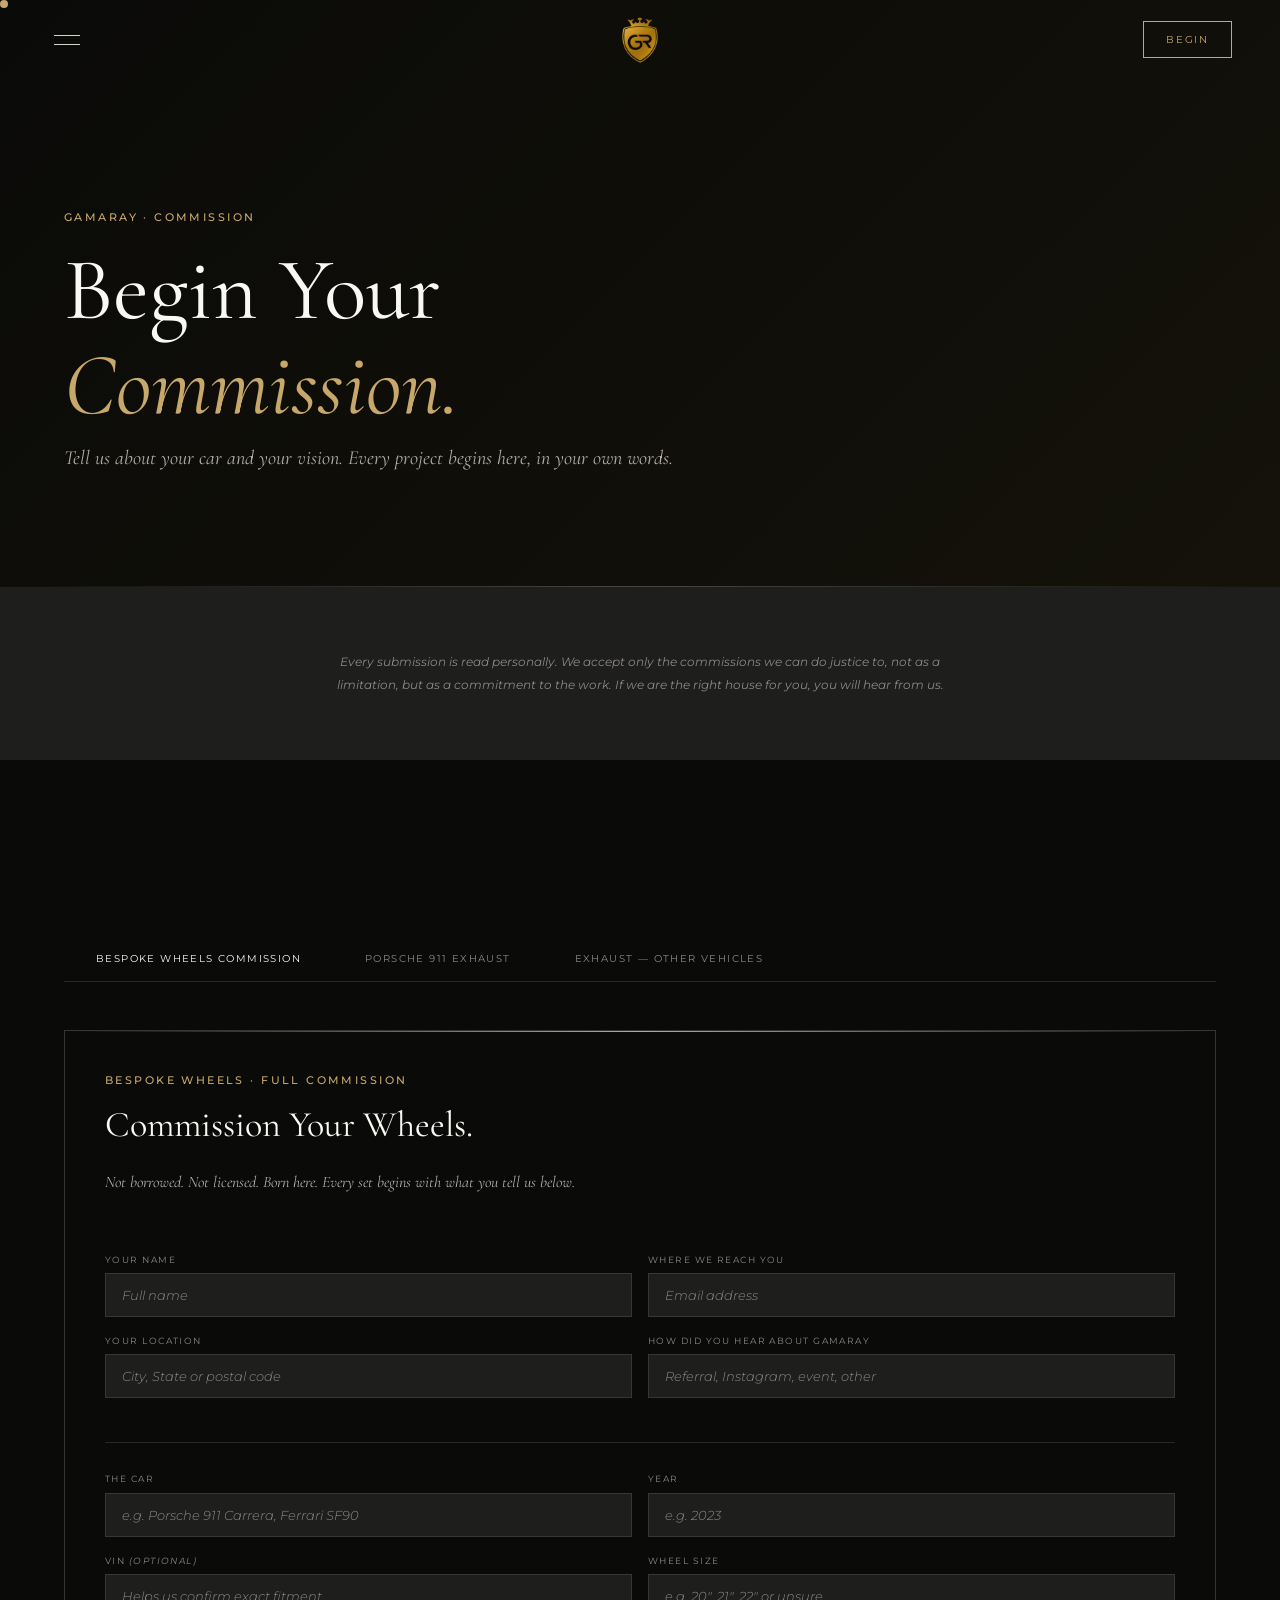
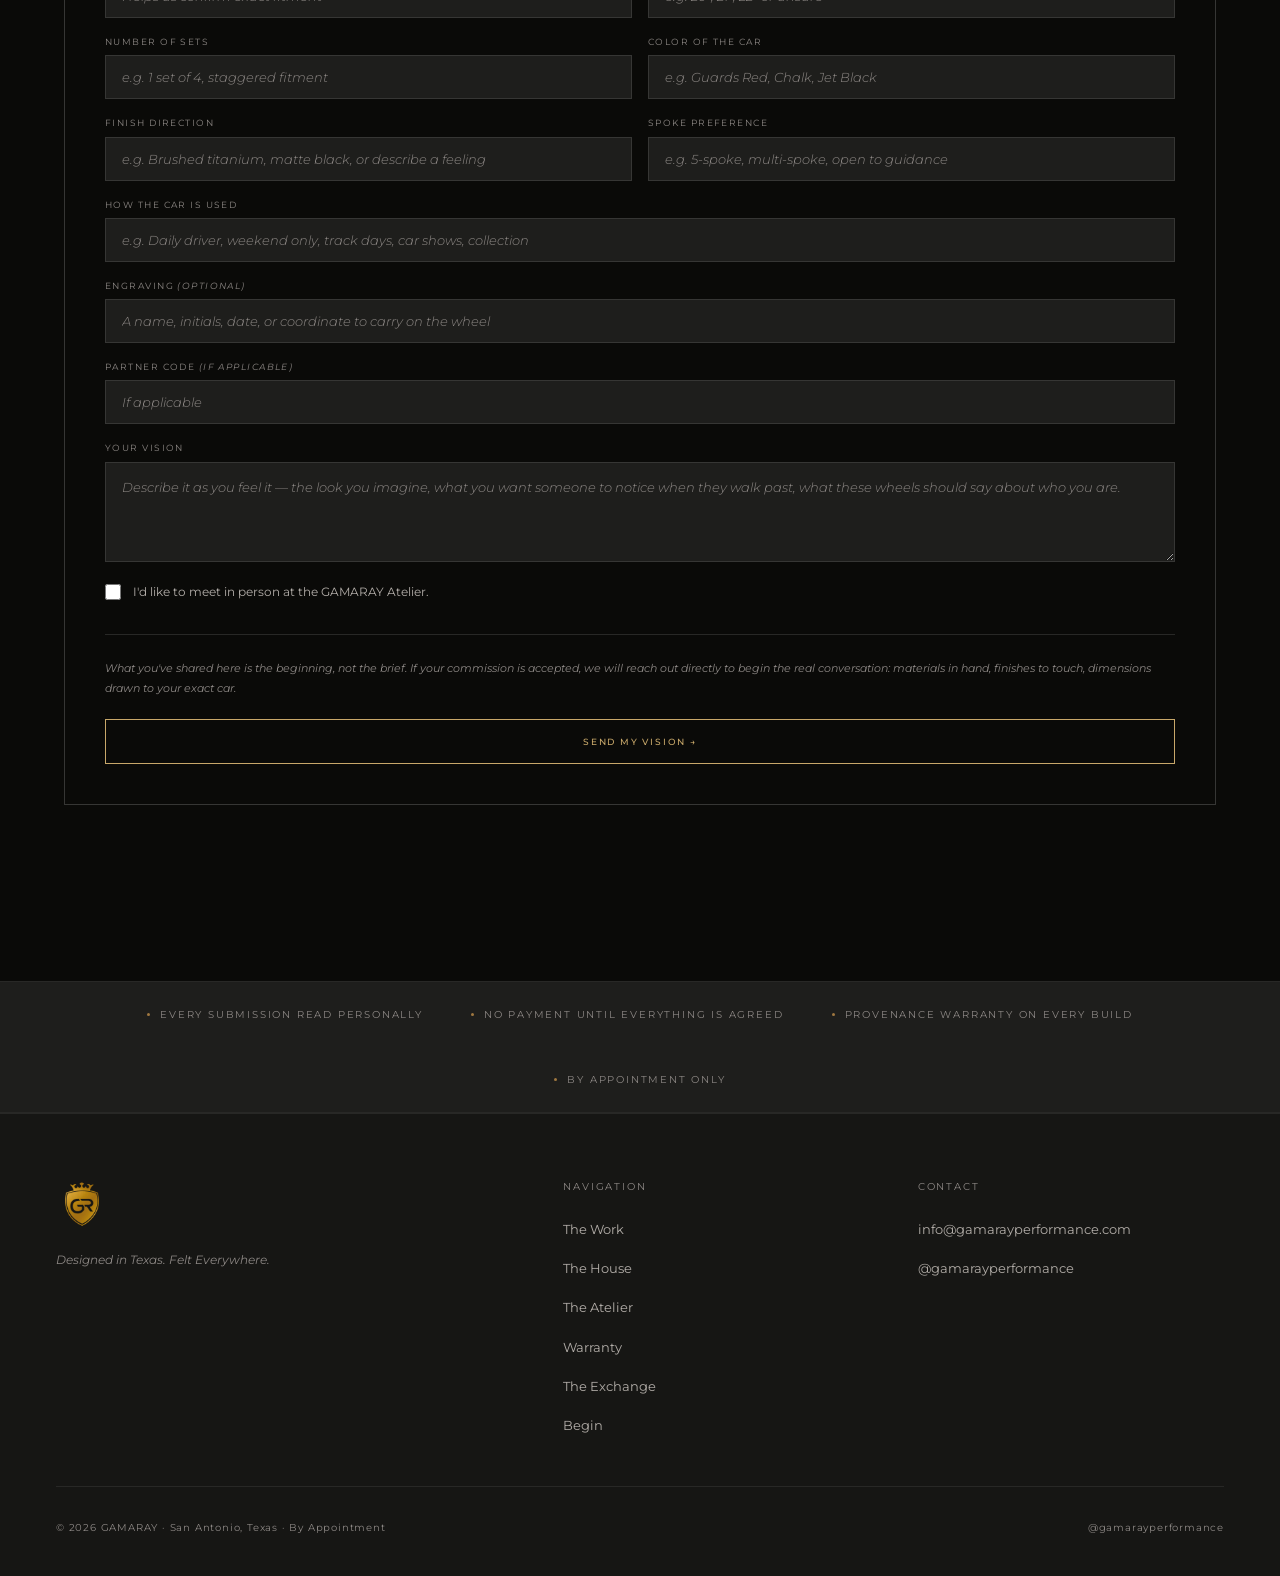
<file: begin.html>
<!DOCTYPE html>
<html lang="en">
<head>
<meta charset="UTF-8">
<meta name="viewport" content="width=device-width, initial-scale=1.0">
<title>Begin Your Commission — GAMARAY</title>
<meta name="description" content="Begin your GAMARAY commission. Tell us about your car and your vision. Every project begins with a conversation — signature wheels, bespoke exhaust, and refinements for the world's finest European machines.">
<link rel="icon" href="favicon.svg" type="image/svg+xml">
<link rel="preconnect" href="https://fonts.googleapis.com">
<link rel="preconnect" href="https://fonts.gstatic.com" crossorigin>
<link rel="preload" as="style" href="https://fonts.googleapis.com/css2?family=Cormorant+Garamond:ital,wght@0,300;0,400;0,500;1,300;1,400&family=Montserrat:wght@200;300;400;500;600&display=swap">
<link rel="stylesheet" href="https://fonts.googleapis.com/css2?family=Cormorant+Garamond:ital,wght@0,300;0,400;0,500;1,300;1,400&family=Montserrat:wght@200;300;400;500;600&display=swap" media="print" onload="this.media='all'">
<link rel="stylesheet" href="css/gamaray.css?v=10">
<style>
.gmr-form-section {
  border: 1px solid var(--b2);
  margin-bottom: 3rem;
  position: relative;
  overflow: hidden;
}
.gmr-form-section::before {
  content: '';
  position: absolute; top: 0; left: 0; right: 0;
  height: 1px;
  background: linear-gradient(90deg, transparent, var(--gold), transparent);
}
.gmr-form-section-header {
  padding: 2.5rem 2.5rem 0;
}
.gmr-form-section-body {
  padding: 2rem 2.5rem 2.5rem;
}
.gmr-form-divider {
  border: none;
  border-top: 1px solid var(--b1);
  margin: 1.75rem 0;
}
.gmr-checkbox-field {
  display: flex; align-items: center; gap: 12px;
  font-size: 12px; color: var(--t3); margin-top: 1.25rem;
  cursor: pointer;
}
.gmr-checkbox-field input[type="checkbox"] {
  width: 16px; height: 16px;
  accent-color: var(--gold); cursor: pointer;
  flex-shrink: 0;
}
</style>
</head>
<body>
<div id="gmr-loader"><div class="loader-wordmark"><img src="img/logo.png" alt="GAMARAY"></div></div>
<div id="gmr-cursor"></div>
<div id="gmr-progress"></div>
<nav id="gmr-nav">
  <button class="gmr-hamburger" id="gmr-hamburger" aria-label="Open menu"><span></span><span></span></button>
  <a href="index.html" class="gmr-nav-logo"><img src="img/logo.png" alt="GAMARAY"></a>
  <a href="begin.html" class="gmr-nav-cta active">Begin</a>
</nav>
<div id="gmr-nav-backdrop"></div>
<div id="gmr-mobile-menu">
  <button class="gmr-menu-close" id="gmr-menu-close">✕</button>
  <a href="the-work.html">The Work</a>
  <a href="the-house.html">The House</a>
  <a href="the-atelier.html">The Atelier</a>
  <a href="warranty.html">Warranty</a>
  <a href="exchange.html">The Exchange</a>
  <a href="begin.html">Begin</a>
</div>

<div class="gmr-page-hero">
  <div style="position:absolute;inset:0;background:linear-gradient(135deg,#0A0A08,#14120A)"></div>
  <div style="position:relative;z-index:1">
    <span class="gmr-eyebrow">GAMARAY · Commission</span>
    <h1 class="gmr-heading" style="font-size:clamp(48px,7vw,88px);margin-bottom:.5rem">Begin Your<br><em>Commission.</em></h1>
    <p style="font-family:var(--serif);font-size:clamp(14px,2vw,20px);font-style:italic;color:var(--t3)">Tell us about your car and your vision. Every project begins here, in your own words.</p>
  </div>
</div>

<!-- Disclaimer -->
<section class="gmr-section gmr-section-s1" style="padding-top:4rem;padding-bottom:4rem">
  <div class="reveal" style="max-width:640px;margin:0 auto;text-align:center">
    <p style="font-size:12px;color:var(--t4);font-style:italic;line-height:1.9">Every submission is read personally. We accept only the commissions we can do justice to, not as a limitation, but as a commitment to the work. If we are the right house for you, you will hear from us.</p>
  </div>
</section>

<section class="gmr-section gmr-section-black">
  <div class="gmr-tabs">
    <div class="gmr-tab-nav">
      <button class="gmr-tab-btn active" data-tab="wheels">Bespoke Wheels Commission</button>
      <button class="gmr-tab-btn" data-tab="exhaust-porsche">Porsche 911 Exhaust</button>
      <button class="gmr-tab-btn" data-tab="exhaust-other">Exhaust — Other Vehicles</button>
    </div>

    <!-- ── WHEELS FORM ── -->
    <div class="gmr-tab-panel active" data-tab-panel="wheels">
      <div class="gmr-form-section reveal">
        <div class="gmr-form-section-header">
          <span class="gmr-eyebrow">Bespoke Wheels · Full Commission</span>
          <h2 class="gmr-heading" style="font-size:clamp(24px,3vw,36px)">Commission Your Wheels.</h2>
          <p style="font-family:var(--serif);font-size:16px;font-style:italic;color:var(--t3);margin-bottom:1.5rem">Not borrowed. Not licensed. Born here. Every set begins with what you tell us below.</p>
        </div>
        <div class="gmr-form-section-body">
          <form class="gmr-form">
            <div class="gmr-fields-two">
              <div class="gmr-field"><label>Your Name</label><input type="text" placeholder="Full name" required></div>
              <div class="gmr-field"><label>Where We Reach You</label><input type="email" placeholder="Email address" required></div>
            </div>
            <div class="gmr-fields-two">
              <div class="gmr-field"><label>Your Location</label><input type="text" placeholder="City, State or postal code"></div>
              <div class="gmr-field"><label>How Did You Hear About GAMARAY</label><input type="text" placeholder="Referral, Instagram, event, other"></div>
            </div>
            <hr class="gmr-form-divider">
            <div class="gmr-fields-two">
              <div class="gmr-field"><label>The Car</label><input type="text" placeholder="e.g. Porsche 911 Carrera, Ferrari SF90" required></div>
              <div class="gmr-field"><label>Year</label><input type="text" placeholder="e.g. 2023"></div>
            </div>
            <div class="gmr-fields-two">
              <div class="gmr-field"><label>VIN <span style="color:var(--t4);font-style:italic">(optional)</span></label><input type="text" placeholder="Helps us confirm exact fitment"></div>
              <div class="gmr-field"><label>Wheel Size</label><input type="text" placeholder="e.g. 20&quot;, 21&quot;, 22&quot; or unsure"></div>
            </div>
            <div class="gmr-fields-two">
              <div class="gmr-field"><label>Number of Sets</label><input type="text" placeholder="e.g. 1 set of 4, staggered fitment"></div>
              <div class="gmr-field"><label>Color of the Car</label><input type="text" placeholder="e.g. Guards Red, Chalk, Jet Black"></div>
            </div>
            <div class="gmr-fields-two">
              <div class="gmr-field"><label>Finish Direction</label><input type="text" placeholder="e.g. Brushed titanium, matte black, or describe a feeling"></div>
              <div class="gmr-field"><label>Spoke Preference</label><input type="text" placeholder="e.g. 5-spoke, multi-spoke, open to guidance"></div>
            </div>
            <div class="gmr-field"><label>How the Car Is Used</label><input type="text" placeholder="e.g. Daily driver, weekend only, track days, car shows, collection"></div>
            <div class="gmr-field"><label>Engraving <span style="color:var(--t4);font-style:italic">(optional)</span></label><input type="text" placeholder="A name, initials, date, or coordinate to carry on the wheel"></div>
            <div class="gmr-field"><label>Partner Code <span style="color:var(--t4);font-style:italic">(if applicable)</span></label><input type="text" placeholder="If applicable"></div>
            <div class="gmr-field">
              <label>Your Vision</label>
              <textarea placeholder="Describe it as you feel it — the look you imagine, what you want someone to notice when they walk past, what these wheels should say about who you are."></textarea>
            </div>
            <label class="gmr-checkbox-field"><input type="checkbox"> I'd like to meet in person at the GAMARAY Atelier.</label>
            <div style="margin-top:2rem;padding-top:1.5rem;border-top:1px solid var(--b1)">
              <p style="font-size:11px;color:var(--t4);font-style:italic;line-height:1.8;margin-bottom:1.25rem">What you've shared here is the beginning, not the brief. If your commission is accepted, we will reach out directly to begin the real conversation: materials in hand, finishes to touch, dimensions drawn to your exact car.</p>
              <button type="submit" class="btn-gold" style="width:100%;text-align:center;padding:16px">Send My Vision →</button>
            </div>
          </form>
          <div class="gmr-form-confirm" style="display:none;padding:3rem 0;text-align:center">
            <p style="font-family:var(--serif);font-size:24px;font-weight:300;color:var(--t1);margin-bottom:1rem">We have received your commission request.</p>
            <p style="font-size:12px;color:var(--t3);font-style:italic;line-height:1.9;max-width:400px;margin:0 auto">Every submission is read by our team directly. If we are the right house for you, you will hear from us, personally.</p>
          </div>
        </div>
      </div>
    </div>

    <!-- ── PORSCHE 911 EXHAUST ── -->
    <div class="gmr-tab-panel" data-tab-panel="exhaust-porsche">
      <div class="gmr-form-section reveal" style="border:none;margin-bottom:0">
        <div class="gmr-form-section-header">
          <span class="gmr-eyebrow">Porsche 911 · Exhaust Commission</span>
          <h2 class="gmr-heading" style="font-size:clamp(24px,3vw,36px)">Configure Your System.</h2>
          <p style="font-family:var(--serif);font-size:16px;font-style:italic;color:var(--t3);margin-bottom:.25rem">Select platform, material, scope, and finish. Your configuration travels with your inquiry.</p>
        </div>
      </div>
      <div class="gmr-configurator-wrap">
        <iframe data-src="exhaust-configurator.html?v=3" title="GAMARAY Porsche Exhaust Configurator" loading="lazy"></iframe>
      </div>
    </div>

    <!-- ── EXHAUST OTHER VEHICLES ── -->
    <div class="gmr-tab-panel" data-tab-panel="exhaust-other">
      <div class="gmr-form-section reveal">
        <div class="gmr-form-section-header">
          <span class="gmr-eyebrow">Exhaust · All Other Vehicles</span>
          <h2 class="gmr-heading" style="font-size:clamp(24px,3vw,36px)">Commission Your Exhaust.</h2>
          <p style="font-family:var(--serif);font-size:16px;font-style:italic;color:var(--t3);margin-bottom:.5rem">The voice is part of the character. Before we build anything, we listen.</p>
          <p style="font-size:11px;color:var(--t4);font-style:italic;margin-bottom:1.5rem">For Ferrari, Lamborghini, Rolls-Royce, McLaren, Bentley, Aston Martin, and others. Every commission begins with a conversation, tell us about your car below.</p>
        </div>
        <div class="gmr-form-section-body">
          <form class="gmr-form">
            <div class="gmr-fields-two">
              <div class="gmr-field"><label>Your Name</label><input type="text" placeholder="Full name" required></div>
              <div class="gmr-field"><label>Where We Reach You</label><input type="email" placeholder="Email address" required></div>
            </div>
            <div class="gmr-fields-two">
              <div class="gmr-field"><label>Your Location</label><input type="text" placeholder="City, State"></div>
              <div class="gmr-field"><label>Year</label><input type="text" placeholder="e.g. 2022"></div>
            </div>
            <div class="gmr-field"><label>The Car</label><input type="text" placeholder="e.g. Ferrari 812 Competizione, Lamborghini Huracán Tecnica" required></div>
            <div class="gmr-field"><label>VIN <span style="color:var(--t4);font-style:italic">(optional)</span></label><input type="text" placeholder="Confirms fitment compatibility"></div>
            <hr class="gmr-form-divider">
            <div class="gmr-fields-two">
              <div class="gmr-field"><label>Material Preference</label><input type="text" placeholder="e.g. Titanium, Stainless Steel, or unsure"></div>
              <div class="gmr-field"><label>Tip Finish</label><input type="text" placeholder="e.g. Brushed, polished, ceramic black, carbon"></div>
            </div>
            <div class="gmr-fields-two">
              <div class="gmr-field"><label>Sound Direction</label><input type="text" placeholder="e.g. Aggressive, refined, somewhere between"></div>
              <div class="gmr-field"><label>How the Car Is Used</label><input type="text" placeholder="e.g. Daily, weekend, track, collection"></div>
            </div>
            <div class="gmr-field"><label>Engraving <span style="color:var(--t4);font-style:italic">(optional)</span></label><input type="text" placeholder="A name, initials, or date on the system"></div>
            <div class="gmr-field"><label>Partner Code <span style="color:var(--t4);font-style:italic">(if applicable)</span></label><input type="text" placeholder="If applicable"></div>
            <div class="gmr-field">
              <label>Your Vision</label>
              <textarea placeholder="Describe what you want: what it should sound like at idle, at full throttle, what you want to feel when you start the car in the morning. Any detail helps."></textarea>
            </div>
            <label class="gmr-checkbox-field"><input type="checkbox"> I'd like to meet in person at the GAMARAY Atelier.</label>
            <div style="margin-top:2rem;padding-top:1.5rem;border-top:1px solid var(--b1)">
              <button type="submit" class="btn-gold" style="width:100%;text-align:center;padding:16px">Send My Vision →</button>
            </div>
          </form>
          <div class="gmr-form-confirm" style="display:none;padding:3rem 0;text-align:center">
            <p style="font-family:var(--serif);font-size:24px;font-weight:300;color:var(--t1);margin-bottom:1rem">Your inquiry has been received.</p>
            <p style="font-size:12px;color:var(--t3);font-style:italic;line-height:1.9;max-width:440px;margin:0 auto">We will review your details and be in touch directly, with questions, a proposal, or an invitation to visit the atelier.</p>
          </div>
        </div>
      </div>
    </div>
  </div>
</section>

<div class="gmr-trust-strip">
  <div class="gmr-trust-item"><span class="gmr-trust-dot"></span>Every Submission Read Personally</div>
  <div class="gmr-trust-item"><span class="gmr-trust-dot"></span>No Payment Until Everything Is Agreed</div>
  <div class="gmr-trust-item"><span class="gmr-trust-dot"></span>Provenance Warranty on Every Build</div>
  <div class="gmr-trust-item"><span class="gmr-trust-dot"></span>By Appointment Only</div>
</div>

<footer id="gmr-footer">
  <div class="gmr-footer-grid">
    <div>
      <a href="index.html" class="gmr-footer-logo"><img src="img/logo.png" alt="GAMARAY"></a>
      <p class="gmr-footer-tagline">Designed in Texas. Felt Everywhere.</p>
    </div>
    <div>
      <span class="gmr-footer-heading">Navigation</span>
      <ul class="gmr-footer-links">
        <li><a href="the-work.html">The Work</a></li>
        <li><a href="the-house.html">The House</a></li>
        <li><a href="the-atelier.html">The Atelier</a></li>
        <li><a href="warranty.html">Warranty</a></li>
        <li><a href="exchange.html">The Exchange</a></li>
        <li><a href="begin.html">Begin</a></li>
      </ul>
    </div>
    <div>
      <span class="gmr-footer-heading">Contact</span>
      <ul class="gmr-footer-links">
        <li><a href="mailto:info@gamarayperformance.com">info@gamarayperformance.com</a></li>
        <li><a href="https://www.instagram.com/gamarayperformance/" target="_blank" rel="noopener">@gamarayperformance</a></li>
      </ul>
    </div>
  </div>
  <div class="gmr-footer-bottom">
    <span>© 2026 GAMARAY · San Antonio, Texas · By Appointment</span>
    <a href="https://www.instagram.com/gamarayperformance/" target="_blank" rel="noopener" style="color:var(--t4);transition:color .2s" onmouseover="this.style.color='var(--t1)'" onmouseout="this.style.color='var(--t4)'">@gamarayperformance</a>
  </div>
</footer>
<script src="js/gamaray.js?v=9"></script>
<script>
(function () {
  var iframe = document.querySelector('.gmr-configurator-wrap iframe[data-src]');
  if (!iframe) return;
  var observer = new IntersectionObserver(function (entries) {
    if (entries[0].isIntersecting) { iframe.src = iframe.dataset.src; observer.disconnect(); }
  }, { rootMargin: '200px' });
  observer.observe(iframe);
})();
</script>
</body>
</html>
</file>
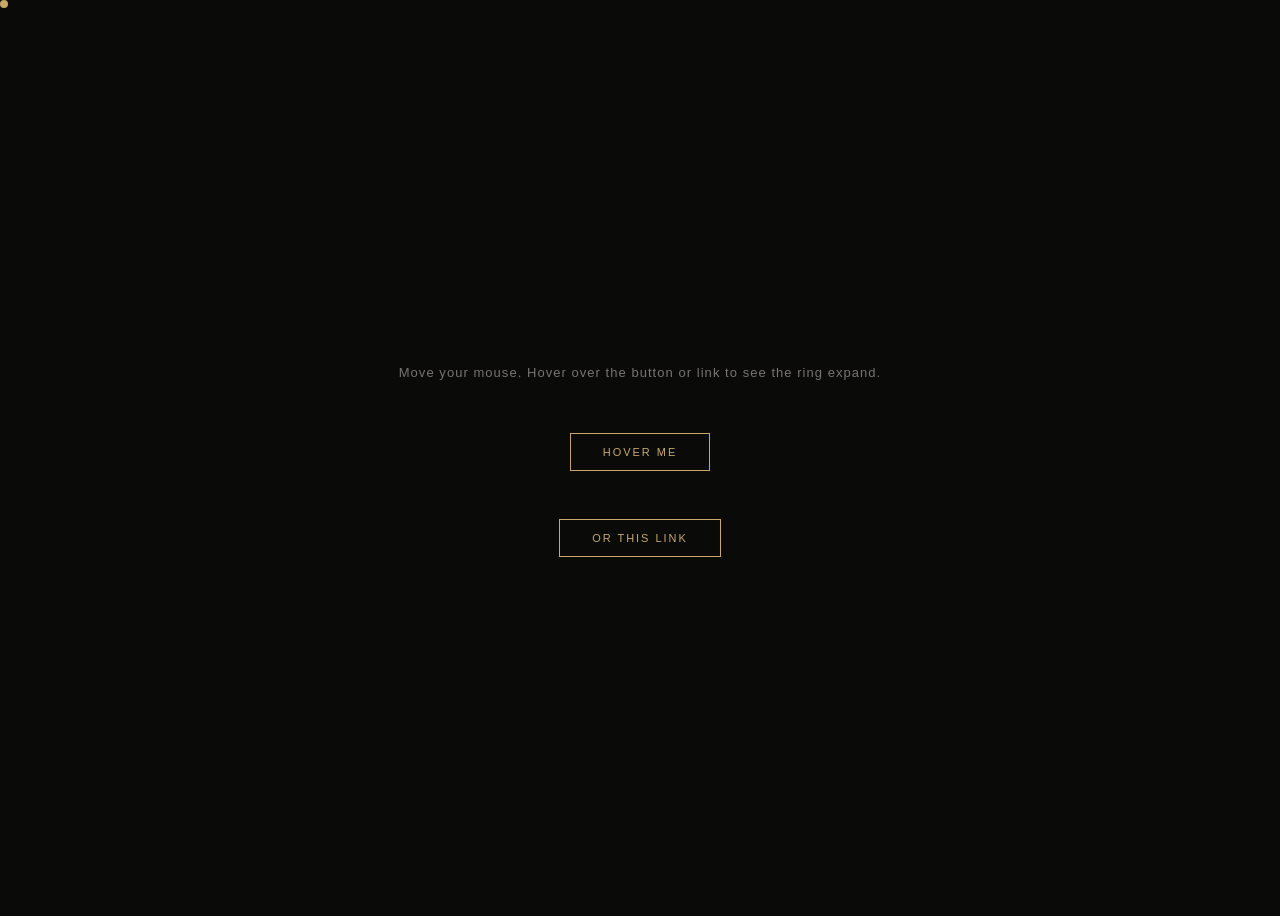
<file: dot-cursor.html>
<!DOCTYPE html>
<html lang="en">
<head>
<meta charset="UTF-8">
<meta name="viewport" content="width=device-width, initial-scale=1.0">
<title>GAMARAY · Dot Cursor</title>
<style>

/* ── PASTE THIS IN YOUR <head> ── */

* { cursor: none; }
@media (pointer: coarse) { * { cursor: auto; } #gmr-cursor { display: none; } }

#gmr-cursor {
  position: fixed;
  pointer-events: none;
  z-index: 9999;
  width: 8px;
  height: 8px;
  background: #C8A86A;
  border-radius: 50%;
  top: 0;
  left: 0;
  transition: background .15s, opacity .25s;
  will-change: transform;
}
#gmr-cursor.expanded { background: transparent; }
#gmr-cursor::after {
  content: '';
  position: absolute;
  inset: -18px;
  border-radius: 50%;
  border: 1px solid #C8A86A;
  opacity: 0;
  transform: scale(0.6);
  transition: opacity .2s, transform .2s;
  pointer-events: none;
}
#gmr-cursor.expanded::after {
  opacity: 1;
  transform: scale(1);
}

/* ── Demo page styles (not part of cursor — delete these) ── */
body {
  background: #0A0A08;
  color: #F0EDE8;
  font-family: 'Montserrat', sans-serif;
  min-height: 100vh;
  display: flex;
  flex-direction: column;
  align-items: center;
  justify-content: center;
  gap: 2rem;
  text-align: center;
}
p { font-size: 13px; letter-spacing: .08em; color: #787470; }
a, button {
  display: inline-block;
  padding: .75rem 2rem;
  border: 1px solid #C8A86A;
  color: #C8A86A;
  font-size: 11px;
  letter-spacing: .18em;
  text-transform: uppercase;
  text-decoration: none;
  background: none;
  font-family: inherit;
  margin: .5rem;
}
</style>
</head>
<body>

<!-- ── PASTE THIS RIGHT AFTER <body> OPENS ── -->
<div id="gmr-cursor"></div>

<!-- Demo content -->
<p>Move your mouse. Hover over the button or link to see the ring expand.</p>
<button>Hover Me</button>
<a href="#">Or This Link</a>

<!-- ── PASTE THIS RIGHT BEFORE </body> CLOSES ── -->
<script>
(function() {
  var cursor = document.getElementById('gmr-cursor');
  if (!cursor || window.matchMedia('(pointer: coarse)').matches) return;
  document.addEventListener('mousemove', function(e) {
    cursor.style.transform = 'translate(' + e.clientX + 'px, ' + e.clientY + 'px) translate(-50%, -50%)';
  }, { passive: true });
  document.addEventListener('mouseleave', function() { cursor.style.opacity = '0'; });
  document.addEventListener('mouseenter', function() { cursor.style.opacity = '1'; });
  document.addEventListener('mouseover', function(e) {
    if (e.target.matches('a, button')) cursor.classList.add('expanded');
  });
  document.addEventListener('mouseout', function(e) {
    if (e.target.matches('a, button')) cursor.classList.remove('expanded');
  });
})();
</script>

</body>
</html>
</file>
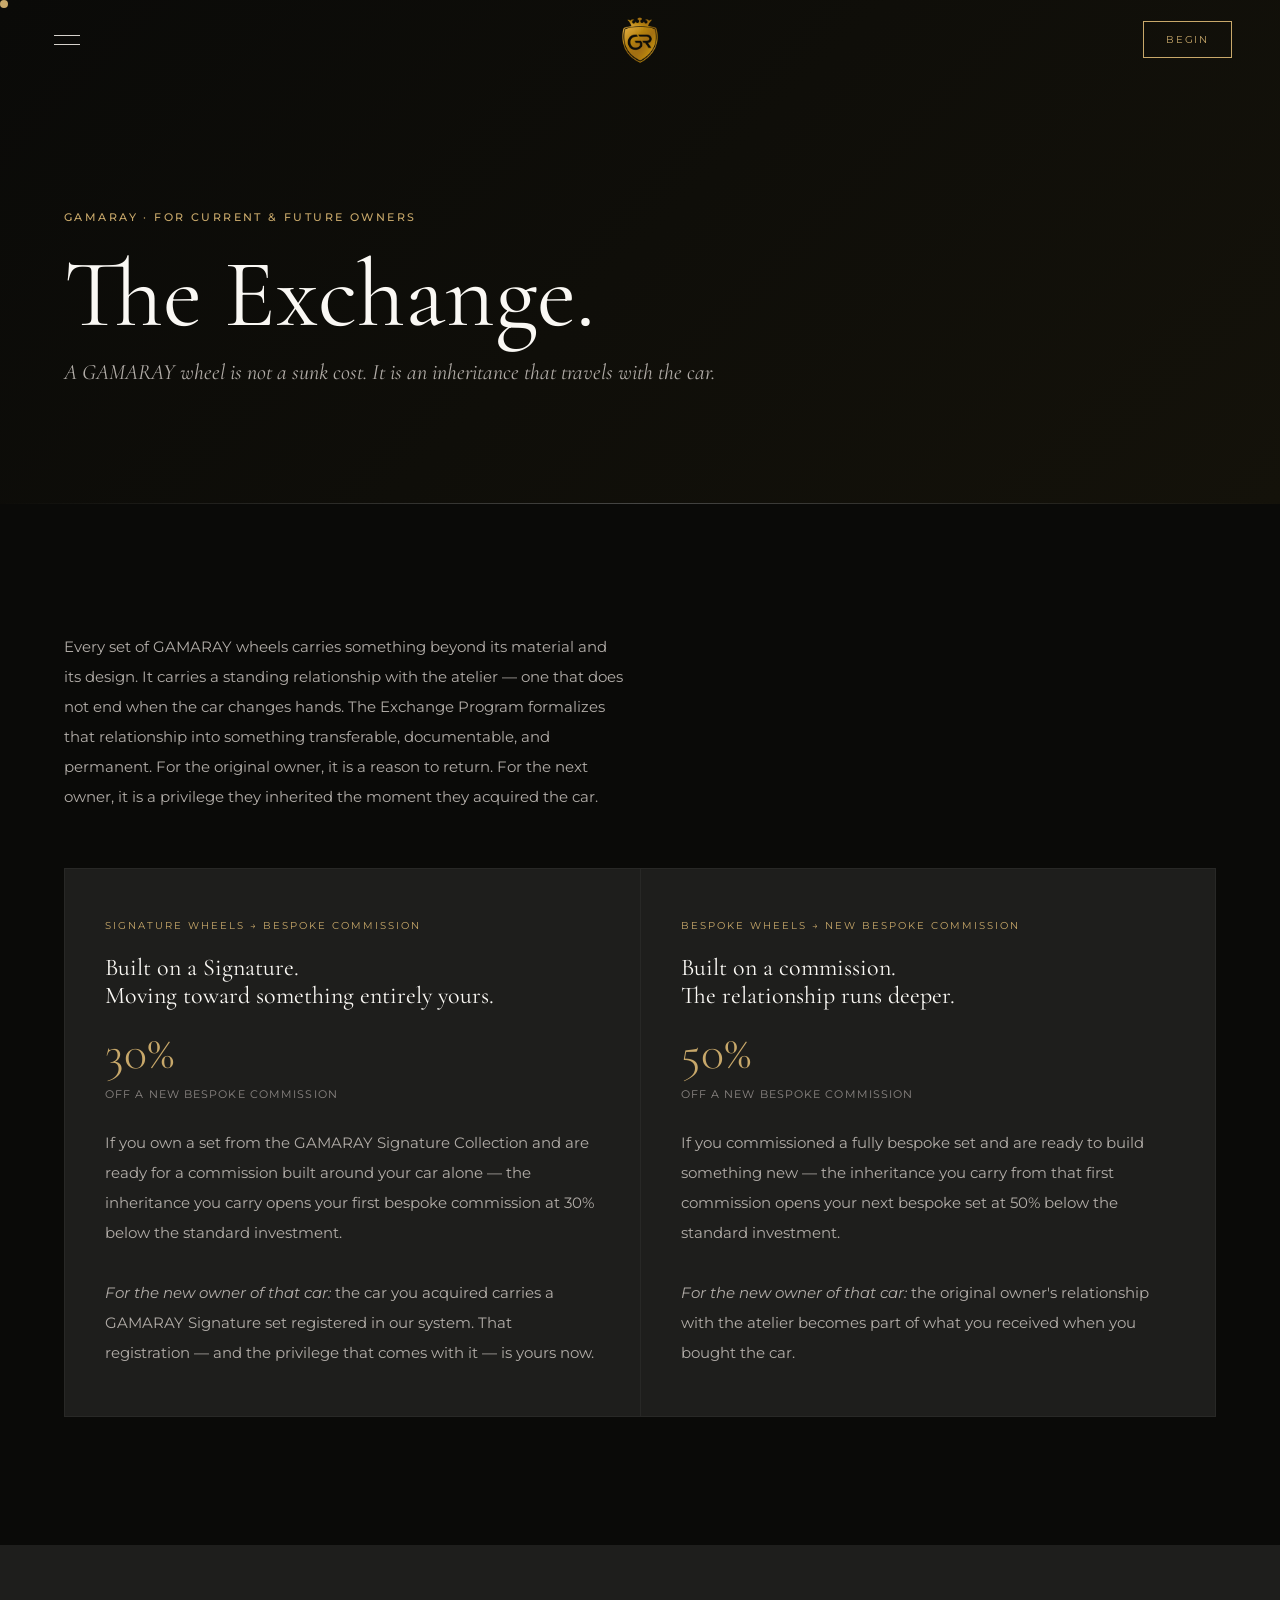
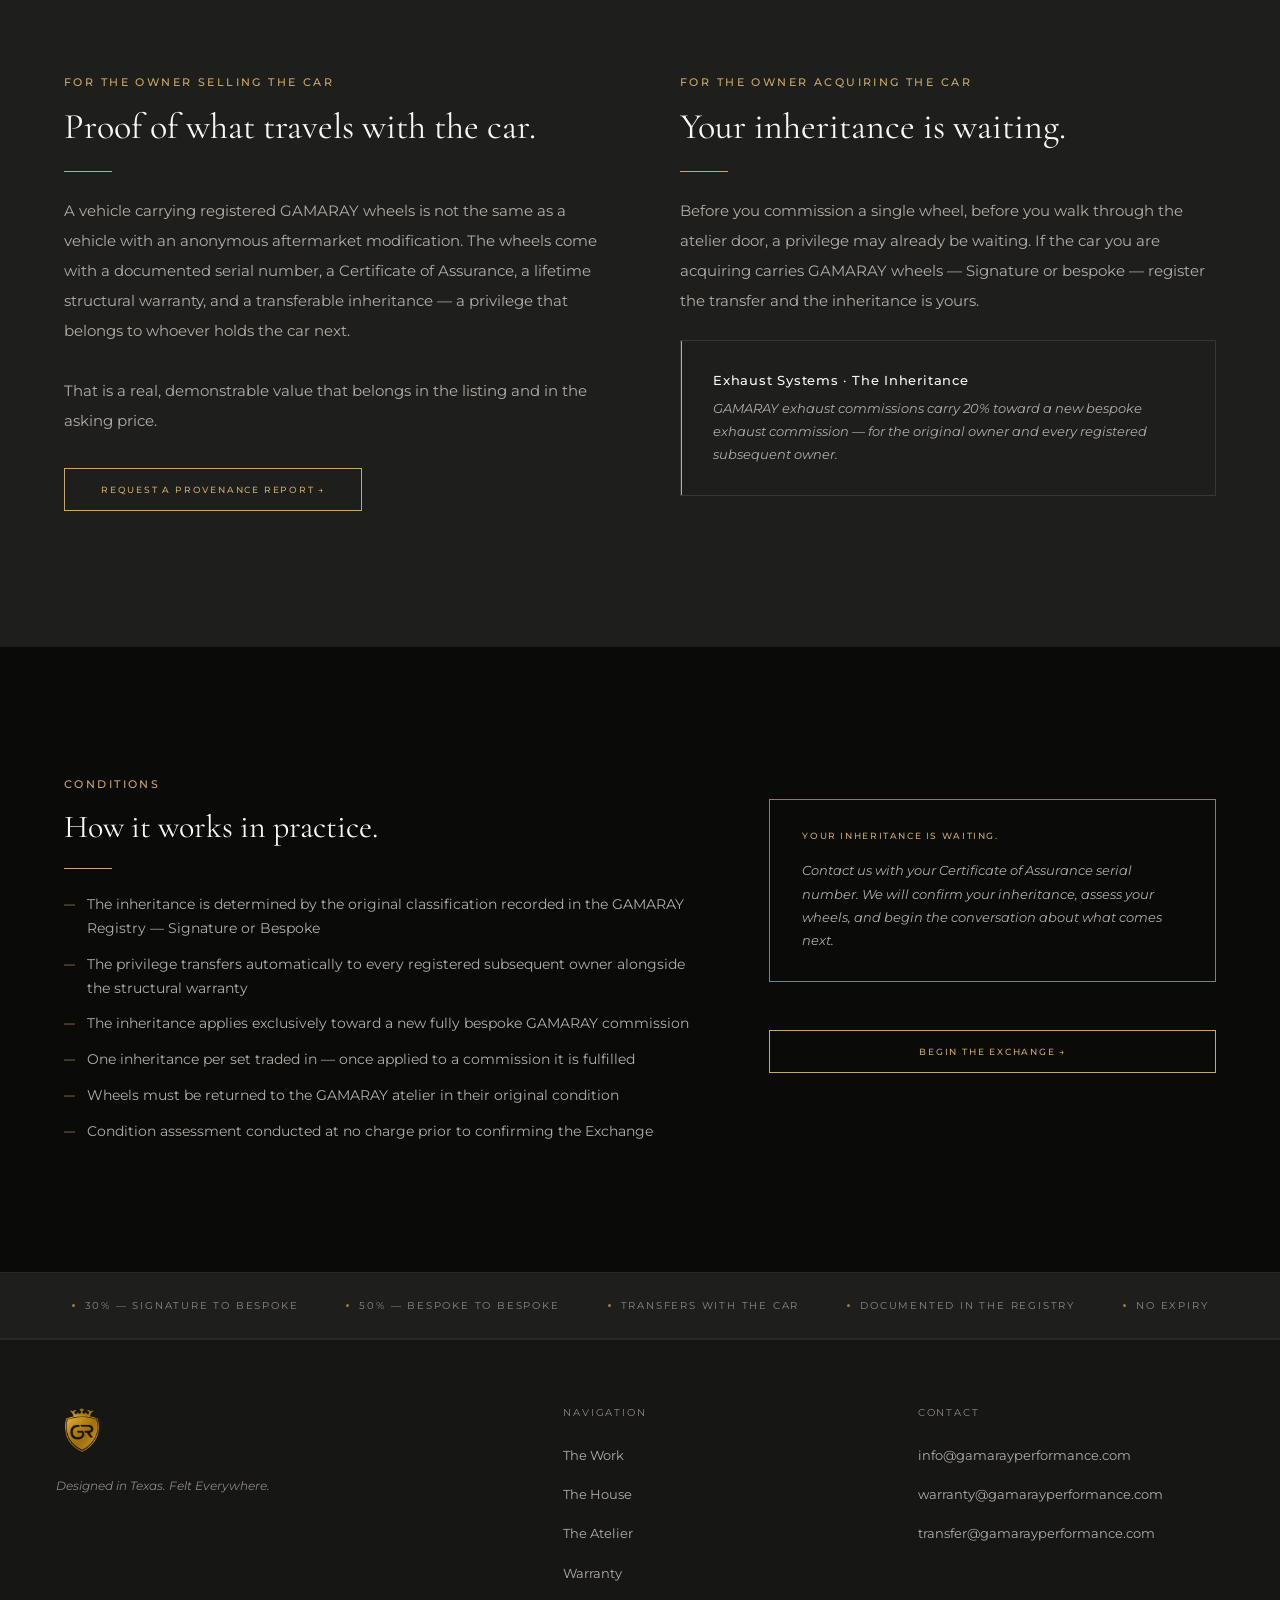
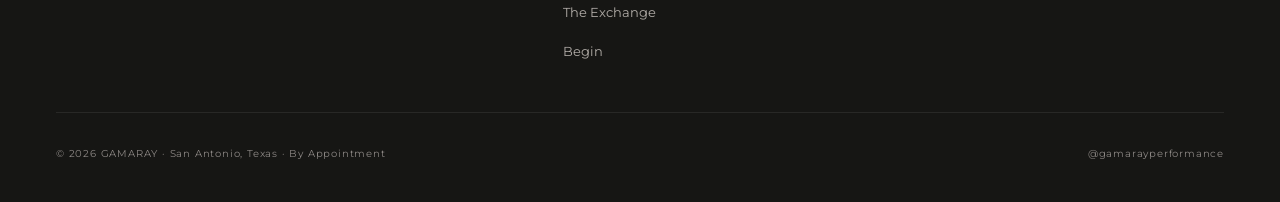
<file: exchange.html>
<!DOCTYPE html>
<html lang="en">
<head>
<meta charset="UTF-8">
<meta name="viewport" content="width=device-width, initial-scale=1.0">
<title>The Exchange — GAMARAY</title>
<meta name="description" content="The GAMARAY Exchange Program — your wheels carry an inheritance. 30% toward a bespoke commission from a Signature set. 50% from a bespoke commission. A privilege that travels with the car.">
<link rel="icon" href="favicon.svg" type="image/svg+xml">
<link rel="preconnect" href="https://fonts.googleapis.com">
<link rel="preconnect" href="https://fonts.gstatic.com" crossorigin>
<link rel="preload" as="style" href="https://fonts.googleapis.com/css2?family=Cormorant+Garamond:ital,wght@0,300;0,400;0,500;1,300;1,400&family=Montserrat:wght@200;300;400;500;600&display=swap">
<link rel="stylesheet" href="https://fonts.googleapis.com/css2?family=Cormorant+Garamond:ital,wght@0,300;0,400;0,500;1,300;1,400&family=Montserrat:wght@200;300;400;500;600&display=swap" media="print" onload="this.media='all'">
<link rel="stylesheet" href="css/gamaray.css?v=10">
</head>
<body>
<div id="gmr-loader"><div class="loader-wordmark"><img src="img/logo.png" alt="GAMARAY"></div></div>
<div id="gmr-cursor"></div>
<div id="gmr-progress"></div>
<nav id="gmr-nav">
  <button class="gmr-hamburger" id="gmr-hamburger" aria-label="Open menu"><span></span><span></span></button>
  <a href="index.html" class="gmr-nav-logo"><img src="img/logo.png" alt="GAMARAY"></a>
  <a href="begin.html" class="gmr-nav-cta">Begin</a>
</nav>
<div id="gmr-nav-backdrop"></div>
<div id="gmr-mobile-menu">
  <button class="gmr-menu-close" id="gmr-menu-close">✕</button>
  <a href="the-work.html">The Work</a>
  <a href="the-house.html">The House</a>
  <a href="the-atelier.html">The Atelier</a>
  <a href="warranty.html">Warranty</a>
  <a href="exchange.html">The Exchange</a>
  <a href="begin.html">Begin</a>
</div>

<div class="gmr-page-hero">
  <div style="position:absolute;inset:0;background:linear-gradient(135deg,#0A0A08,#14120A)"></div>
  <div style="position:relative;z-index:1">
    <span class="gmr-eyebrow">GAMARAY · For Current & Future Owners</span>
    <h1 class="gmr-heading" style="font-size:clamp(52px,8vw,96px);margin-bottom:.5rem">The Exchange.</h1>
    <p style="font-family:var(--serif);font-size:clamp(16px,2.5vw,22px);font-style:italic;color:var(--t3)">A GAMARAY wheel is not a sunk cost. It is an inheritance that travels with the car.</p>
  </div>
</div>

<section class="gmr-section gmr-section-black">
  <div class="reveal" style="max-width:680px;margin-bottom:3.5rem">
    <p class="gmr-body">Every set of GAMARAY wheels carries something beyond its material and its design. It carries a standing relationship with the atelier — one that does not end when the car changes hands. The Exchange Program formalizes that relationship into something transferable, documentable, and permanent. For the original owner, it is a reason to return. For the next owner, it is a privilege they inherited the moment they acquired the car.</p>
  </div>

  <div class="gmr-exchange-grid reveal">
    <div class="gmr-exchange-track">
      <span class="gmr-exchange-track-tag">Signature Wheels → Bespoke Commission</span>
      <div class="gmr-exchange-track-name">Built on a Signature.<br>Moving toward something entirely yours.</div>
      <div class="gmr-exchange-pct">30%</div>
      <span class="gmr-exchange-pct-label">Off a new Bespoke commission</span>
      <p class="gmr-body">If you own a set from the GAMARAY Signature Collection and are ready for a commission built around your car alone — the inheritance you carry opens your first bespoke commission at 30% below the standard investment.<br><br>
      <em>For the new owner of that car:</em> the car you acquired carries a GAMARAY Signature set registered in our system. That registration — and the privilege that comes with it — is yours now.</p>
    </div>
    <div class="gmr-exchange-track">
      <span class="gmr-exchange-track-tag">Bespoke Wheels → New Bespoke Commission</span>
      <div class="gmr-exchange-track-name">Built on a commission.<br>The relationship runs deeper.</div>
      <div class="gmr-exchange-pct">50%</div>
      <span class="gmr-exchange-pct-label">Off a new Bespoke commission</span>
      <p class="gmr-body">If you commissioned a fully bespoke set and are ready to build something new — the inheritance you carry from that first commission opens your next bespoke set at 50% below the standard investment.<br><br>
      <em>For the new owner of that car:</em> the original owner's relationship with the atelier becomes part of what you received when you bought the car.</p>
    </div>
  </div>
</section>

<section class="gmr-section gmr-section-s1">
  <div class="gmr-two-col">
    <div class="reveal">
      <span class="gmr-eyebrow">For the Owner Selling the Car</span>
      <h2 class="gmr-heading" style="font-size:clamp(24px,3vw,36px)">Proof of what travels with the car.</h2>
      <div class="gmr-rule"></div>
      <p class="gmr-body">A vehicle carrying registered GAMARAY wheels is not the same as a vehicle with an anonymous aftermarket modification. The wheels come with a documented serial number, a Certificate of Assurance, a lifetime structural warranty, and a transferable inheritance — a privilege that belongs to whoever holds the car next.<br><br>
      That is a real, demonstrable value that belongs in the listing and in the asking price.</p>
      <a href="mailto:warranty@gamarayperformance.com?subject=Provenance Report Request" class="btn-gold" style="margin-top:2rem;display:inline-block">Request a Provenance Report →</a>
    </div>
    <div class="reveal reveal-delay-1">
      <span class="gmr-eyebrow">For the Owner Acquiring the Car</span>
      <h2 class="gmr-heading" style="font-size:clamp(24px,3vw,36px)">Your inheritance is waiting.</h2>
      <div class="gmr-rule"></div>
      <p class="gmr-body">Before you commission a single wheel, before you walk through the atelier door, a privilege may already be waiting. If the car you are acquiring carries GAMARAY wheels — Signature or bespoke — register the transfer and the inheritance is yours.</p>
      <div class="gmr-info-box" style="margin-top:1.5rem">
        <div class="gmr-info-box-title">Exhaust Systems · The Inheritance</div>
        <p class="gmr-info-box-body">GAMARAY exhaust commissions carry 20% toward a new bespoke exhaust commission — for the original owner and every registered subsequent owner.</p>
      </div>
    </div>
  </div>
</section>

<!-- Conditions -->
<section class="gmr-section gmr-section-black">
  <div class="gmr-two-col-wide reveal">
    <div>
      <span class="gmr-eyebrow">Conditions</span>
      <h2 class="gmr-heading" style="font-size:clamp(22px,2.5vw,32px)">How it works in practice.</h2>
      <div class="gmr-rule"></div>
      <ul class="gmr-list">
        <li>The inheritance is determined by the original classification recorded in the GAMARAY Registry — Signature or Bespoke</li>
        <li>The privilege transfers automatically to every registered subsequent owner alongside the structural warranty</li>
        <li>The inheritance applies exclusively toward a new fully bespoke GAMARAY commission</li>
        <li>One inheritance per set traded in — once applied to a commission it is fulfilled</li>
        <li>Wheels must be returned to the GAMARAY atelier in their original condition</li>
        <li>Condition assessment conducted at no charge prior to confirming the Exchange</li>
      </ul>
    </div>
    <div>
      <div class="gmr-info-box gold-border" style="border-color:var(--gold2)">
        <div class="gmr-info-box-title" style="color:var(--gold);font-size:9px;letter-spacing:.18em;text-transform:uppercase;margin-bottom:1rem">Your inheritance is waiting.</div>
        <p class="gmr-info-box-body">Contact us with your Certificate of Assurance serial number. We will confirm your inheritance, assess your wheels, and begin the conversation about what comes next.</p>
      </div>
      <a href="mailto:info@gamarayperformance.com?subject=Exchange Program" class="btn-gold" style="margin-top:1.5rem;display:inline-block;width:100%;text-align:center">Begin the Exchange →</a>
    </div>
  </div>
</section>

<div class="gmr-trust-strip">
  <div class="gmr-trust-item"><span class="gmr-trust-dot"></span>30% — Signature to Bespoke</div>
  <div class="gmr-trust-item"><span class="gmr-trust-dot"></span>50% — Bespoke to Bespoke</div>
  <div class="gmr-trust-item"><span class="gmr-trust-dot"></span>Transfers with the Car</div>
  <div class="gmr-trust-item"><span class="gmr-trust-dot"></span>Documented in the Registry</div>
  <div class="gmr-trust-item"><span class="gmr-trust-dot"></span>No Expiry</div>
</div>

<footer id="gmr-footer">
  <div class="gmr-footer-grid">
    <div>
      <a href="index.html" class="gmr-footer-logo"><img src="img/logo.png" alt="GAMARAY"></a>
      <p class="gmr-footer-tagline">Designed in Texas. Felt Everywhere.</p>
    </div>
    <div>
      <span class="gmr-footer-heading">Navigation</span>
      <ul class="gmr-footer-links">
        <li><a href="the-work.html">The Work</a></li>
        <li><a href="the-house.html">The House</a></li>
        <li><a href="the-atelier.html">The Atelier</a></li>
        <li><a href="warranty.html">Warranty</a></li>
        <li><a href="exchange.html">The Exchange</a></li>
        <li><a href="begin.html">Begin</a></li>
      </ul>
    </div>
    <div>
      <span class="gmr-footer-heading">Contact</span>
      <ul class="gmr-footer-links">
        <li><a href="mailto:info@gamarayperformance.com">info@gamarayperformance.com</a></li>
        <li><a href="mailto:warranty@gamarayperformance.com">warranty@gamarayperformance.com</a></li>
        <li><a href="mailto:transfer@gamarayperformance.com">transfer@gamarayperformance.com</a></li>
      </ul>
    </div>
  </div>
  <div class="gmr-footer-bottom">
    <span>© 2026 GAMARAY · San Antonio, Texas · By Appointment</span>
    <a href="https://www.instagram.com/gamarayperformance/" target="_blank" rel="noopener" style="color:var(--t4);transition:color .2s" onmouseover="this.style.color='var(--t1)'" onmouseout="this.style.color='var(--t4)'">@gamarayperformance</a>
  </div>
</footer>
<script src="js/gamaray.js?v=9"></script>
</body>
</html>
</file>
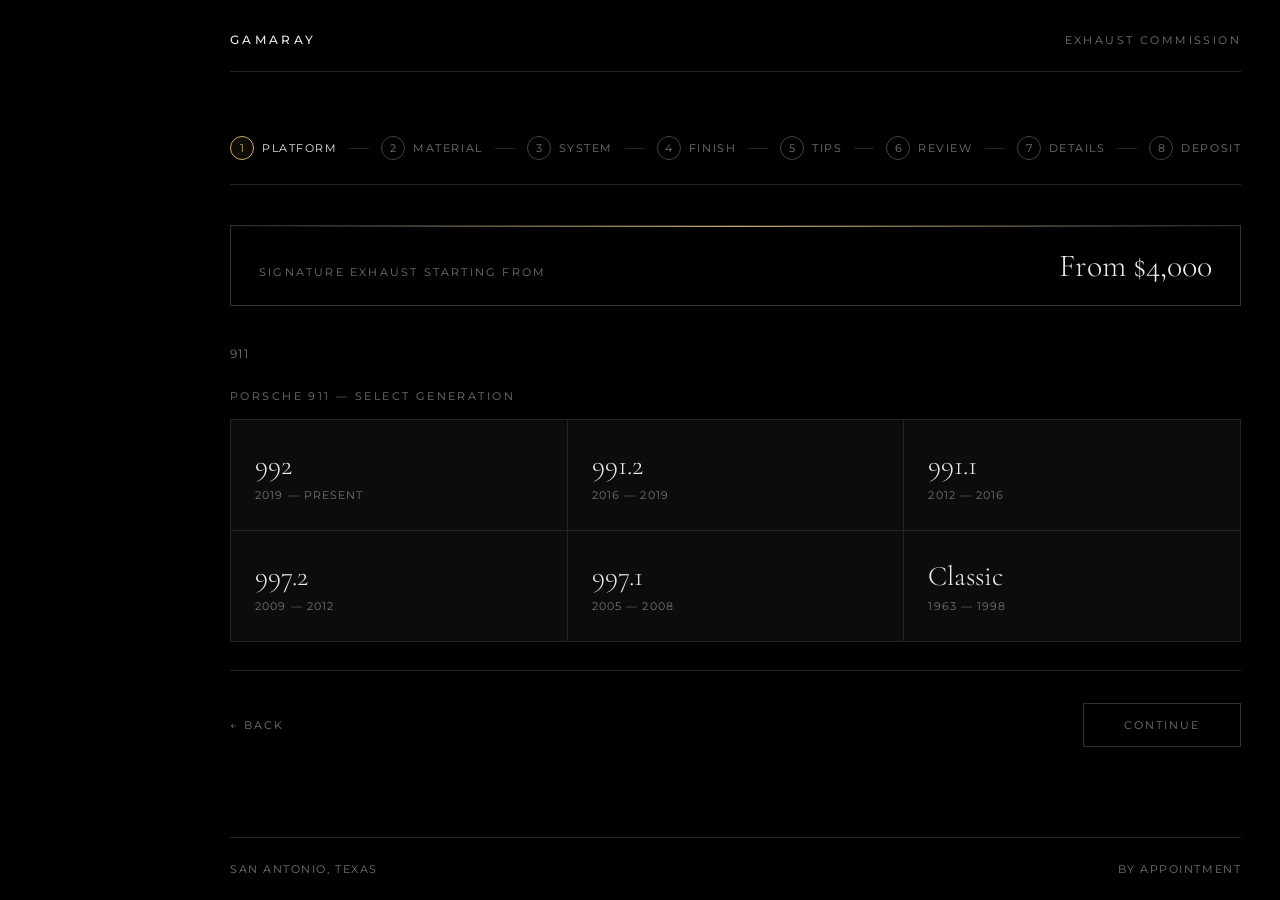
<file: exhaust-configurator copy.html>
<!DOCTYPE html>
<html lang="en">
<head>
<meta charset="UTF-8">
<meta name="viewport" content="width=device-width, initial-scale=1.0">
<title>GAMARAY · Commission</title>
<link rel="preconnect" href="https://fonts.googleapis.com">
<link href="https://fonts.googleapis.com/css2?family=Cormorant+Garamond:ital,wght@0,300;0,400;1,300&family=Montserrat:wght@200;300;400;500&display=swap" rel="stylesheet">
<style>
*,*::before,*::after{box-sizing:border-box;margin:0;padding:0}
:root{
  --bg:#000;--s1:#0C0C0C;--s2:#141414;--s3:#1C1C1C;
  --t1:#F0EDE8;--t2:#B0ACA6;--t3:#787470;
  --b1:#242420;--b2:#323230;--b3:#424240;
  --gold:#C8A86A;--gold2:#A08040;
  --green:#4A8A3A;
}
html,body{height:100%}
body{background:var(--bg);color:var(--t1);font-family:'Montserrat',sans-serif;font-weight:400;min-height:100vh;-webkit-font-smoothing:antialiased;overflow-x:hidden}

/* ── SHELL ── */
.shell{display:grid;grid-template-rows:auto 1fr auto;min-height:100vh;max-width:900px;margin:0 auto;padding:0 2.5rem}

/* ── HEADER ── */
.hdr{display:flex;align-items:center;justify-content:space-between;padding:2rem 0 1.5rem;border-bottom:1px solid var(--b1)}
.wordmark{font-family:'Montserrat',sans-serif;font-size:12px;font-weight:500;letter-spacing:0.28em;color:var(--t1);text-transform:uppercase}
.hdr-right{font-size:11px;letter-spacing:0.22em;text-transform:uppercase;color:var(--t3)}

/* ── STEP RAIL ── */
.step-rail{display:flex;align-items:center;padding:1.5rem 0;border-bottom:1px solid var(--b1);margin-bottom:2.5rem;overflow-x:auto;scrollbar-width:none}
.step-rail::-webkit-scrollbar{display:none}
.sr-item{display:flex;align-items:center;gap:8px;white-space:nowrap}
.sr-num{width:24px;height:24px;border-radius:50%;border:1px solid var(--b3);display:flex;align-items:center;justify-content:center;font-size:11px;font-weight:400;color:var(--t3);transition:all 0.4s ease;flex-shrink:0}
.sr-label{font-size:11px;letter-spacing:0.14em;text-transform:uppercase;color:var(--t3);transition:color 0.4s ease}
.sr-line{flex:1;min-width:20px;height:1px;background:var(--b1);margin:0 12px;position:relative;overflow:hidden}
.sr-line-fill{position:absolute;top:0;left:0;bottom:0;width:0%;background:var(--gold);transition:width 0.6s ease}
.sr-item.active .sr-num{border-color:var(--gold);color:var(--gold);background:rgba(200,168,106,.07)}
.sr-item.active .sr-label{color:var(--t1)}
.sr-item.done .sr-num{border-color:var(--b3);background:var(--b1);color:var(--t2)}
.sr-item.done .sr-label{color:var(--t2)}
.sr-item.done+.sr-line .sr-line-fill{width:100%}

/* ── PRICE PANEL ── */
.price-panel{display:flex;align-items:baseline;justify-content:space-between;padding:20px 28px;border:1px solid var(--b2);margin-bottom:2.5rem;position:relative;overflow:hidden}
.price-panel::before{content:'';position:absolute;top:0;left:0;right:0;height:1px;background:linear-gradient(90deg,transparent,var(--gold),transparent)}
.price-label{font-size:11px;letter-spacing:0.2em;text-transform:uppercase;color:var(--t3)}
.price-value{font-family:'Cormorant Garamond',serif;font-size:32px;font-weight:300;color:var(--t1);transition:opacity 0.3s ease}
.price-value.fade{opacity:0.15}

/* ── LABELS ── */
.sec-label{font-size:11px;letter-spacing:0.22em;text-transform:uppercase;color:var(--t3);margin-bottom:6px;display:block}
.sec-heading{font-family:'Cormorant Garamond',serif;font-size:34px;font-weight:300;color:var(--t1);margin-bottom:1.5rem;line-height:1.15}
p.body{font-size:14px;font-weight:400;color:var(--t2);line-height:1.85;margin-bottom:1.5rem}
.sub-label{font-size:11px;letter-spacing:0.18em;text-transform:uppercase;color:var(--gold);margin:1.5rem 0 0.75rem;display:block;padding-top:1.25rem;border-top:1px solid var(--b1)}

/* ── SERIES GRID ── */
.series-grid{display:grid;grid-template-columns:1fr;gap:1px;background:var(--b1);border:1px solid var(--b1);margin-bottom:1.75rem}
.series-card{background:var(--s1);padding:3rem 2.5rem;cursor:pointer;transition:background 0.3s ease;position:relative;overflow:hidden;display:flex;align-items:center;gap:3rem}
.series-card::after{content:'';position:absolute;bottom:0;left:0;right:0;height:1px;background:var(--gold);transform:scaleX(0);transform-origin:left;transition:transform 0.4s ease}
.series-card:hover{background:var(--s2)}.series-card:hover::after{transform:scaleX(1)}
.series-card.selected{background:var(--s2)}.series-card.selected::after{transform:scaleX(1)}
.series-eyebrow{font-size:11px;letter-spacing:0.2em;text-transform:uppercase;color:var(--t3);margin-bottom:12px;display:block}
.series-name{font-family:'Cormorant Garamond',serif;font-size:52px;font-weight:300;color:var(--t1);line-height:1;margin-bottom:10px}
.series-sub{font-size:12px;letter-spacing:0.12em;color:var(--t3);text-transform:uppercase}
.series-arrow{position:absolute;bottom:2rem;right:2rem;font-size:11px;color:var(--gold);opacity:0;transition:opacity 0.3s,transform 0.3s;transform:translateX(-4px)}
.series-card:hover .series-arrow,.series-card.selected .series-arrow{opacity:1;transform:translateX(0)}

/* ── GEN GRID ── */
.gen-grid{display:grid;grid-template-columns:repeat(3,1fr);gap:1px;background:var(--b1);border:1px solid var(--b1);margin-bottom:1.75rem}
.gen-card{background:var(--s1);padding:1.75rem 1.5rem;cursor:pointer;transition:background 0.25s ease;position:relative}
.gen-card::before{content:'';position:absolute;top:0;left:0;right:0;height:1px;background:var(--gold);transform:scaleX(0);transform-origin:left;transition:transform 0.35s ease}
.gen-card:hover{background:var(--s2)}.gen-card:hover::before{transform:scaleX(1)}
.gen-card.selected{background:var(--s2)}.gen-card.selected::before{transform:scaleX(1)}
.gen-name{font-family:'Cormorant Garamond',serif;font-size:28px;font-weight:300;color:var(--t1);margin-bottom:6px}
.gen-years{font-size:11px;letter-spacing:0.1em;color:var(--t3);text-transform:uppercase}

/* ── VARIANT LIST ── */
.variant-list{display:flex;flex-direction:column;gap:1px;background:var(--b1);border:1px solid var(--b1);margin-bottom:1.75rem}
.vc{display:flex;align-items:center;justify-content:space-between;padding:1.1rem 1.75rem;background:var(--s1);cursor:pointer;transition:background 0.2s;position:relative}
.vc::before{content:'';position:absolute;left:0;top:0;bottom:0;width:1px;background:var(--gold);transform:scaleY(0);transform-origin:top;transition:transform 0.3s}
.vc:hover{background:var(--s2)}.vc:hover::before{transform:scaleY(1)}
.vc.selected{background:var(--s2)}.vc.selected::before{transform:scaleY(1)}
.vc-left{display:flex;flex-direction:column;gap:3px}
.vc-name{font-size:15px;font-weight:400;color:var(--t1)}
.vc-tag{font-size:11px;letter-spacing:0.1em;text-transform:uppercase;color:var(--t3)}
.vc-right{display:flex;align-items:center;gap:14px;flex-shrink:0}
.vc-price{font-family:'Cormorant Garamond',serif;font-size:18px;color:var(--t2)}
.vc-dot{width:4px;height:4px;border-radius:50%;border:1px solid var(--b3);transition:all 0.25s}
.vc.selected .vc-dot{background:var(--gold);border-color:var(--gold)}

/* ── BREADCRUMB ── */
.breadcrumb{display:flex;align-items:center;gap:10px;margin-bottom:1.75rem;font-size:12px;letter-spacing:0.12em;text-transform:uppercase}
.bc-item{color:var(--t3);cursor:pointer;transition:color 0.2s}.bc-item:hover{color:var(--t2)}.bc-item.active{color:var(--t1);cursor:default}
.bc-sep{color:var(--b3);font-size:8px}

/* ── OPTION ROWS ── */
.olist{display:flex;flex-direction:column;gap:1px;background:var(--b1);border:1px solid var(--b1);margin-bottom:1.5rem}
.orow{display:flex;align-items:center;justify-content:space-between;padding:1.2rem 1.75rem;background:var(--s1);cursor:pointer;transition:background 0.2s;position:relative}
.orow::before{content:'';position:absolute;left:0;top:0;bottom:0;width:1px;background:var(--gold);transform:scaleY(0);transform-origin:top;transition:transform 0.3s}
.orow:hover{background:var(--s2)}.orow:hover::before{transform:scaleY(1)}
.orow.selected{background:var(--s2)}.orow.selected::before{transform:scaleY(1)}
.orow.disabled{opacity:0.35;cursor:not-allowed;pointer-events:none}
.oleft{display:flex;flex-direction:column;gap:4px}
.oname{font-size:15px;font-weight:400;color:var(--t1);letter-spacing:0.01em}
.odesc{font-size:13px;color:var(--t3);letter-spacing:0.02em}
.oright{display:flex;align-items:center;gap:14px;flex-shrink:0}
.odelta{font-family:'Cormorant Garamond',serif;font-size:19px;color:var(--t2)}
.ochk{width:14px;height:14px;border-radius:50%;border:1px solid var(--b3);transition:all 0.25s;flex-shrink:0}
.orow.selected .ochk{background:var(--gold);border-color:var(--gold)}

/* ── SUB OPTION (ceramic color) ── */
.sub-olist{display:flex;flex-direction:column;gap:1px;background:var(--b2);border:1px solid var(--b2);margin-bottom:1.5rem;margin-left:1.5rem}
.sub-orow{display:flex;align-items:center;justify-content:space-between;padding:0.9rem 1.5rem;background:var(--s2);cursor:pointer;transition:background 0.2s;position:relative}
.sub-orow::before{content:'';position:absolute;left:0;top:0;bottom:0;width:1px;background:var(--gold);transform:scaleY(0);transform-origin:top;transition:transform 0.3s}
.sub-orow:hover{background:var(--s3)}.sub-orow:hover::before{transform:scaleY(1)}
.sub-orow.selected{background:var(--s3)}.sub-orow.selected::before{transform:scaleY(1)}
.sub-name{font-size:14px;font-weight:400;color:var(--t1)}
.sub-dot{width:12px;height:12px;border-radius:50%;border:1px solid var(--b3);flex-shrink:0;transition:all 0.25s}
.sub-orow.selected .sub-dot{border-color:var(--gold)}
.dot-bronze{background:#A0622A}
.dot-black{background:#1A1A1A;border-color:var(--b3) !important}
.dot-white{background:#E8E4DC}
.dot-polished{background:linear-gradient(135deg,#D0CCC8,#F0ECEC,#B0ACA8)}
.dot-gold{background:linear-gradient(135deg,#C8A050,#E0C070,#B09040)}
.dot-blue{background:linear-gradient(135deg,#3050A0,#5080D0,#204090)}
.dot-purple{background:linear-gradient(135deg,#702090,#A040C0,#601880)}

/* ── BESPOKE TRIGGER ── */
.bbar{display:flex;align-items:center;justify-content:space-between;padding:1.5rem 1.75rem;border:1px solid var(--b2);cursor:pointer;transition:border-color 0.3s,background 0.3s;margin-bottom:1.75rem;position:relative}
.bbar::before{content:'';position:absolute;left:0;top:0;bottom:0;width:1px;background:var(--gold);transform:scaleY(0);transform-origin:top;transition:transform 0.3s}
.bbar:hover{border-color:var(--b3)}.bbar:hover::before{transform:scaleY(1)}
.btitle{font-size:15px;font-weight:500;color:var(--t1);margin-bottom:4px}.bsub{font-size:12px;color:var(--t3);letter-spacing:0.05em}
.barr{font-size:12px;letter-spacing:0.14em;text-transform:uppercase;color:var(--gold)}

/* ── NAV ── */
.nav{display:flex;align-items:center;justify-content:space-between;padding-top:2rem;border-top:1px solid var(--b1);margin-top:1.5rem}
.btn-back{font-family:'Montserrat',sans-serif;font-size:11px;letter-spacing:0.18em;text-transform:uppercase;color:var(--t3);background:none;border:none;cursor:pointer;padding:10px 0;transition:color 0.25s}
.btn-back:hover{color:var(--t2)}
.btn-next{font-family:'Montserrat',sans-serif;font-size:11px;letter-spacing:0.18em;text-transform:uppercase;padding:14px 40px;background:transparent;border:1px solid var(--gold);color:var(--gold);cursor:pointer;transition:background 0.3s,color 0.3s}
.btn-next:hover{background:var(--gold);color:var(--bg)}
.btn-next:disabled{border-color:var(--b2);color:var(--t3);cursor:not-allowed;background:transparent}

/* ── REVIEW BLOCK ── */
.sblock{border:1px solid var(--b2);margin-bottom:2.5rem;position:relative;overflow:hidden}
.sblock::before{content:'';position:absolute;top:0;left:0;right:0;height:1px;background:linear-gradient(90deg,transparent,var(--gold),transparent)}
.shdr{padding:2rem;border-bottom:1px solid var(--b1)}
.seyebrow{font-size:11px;letter-spacing:0.18em;text-transform:uppercase;color:var(--t3);margin-bottom:8px}
.smodel{font-family:'Cormorant Garamond',serif;font-size:26px;font-weight:300;color:var(--t1)}
.srow{display:flex;justify-content:space-between;align-items:center;padding:12px 2rem;border-bottom:1px solid var(--b1);font-size:14px}
.srow:last-child{border-bottom:none}
.srn{color:var(--t3);letter-spacing:0.04em}.srv{color:var(--t1)}
.stotal{display:flex;justify-content:space-between;align-items:baseline;padding:1.5rem 2rem;border-top:1px solid var(--b2);background:var(--s1)}
.stl{font-size:11px;letter-spacing:0.18em;text-transform:uppercase;color:var(--t3)}
.stp{font-family:'Cormorant Garamond',serif;font-size:36px;font-weight:300;color:var(--t1)}

/* ── CTA ── */
.cta-area{text-align:center;padding:2rem 0 1rem}
.cta-btn{font-family:'Montserrat',sans-serif;display:inline-block;padding:16px 60px;background:var(--gold);color:var(--bg);font-size:11px;letter-spacing:0.2em;text-transform:uppercase;border:none;cursor:pointer;transition:opacity 0.3s;margin-bottom:16px}
.cta-btn:hover{opacity:0.85}
.cta-note{font-size:13px;color:var(--t3);max-width:380px;margin:0 auto;line-height:1.9;font-style:italic}

/* ── FORMS ── */
.ifield{display:flex;flex-direction:column;gap:6px;margin-bottom:12px}
.ifield label{font-size:11px;letter-spacing:0.16em;text-transform:uppercase;color:var(--t3)}
.ifield input,.ifield select,.ifield textarea{font-family:'Montserrat',sans-serif;font-size:14px;font-weight:400;padding:13px 14px;background:var(--s1);border:1px solid var(--b2);color:var(--t1);outline:none;transition:border-color 0.25s;width:100%;border-radius:0}
.ifield input::placeholder,.ifield textarea::placeholder{color:var(--t3)}
.ifield input:focus,.ifield select:focus,.ifield textarea:focus{border-color:var(--gold2)}
.ifield select{appearance:none;cursor:pointer;background-image:url("data:image/svg+xml,%3Csvg xmlns='http://www.w3.org/2000/svg' width='8' height='5'%3E%3Cpath d='M0 0l4 5 4-5z' fill='%23787470'/%3E%3C/svg%3E");background-repeat:no-repeat;background-position:right 14px center}
.ifield select option{background:var(--s2);color:var(--t1)}
.ifield textarea{resize:vertical;min-height:80px;line-height:1.7}
.frow{display:grid;grid-template-columns:1fr 1fr;gap:12px}
.form-section-label{font-size:11px;letter-spacing:0.18em;text-transform:uppercase;color:var(--t3);margin:1.75rem 0 1rem;padding-top:1.75rem;border-top:1px solid var(--b1)}

/* ── BSI ── */
.bsi{padding:1.5rem 1.75rem;border:1px solid var(--b2);margin-bottom:2rem;position:relative}
.bsi::before{content:'';position:absolute;top:0;left:0;right:0;height:1px;background:linear-gradient(90deg,var(--gold),transparent)}
.bsi-ey{font-size:11px;letter-spacing:0.18em;text-transform:uppercase;color:var(--t3);margin-bottom:10px}
.bsi-m{font-family:'Cormorant Garamond',serif;font-size:24px;font-weight:300;color:var(--t1);margin-bottom:6px}
.bsi-s{font-size:13px;color:var(--t2);line-height:1.8}
.bsi-p{font-family:'Cormorant Garamond',serif;font-size:26px;font-weight:300;color:var(--gold);margin-top:12px}

/* ── DEPOSIT ── */
.deposit-block{border:1px solid var(--b2);margin-bottom:2rem;position:relative;overflow:hidden}
.deposit-block::before{content:'';position:absolute;top:0;left:0;right:0;height:1px;background:linear-gradient(90deg,transparent,var(--gold),transparent)}
.deposit-top{padding:2rem;border-bottom:1px solid var(--b1)}
.deposit-eyebrow{font-size:11px;letter-spacing:0.18em;text-transform:uppercase;color:var(--t3);margin-bottom:8px}
.deposit-title{font-family:'Cormorant Garamond',serif;font-size:28px;font-weight:300;color:var(--t1);margin-bottom:12px}
.deposit-desc{font-size:14px;color:var(--t2);line-height:1.85}
.deposit-amounts{display:grid;grid-template-columns:1fr 1fr;border-top:1px solid var(--b1)}
.dep-cell{padding:1.5rem 2rem;display:flex;flex-direction:column;gap:6px}
.dep-cell:first-child{border-right:1px solid var(--b1)}
.dep-cell-label{font-size:11px;letter-spacing:0.16em;text-transform:uppercase;color:var(--t3)}
.dep-cell-value{font-family:'Cormorant Garamond',serif;font-size:28px;font-weight:300;color:var(--gold)}
.dep-cell-sub{font-size:13px;color:var(--t3)}
.payment-form{border:1px solid var(--b1);padding:1.75rem;margin-bottom:2rem}
.payment-eyebrow{font-size:11px;letter-spacing:0.18em;text-transform:uppercase;color:var(--t3);margin-bottom:1.25rem}
.card-field{display:flex;flex-direction:column;gap:6px;margin-bottom:12px}
.card-field label{font-size:11px;letter-spacing:0.12em;text-transform:uppercase;color:var(--t3)}
.card-input{font-family:'Montserrat',sans-serif;font-size:14px;font-weight:400;padding:13px 14px;background:var(--s1);border:1px solid var(--b2);color:var(--t1);outline:none;transition:border-color 0.25s;width:100%;border-radius:0}
.card-input:focus{border-color:var(--gold2)}.card-input::placeholder{color:var(--t3)}
.card-row{display:grid;grid-template-columns:1fr 1fr;gap:12px}
.secure-note{font-size:12px;color:var(--t3);margin-top:12px;font-style:italic}

/* ── CONFIRM ── */
.confirm-screen{padding:3rem 0 2rem;text-align:center}
.confirm-mark{width:48px;height:48px;border:1px solid var(--gold);margin:0 auto 2rem;display:flex;align-items:center;justify-content:center}
.confirm-mark::before{content:'';width:14px;height:8px;border-left:1px solid var(--gold);border-bottom:1px solid var(--gold);transform:rotate(-45deg) translateY(-2px)}
.confirm-title{font-family:'Cormorant Garamond',serif;font-size:28px;font-weight:300;color:var(--t1);margin-bottom:12px}
.confirm-sub{font-size:14px;color:var(--t2);line-height:1.9;max-width:440px;margin:0 auto 2rem}
.confirm-ref{font-size:11px;letter-spacing:0.18em;text-transform:uppercase;color:var(--t3);margin-bottom:8px}
.confirm-balance{font-size:13px;color:var(--t3);font-style:italic;margin-bottom:2.5rem}

/* ── TIPS NOTE ── */
.tips-note{border:1px solid var(--b2);padding:1.5rem 1.75rem;margin-bottom:1.75rem;position:relative}
.tips-note::before{content:'';position:absolute;top:0;left:0;bottom:0;width:1px;background:var(--gold)}
.tips-note-title{font-size:14px;color:var(--t1);margin-bottom:6px;font-weight:500}
.tips-note-body{font-size:13px;color:var(--t3);line-height:1.8;font-style:italic}

/* ── BRAND PILLS ── */
.brand-pills{display:flex;gap:8px;flex-wrap:wrap;margin-bottom:2rem}
.bp{padding:9px 18px;border:1px solid var(--b2);font-size:13px;color:var(--t2);cursor:pointer;transition:all 0.2s;letter-spacing:0.04em}
.bp:hover{border-color:var(--b3);color:var(--t1)}.bp.selected{border-color:var(--gold);color:var(--gold)}

/* ── FOOTER ── */
.ftr{padding:1.5rem 0;border-top:1px solid var(--b1);margin-top:auto;display:flex;align-items:center;justify-content:space-between}
.ftr-left,.ftr-right{font-size:11px;letter-spacing:0.14em;text-transform:uppercase;color:var(--t3)}

/* ── TRANSITION ── */
.step-content{animation:stepIn 0.5s cubic-bezier(0.22,1,0.36,1) forwards}
@keyframes stepIn{from{opacity:0;transform:translateY(14px)}to{opacity:1;transform:translateY(0)}}

/* ── INFO PILL ── */
.info-pill{display:inline-flex;align-items:center;gap:6px;font-size:11px;letter-spacing:0.1em;text-transform:uppercase;padding:5px 12px;border:1px solid var(--b2);color:var(--t3);margin-bottom:1rem}
</style>
</head>
<body>
<div class="shell">

<div class="hdr">
  <div class="wordmark">GAMARAY</div>
  <div class="hdr-right">Exhaust Commission</div>
</div>

<div style="padding:2.5rem 0">
  <div class="step-rail" id="stepRail"></div>
  <div class="price-panel" id="pricePanel">
    <div class="price-label" id="priceLabel">Starting from</div>
    <div class="price-value" id="priceValue">—</div>
  </div>
  <div id="stepContent"></div>
</div>

<div class="ftr">
  <div class="ftr-left">San Antonio, Texas</div>
  <div class="ftr-right">By appointment</div>
</div>

</div>

<script>
const DEPOSIT = 750;

// ── PRICING DATABASE ─────────────────────────────────────────────────────────
// Keys map to priceGroup on each variant
// ss: stainless catback | ti: titanium catback
// cat: catalytic converter upgrade | headers: catless headers
// ceramic_full: ceramic full system add-on
const PRICE_GROUPS = {
  // ── Architecture A: Separate cats (headers+cats as distinct upgrade) ──
  '991_1_carrera': { arch:'A', ss:4200, ti:null,  headersPrice:2300, catAdder:1000 },
  '991_gt3':       { arch:'A', ss:4350, ti:null,  headersPrice:2700, catAdder:500  },
  '992_gt3':       { arch:'A', ss:5100, ti:null,  headersPrice:3800, catAdder:600  },
  '997_2_carrera': { arch:'A', ss:4000, ti:null,  headersPrice:2900, catAdder:500  },
  '997_gt3':       { arch:'A', ss:4100, ti:null,  headersPrice:2400, catAdder:600  },
  // ── Architecture B: Cats integrated into catback ──
  '991_turbo':     { arch:'B', ss:4800, ti:6200,  headersPrice:2300, catAdder:1000 },
  '991_2_carrera': { arch:'B', ss:4800, ti:6200,  headersPrice:2300, catAdder:1000 },
  '997_1_carrera': { arch:'B', ss:4300, ti:6500,  headersPrice:2100, catAdder:1200 },
  '997_1_turbo':   { arch:'B', ss:4000, ti:6900,  headersPrice:2200, catAdder:1200 },
  '997_2_turbo':   { arch:'B', ss:4000, ti:6900,  headersPrice:2200, catAdder:1200 },
  // ── Architecture C: Fully independent components ──
  '992_carrera':   { arch:'C', ss:4200, ti:5730,  headersPrice:2050, catlessPrice:1950, catHighFlowAdder:150 },
};

// ── PLATFORM DATA ─────────────────────────────────────────────────────────────
const PLATFORM = {
  '911': {
    label:'911', sub:'Porsche 911',
    generations:[
      { id:'992', label:'992', years:'2019 — present', variants:[
        {id:'992c',    name:'Carrera',       tag:'Base',      priceGroup:'992_carrera'},
        {id:'992cs',   name:'Carrera S',     tag:'Sport',     priceGroup:'992_carrera'},
        {id:'992ct',   name:'Carrera T',     tag:'Touring',   priceGroup:'992_carrera'},
        {id:'992cgts', name:'Carrera GTS',   tag:'GTS',       priceGroup:'992_carrera'},
        {id:'992c4',   name:'Carrera 4',     tag:'AWD',       priceGroup:'992_carrera'},
        {id:'992c4s',  name:'Carrera 4S',    tag:'AWD Sport', priceGroup:'992_carrera'},
        {id:'992c4gts',name:'Carrera 4 GTS', tag:'AWD GTS',   priceGroup:'992_carrera'},
        {id:'992tg4',  name:'Targa 4',       tag:'Targa',     priceGroup:'992_carrera'},
        {id:'992tg4s', name:'Targa 4S',      tag:'Targa',     priceGroup:'992_carrera'},
        {id:'992tg4g', name:'Targa 4 GTS',   tag:'Targa GTS', priceGroup:'992_carrera'},
        {id:'992ts',   name:'Turbo S',       tag:'Flagship',  priceGroup:'992_carrera'},
        {id:'992spc',  name:'Sport Classic', tag:'Heritage',  priceGroup:'992_carrera'},
        {id:'992dak',  name:'Dakar',         tag:'Rally',     priceGroup:'992_carrera'},
        {id:'992gt3',  name:'GT3',           tag:'Track',     priceGroup:'992_gt3'},
        {id:'992gt3r', name:'GT3 RS',        tag:'Track RS',  priceGroup:'992_gt3', onePiece:true},
      ]},
      { id:'991.2', label:'991.2', years:'2016 — 2019', variants:[
        {id:'991_2c',    name:'Carrera',     tag:'Base',      priceGroup:'991_2_carrera'},
        {id:'991_2cs',   name:'Carrera S',   tag:'Sport',     priceGroup:'991_2_carrera'},
        {id:'991_2ct',   name:'Carrera T',   tag:'Touring',   priceGroup:'991_2_carrera'},
        {id:'991_2cgts', name:'Carrera GTS', tag:'GTS',       priceGroup:'991_2_carrera'},
        {id:'991_2c4s',  name:'Carrera 4S',  tag:'AWD Sport', priceGroup:'991_2_carrera'},
        {id:'991_2r',    name:'R',           tag:'Collector', priceGroup:'991_2_carrera'},
        {id:'991_2gt3',  name:'GT3',         tag:'Track',     priceGroup:'991_gt3'},
        {id:'991_2gt3r', name:'GT3 RS',      tag:'Track RS',  priceGroup:'991_gt3', onePiece:true},
        {id:'991_2ts',   name:'Turbo S',     tag:'Flagship',  priceGroup:'991_turbo'},
      ]},
      { id:'991.1', label:'991.1', years:'2012 — 2016', variants:[
        {id:'991_1c',    name:'Carrera',     tag:'Base',      priceGroup:'991_1_carrera', onePiece:true},
        {id:'991_1cs',   name:'Carrera S',   tag:'Sport',     priceGroup:'991_1_carrera', onePiece:true},
        {id:'991_1cgts', name:'Carrera GTS', tag:'GTS',       priceGroup:'991_1_carrera'},
        {id:'991_1c4s',  name:'Carrera 4S',  tag:'AWD Sport', priceGroup:'991_1_carrera'},
        {id:'991_1gt3',  name:'GT3',         tag:'Track',     priceGroup:'991_gt3'},
        {id:'991_1gt3r', name:'GT3 RS',      tag:'Track RS',  priceGroup:'991_gt3', onePiece:true},
        {id:'991_1ts',   name:'Turbo S',     tag:'Flagship',  priceGroup:'991_turbo'},
      ]},
      { id:'997.2', label:'997.2', years:'2009 — 2012', variants:[
        {id:'997_2c',    name:'Carrera',     tag:'Base',      priceGroup:'997_2_carrera', onePiece:true},
        {id:'997_2cs',   name:'Carrera S',   tag:'Sport',     priceGroup:'997_2_carrera', onePiece:true},
        {id:'997_2cgts', name:'Carrera GTS', tag:'GTS',       priceGroup:'997_2_carrera'},
        {id:'997_2gt3',  name:'GT3',         tag:'Track',     priceGroup:'997_gt3'},
        {id:'997_2gt3r', name:'GT3 RS',      tag:'Track RS',  priceGroup:'997_gt3', onePiece:true},
        {id:'997_2ts',   name:'Turbo S',     tag:'Flagship',  priceGroup:'997_2_turbo'},
      ]},
      { id:'997.1', label:'997.1', years:'2005 — 2008', variants:[
        {id:'997_1c',    name:'Carrera',     tag:'Base',      priceGroup:'997_1_carrera'},
        {id:'997_1cs',   name:'Carrera S',   tag:'Sport',     priceGroup:'997_1_carrera'},
        {id:'997_1gt3',  name:'GT3',         tag:'Track',     priceGroup:'997_gt3'},
        {id:'997_1gt3r', name:'GT3 RS',      tag:'Track RS',  priceGroup:'997_gt3', onePiece:true},
        {id:'997_1ts',   name:'Turbo S',     tag:'Flagship',  priceGroup:'997_1_turbo'},
      ]},
      { id:'classic', label:'Classic', years:'1963 — 1998', variants:[
        {id:'930',   name:'930 Turbo',          tag:'1975–1989', priceGroup:null},
        {id:'964',   name:'964 Carrera',         tag:'1989–1994', priceGroup:null},
        {id:'964rs', name:'964 RS / RS America', tag:'Track',     priceGroup:null},
        {id:'993',   name:'993 Carrera',         tag:'1994–1998', priceGroup:null},
        {id:'993ts', name:'993 Turbo S',         tag:'Flagship',  priceGroup:null},
        {id:'901',   name:'901 / 911 Original',  tag:'1963–1973', priceGroup:null},
      ]},
    ]
  },
};

// ── SYSTEM TYPES ──────────────────────────────────────────────────────────────
const SYSTEM_TYPES = [
  {id:'catback',  name:'Cat-Back System',           desc:'From the catalytic converter to the tips'},
  {id:'headers',  name:'Headers Only',              desc:'Up-pipe headers without the cat-back'},
  {id:'both',     name:'Headers + Cat-Back',        desc:'Full system, headers through tips'},
];

// ── CATALYTIC CONVERTERS ──────────────────────────────────────────────────────
const CAT_OPTIONS = [
  {id:'oem',      name:'OEM Catalytic Converters',  desc:'Retain factory cats, no additional cost',           delta:0},
  {id:'cat100',   name:'100-Cell High-Flow Cats',   desc:'Significant flow improvement, emissions compliant',  delta:null}, // from price group
  {id:'cat200',   name:'200-Cell High-Flow Cats',   desc:'Balanced performance and compliance',                 delta:null},
  {id:'cat400',   name:'400-Cell Sport Cats',       desc:'Street-optimized, close to OEM flow',               delta:null},
  {id:'catless',  name:'Catless Headers',           desc:'Maximum flow, off-road / track use only',           delta:null},
];

// ── VALVES ────────────────────────────────────────────────────────────────────
const VALVES = [
  {id:'fixed', name:'Fixed System',          desc:'Uninterrupted flow, constant character',        delta:0},
  {id:'valve', name:'Active Valve System',   desc:'Sport / Comfort mode, switchable acoustics',    delta:1000},
];

// ── FINISHES ──────────────────────────────────────────────────────────────────
const FINISHES_SS = [
  {id:'ss_polished',  name:'Polished Silver',     desc:'Classic mirror finish, natural stainless',   delta:0,   dot:'dot-polished'},
  {id:'ss_gold',      name:'Anodized Gold',        desc:'Distinctive warm tone — catback only',       delta:320, dot:'dot-gold'},
];

const FINISHES_SS_CERAMIC_COLORS = [
  {id:'bronze', name:'Bronze',  dot:'dot-bronze'},
  {id:'black',  name:'Black',   dot:'dot-black'},
  {id:'white',  name:'White',   dot:'dot-white'},
];

const FINISHES_TI = [
  {id:'ti_polished', name:'Polished Silver', desc:'Clean titanium, natural high-polish',           delta:0, dot:'dot-polished'},
  {id:'ti_gold',     name:'Gold',            desc:'Heat-treated warm tone — visual only',           delta:0, dot:'dot-gold'},
  {id:'ti_blue',     name:'Blue',            desc:'Treated iridescent blue — visual only',          delta:0, dot:'dot-blue'},
  {id:'ti_purple',   name:'Purple',          desc:'Deep violet, heat-treated — visual only',        delta:0, dot:'dot-purple'},
];

// ── TIPS ──────────────────────────────────────────────────────────────────────
const TIPS = [
  {id:'standard',  name:'GAMARAY Signature Tips', desc:'Included, exact spec confirmed post-deposit', delta:0},
  {id:'custom',    name:'Customized Tips',         desc:'Select from our full catalogue after deposit — extra cost applied on commission', delta:0},
];

// ── STEPS ─────────────────────────────────────────────────────────────────────
const STEPS = ['Platform','Material','System','Finish','Tips','Review','Details','Deposit'];

// ── STATE ─────────────────────────────────────────────────────────────────────
let S = {
  step:0, platformStep:'series',
  series:null, generation:null, variant:null,
  material:'ss',
  // Architecture A/B scope: 'catback'|'h_cb'|'h_only' (A) or 'catback'|'headers'|'cb_headers' (B)
  systemType:'catback',
  // Architecture C independent flags
  cHasCatback:true, cHasHeaders:false, cHasCats:false,
  // Cat selection: 'catless'|'cat100'|'cat200'|'cat300'|'cat400'
  catOption:'catless',
  // Ceramic toggles (true = included, deselect for -$510 discount)
  ceramicCatback:true, ceramicHeaders:true, ceramicCats:false,
  ceramicColor:'bronze',
  finish:'ss_polished',
  valve:'active',
  tips:'standard',
  bespoke:false, brand:null,
};
let fd = {year:'',gen:'',exhaust:'',use:'',notes:'',name:'',contact:''};

// ── PRICE CALC ────────────────────────────────────────────────────────────────
function pg() {
  if (!S.variant || !S.variant.priceGroup) return null;
  return PRICE_GROUPS[S.variant.priceGroup] || null;
}

function totalPrice() {
  const g = pg(); if (!g) return null;
  const isTi = S.material === 'ti';
  const tiBase = g.ti != null ? g.ti : g.ss + 1400;
  let base = isTi ? tiBase : g.ss;
  const catHighFlow = S.catOption !== 'catless';

  if (g.arch === 'A') {
    if (S.systemType === 'h_cb') {
      base += g.headersPrice;
      if (catHighFlow) base += g.catAdder;
    } else if (S.systemType === 'h_only') {
      base = (isTi ? tiBase : g.ss) - g.ss + g.headersPrice;
      if (catHighFlow) base += g.catAdder;
    }
    // 'catback': no change

  } else if (g.arch === 'B') {
    if (S.systemType === 'headers') {
      base = g.headersPrice + (isTi ? tiBase - g.ss : 0);
    } else if (S.systemType === 'cb_headers') {
      base += g.headersPrice;
    }
    if ((S.systemType === 'catback' || S.systemType === 'cb_headers') && catHighFlow) {
      base += g.catAdder;
    }

  } else if (g.arch === 'C') {
    base = 0;
    if (S.cHasCatback) base += isTi ? tiBase : g.ss;
    if (S.cHasHeaders) base += g.headersPrice;
    if (S.cHasCats) { base += g.catlessPrice; if (catHighFlow) base += g.catHighFlowAdder; }
  }

  // Valve
  if (S.valve === 'fixed') base -= 200;

  // Ceramic (SS only — ceramic is INCLUDED by default, deselect = discount)
  if (!isTi) {
    if (g.arch === 'A') {
      const hasCB = S.systemType === 'catback' || S.systemType === 'h_cb';
      const hasH  = S.systemType === 'h_cb' || S.systemType === 'h_only';
      let removed = 0, total = 0;
      if (hasCB) { total++; if (!S.ceramicCatback) removed++; }
      if (hasH)  { total++; if (!S.ceramicHeaders) removed++; total++; if (!S.ceramicCats) removed++; }
      if (removed === total && total > 0) base -= 1200;
      else base -= removed * 510;

    } else if (g.arch === 'B') {
      const hasCB = S.systemType === 'catback' || S.systemType === 'cb_headers';
      if (hasCB && !S.ceramicCatback) base -= 510;

    } else if (g.arch === 'C') {
      const hasCB = S.cHasCatback;
      const hasH  = S.cHasHeaders;
      const hasCt = S.cHasCats && catHighFlow;
      let removed = 0, total = 0;
      if (hasCB) { total++; if (!S.ceramicCatback) removed++; }
      if (hasH)  { total++; if (!S.ceramicHeaders) removed++; }
      if (hasCt) { total++; if (!S.ceramicCats) removed++; }
      if (removed === total && total > 0) base -= 1200;
      else base -= removed * 510;
    }

    // Surface finish delta (Anodized Gold) — only when NO ceramic is active
    const anyCeramicOn = (g.arch === 'A' && (
      ((S.systemType==='catback'||S.systemType==='h_cb') && S.ceramicCatback) ||
      ((S.systemType==='h_cb'||S.systemType==='h_only') && (S.ceramicHeaders || S.ceramicCats))
    )) || (g.arch === 'B' && S.ceramicCatback && (S.systemType==='catback'||S.systemType==='cb_headers')) ||
    (g.arch === 'C' && ((S.cHasCatback&&S.ceramicCatback)||(S.cHasHeaders&&S.ceramicHeaders)||(S.cHasCats&&catHighFlow&&S.ceramicCats)));
    if (!anyCeramicOn) {
      const f = FINISHES_SS.find(x => x.id === S.finish);
      if (f) base += f.delta;
    }
  }

  return base;
}

function fmt(n) { return n == null ? '—' : '$' + n.toLocaleString(); }

function fullLabel() {
  if (!S.series) return '';
  const parts = [PLATFORM[S.series].sub];
  if (S.generation) parts.push(S.generation.label);
  if (S.variant)    parts.push(S.variant.name);
  return parts.join(' · ');
}

// ── RAIL ──────────────────────────────────────────────────────────────────────
function renderRail() {
  const rail = document.getElementById('stepRail');
  if (S.bespoke) { rail.innerHTML='<span style="font-size:9px;letter-spacing:.18em;text-transform:uppercase;color:var(--t3)">Bespoke Application</span>'; return; }
  rail.innerHTML = STEPS.map((s,i) => {
    const cls = i < S.step ? 'done' : i === S.step ? 'active' : '';
    const num = `<span class="sr-item ${cls}"><span class="sr-num">${i+1}</span><span class="sr-label">${s}</span></span>`;
    const line = i < STEPS.length-1 ? `<div class="sr-line"><div class="sr-line-fill" style="width:${i<S.step?100:0}%"></div></div>` : '';
    return num + line;
  }).join('');
}

// ── PRICE PANEL ───────────────────────────────────────────────────────────────
function updatePrice() {
  const panel = document.getElementById('pricePanel');
  const label = document.getElementById('priceLabel');
  const val   = document.getElementById('priceValue');
  if (S.bespoke || S.step >= 7) { panel.style.display='none'; return; }
  panel.style.display = 'flex';
  const g = pg();
  if (!S.variant || !g) {
    label.textContent = 'Signature Exhaust Starting From';
    if (S.generation) {
      const prices = S.generation.variants.filter(v=>v.priceGroup).map(v=>{
        const p=PRICE_GROUPS[v.priceGroup]; return p?p.ss:null;
      }).filter(Boolean);
      val.textContent = prices.length ? 'From '+fmt(Math.min(...prices)) : '—';
    } else if (S.series) {
      const all = PLATFORM[S.series].generations.flatMap(g=>g.variants).filter(v=>v.priceGroup).map(v=>{
        const p=PRICE_GROUPS[v.priceGroup]; return p?p.ss:null;
      }).filter(Boolean);
      val.textContent = all.length ? 'From '+fmt(Math.min(...all)) : '—';
    } else { val.textContent = '—'; }
  } else if (S.step >= 5) {
    label.textContent = 'Total investment';
    val.textContent = fmt(totalPrice());
  } else {
    label.textContent = 'Signature Exhaust Starting From';
    val.classList.add('fade');
    setTimeout(() => { val.textContent = fmt(totalPrice()); val.classList.remove('fade'); }, 180);
  }
}

// ── RENDER ────────────────────────────────────────────────────────────────────
function setStep(n) { S.step=n; renderRail(); updatePrice(); renderContent(); }

function renderContent() {
  const el = document.getElementById('stepContent');
  let html = '';
  if (S.bespoke)        html = S.step===99 ? rBespokeConfirm() : rBespoke();
  else if (S.step===0)  html = rPlatform();
  else if (S.step===1)  html = rMaterial();
  else if (S.step===2)  html = rSystem();
  else if (S.step===3)  html = rFinish();
  else if (S.step===4)  html = rTips();
  else if (S.step===5)  html = rReview();
  else if (S.step===6)  html = rDetails();
  else if (S.step===7)  html = rDeposit();
  else if (S.step===8)  html = rConfirm();
  el.innerHTML = html;
  el.classList.remove('step-content'); void el.offsetWidth; el.classList.add('step-content');
  bind();
}

// ── PLATFORM ──────────────────────────────────────────────────────────────────
function rPlatform() {
  if (S.platformStep==='series')     return rSeries();
  if (S.platformStep==='generation') return rGeneration();
  if (S.platformStep==='variant')    return rVariant();
}

function rBreadcrumb() {
  const parts = [];
  if (S.series) parts.push(`<span class="bc-item" onclick="goSeries()">${PLATFORM[S.series].label}</span>`);
  if (S.generation) { parts.push(`<span class="bc-sep">›</span>`); parts.push(`<span class="bc-item" onclick="goGeneration()">${S.generation.label}</span>`); }
  if (S.variant) { parts.push(`<span class="bc-sep">›</span>`); parts.push(`<span class="bc-item active">${S.variant.name}</span>`); }
  return parts.length ? `<div class="breadcrumb">${parts.join('')}</div>` : '';
}

function rSeries() {
  const cards = Object.entries(PLATFORM).map(([key,p]) => `
    <div class="series-card" data-series="${key}">
      <div>
        <span class="series-eyebrow">${p.sub}</span>
        <div class="series-name">${p.label}</div>
        <div class="series-sub">Begin configuration</div>
      </div>
      <div class="series-arrow" style="position:static;opacity:0.6;font-size:20px;margin-left:auto">→</div>
    </div>`).join('');
  return `
    <span class="sec-label">Select your platform</span>
    <div class="series-grid">${cards}</div>
    <div class="bbar" id="bespoke-trigger">
      <div><div class="btitle">Bespoke Applications</div><div class="bsub">Ferrari · Lamborghini · BMW · Mercedes — select commissions</div></div>
      <div class="barr">Inquire →</div>
    </div>
    <div class="nav"><span></span><button class="btn-next" disabled>Continue</button></div>`;
}

function rGeneration() {
  const p = PLATFORM[S.series];
  const cards = p.generations.map(g => `
    <div class="gen-card ${S.generation&&S.generation.id===g.id?'selected':''}" data-gen="${g.id}">
      <div class="gen-name">${g.label}</div>
      <div class="gen-years">${g.years}</div>
    </div>`).join('');
  return `
    ${rBreadcrumb()}
    <span class="sec-label">${p.sub} — Select generation</span>
    <div class="gen-grid" style="margin-top:1rem">${cards}</div>
    <div class="nav">
      <button class="btn-back" onclick="goSeries()">← Back</button>
      <button class="btn-next" id="btnGen" ${!S.generation?'disabled':''} onclick="goVariant()">Continue</button>
    </div>`;
}

function rVariant() {
  const rows = S.generation.variants.map(v => `
    <div class="vc ${S.variant&&S.variant.id===v.id?'selected':''}" data-variant="${v.id}">
      <div class="vc-left">
        <div class="vc-name">${v.name}</div>
        <div class="vc-tag">${v.tag}</div>
      </div>
      <div class="vc-right">
        <div class="vc-price">${v.priceGroup ? 'From '+fmt(PRICE_GROUPS[v.priceGroup]?.ss) : 'Contact for pricing'}</div>
        <div class="vc-dot"></div>
      </div>
    </div>`).join('');
  return `
    ${rBreadcrumb()}
    <span class="sec-label">${PLATFORM[S.series].sub} ${S.generation.label} — Select variant</span>
    <div class="variant-list" style="margin-top:1rem">${rows}</div>
    <div class="nav">
      <button class="btn-back" onclick="goGeneration()">← Back</button>
      <button class="btn-next" id="btnVariant" ${!S.variant?'disabled':''} onclick="setStep(1)">Continue</button>
    </div>`;
}

function goSeries()    { S.platformStep='series';     S.series=null; S.generation=null; S.variant=null; updatePrice(); renderContent(); }
function goGeneration(){ S.platformStep='generation'; S.generation=null; S.variant=null; updatePrice(); renderContent(); }
function goVariant()   { if (!S.generation) return; S.platformStep='variant'; updatePrice(); renderContent(); }

// ── MATERIAL ──────────────────────────────────────────────────────────────────
function rMaterial() {
  const g = pg();
  const mats = [
    {id:'ss', name:'T304 Stainless Steel',   desc:'Enduring character — polished, coated, or anodized',  price: g?g.ss:null},
    {id:'ti', name:'Titanium',               desc:'Lightweight — develops a natural heat-gradient patina', price: g?(g.ti != null ? g.ti : g.ss + 1400):null},
  ];
  const rows = mats.map(m => `
    <div class="orow ${S.material===m.id?'selected':''}" data-key="material" data-val="${m.id}">
      <div class="oleft">
        <div class="oname">${m.name}</div>
        <div class="odesc">${m.desc}</div>
      </div>
      <div class="oright">
        <div class="odelta">${m.price!=null?fmt(m.price):'—'}</div>
        <div class="ochk"></div>
      </div>
    </div>`).join('');
  return `
    <span class="sec-label">Select material</span>
    <div class="olist" style="margin-top:1rem">${rows}</div>
    <div class="nav">
      <button class="btn-back" onclick="setStep(0)">← Back</button>
      <button class="btn-next" onclick="setStep(2)">Continue</button>
    </div>`;
}

// ── SYSTEM ────────────────────────────────────────────────────────────────────
function autoSetCeramic() {
  const g = pg(); if (!g) return;
  if (g.arch === 'A') {
    const hasCB = S.systemType === 'catback' || S.systemType === 'h_cb';
    const hasH  = S.systemType === 'h_cb' || S.systemType === 'h_only';
    if (hasCB) S.ceramicCatback = true;
    if (hasH)  { S.ceramicHeaders = true; S.ceramicCats = true; }
  } else if (g.arch === 'B') {
    if (S.systemType === 'catback' || S.systemType === 'cb_headers') S.ceramicCatback = true;
    if (S.systemType === 'headers') S.ceramicHeaders = true;
  } else if (g.arch === 'C') {
    if (S.cHasCatback) S.ceramicCatback = true;
    if (S.cHasHeaders) S.ceramicHeaders = true;
  }
}

function rSystem() {
  const g = pg();
  if (!g) return '<p style="color:var(--t3);padding:2rem">Select a platform first.</p>';

  const arch = g.arch;
  const catHighFlow = S.catOption !== 'catless';

  // ── SCOPE OPTIONS ──
  let scopeOptions = [];
  if (arch === 'A') {
    const hPrice = g.headersPrice ? ' (+'+fmt(g.headersPrice)+')' : '';
    scopeOptions = [
      {id:'catback', name:'Cat-Back System',                desc:'From the catalytic converter to the tips — headers not included'},
      {id:'h_cb',    name:'Headers + Cats (with Cat-Back)', desc:'Full system — catback, headers, and cats together'+hPrice},
      {id:'h_only',  name:'Headers + Cats (standalone)',    desc:'Headers and cats only — no catback'+' ('+fmt(g.headersPrice)+' standalone)'},
    ];
  } else if (arch === 'B') {
    const hPrice = g.headersPrice ? ' (+'+fmt(g.headersPrice)+')' : '';
    scopeOptions = [
      {id:'catback',    name:'Catback System (Cat Integrated)', desc:'Cats are part of this assembly — catback includes catalytic converters'},
      {id:'headers',    name:'Headers Only',                    desc:'Up-pipe headers standalone — no catback ('+fmt(g.headersPrice)+')'},
      {id:'cb_headers', name:'Headers + Catback',               desc:'Full system — both catback and headers'+hPrice},
    ];
  } else if (arch === 'C') {
    // Architecture C: independent toggles — handled separately below
  }

  const scopeRows = arch !== 'C' ? scopeOptions.map(t => `
    <div class="orow ${S.systemType===t.id?'selected':''}" data-key="systemType" data-val="${t.id}">
      <div class="oleft"><div class="oname">${t.name}</div><div class="odesc">${t.desc}</div></div>
      <div class="oright"><div class="ochk"></div></div>
    </div>`).join('') : '';

  // Architecture C: checkbox-style toggles
  const cScopeRows = arch === 'C' ? `
    <div class="orow ${S.cHasCatback?'selected':''}" data-key="cHasCatback" data-val="toggle">
      <div class="oleft"><div class="oname">Catback System</div><div class="odesc">Cat-back from converter to tips — ${fmt(g.ss)}</div></div>
      <div class="oright"><div class="ochk"></div></div>
    </div>
    <div class="orow ${S.cHasHeaders?'selected':''}" data-key="cHasHeaders" data-val="toggle">
      <div class="oleft"><div class="oname">Headers</div><div class="odesc">Up-pipe headers — ${fmt(g.headersPrice)} (ceramic included)</div></div>
      <div class="oright"><div class="ochk"></div></div>
    </div>
    <div class="orow ${S.cHasCats?'selected':''}" data-key="cHasCats" data-val="toggle">
      <div class="oleft"><div class="oname">Catalytic Converters</div><div class="odesc">Catless — ${fmt(g.catlessPrice)}</div></div>
      <div class="oright"><div class="ochk"></div></div>
    </div>` : '';

  // ── CAT OPTIONS ──
  const showCats = (arch === 'A' && (S.systemType === 'h_cb' || S.systemType === 'h_only')) ||
                   (arch === 'B' && (S.systemType === 'catback' || S.systemType === 'cb_headers')) ||
                   (arch === 'C' && S.cHasCats);

  const catAdderAmt = arch === 'C' ? (g.catHighFlowAdder||0) : (g.catAdder||0);
  const catAdderLabel = catAdderAmt ? '+'+fmt(catAdderAmt) : 'Included';

  const catRows = showCats ? `
    <span class="sub-label">Catalytic Converters</span>
    <div class="olist">
      <div class="orow ${S.catOption==='catless'?'selected':''}" data-key="catOption" data-val="catless">
        <div class="oleft"><div class="oname">Catless</div><div class="odesc">Maximum flow — off-road / track use only</div></div>
        <div class="oright"><div class="odelta">Included</div><div class="ochk"></div></div>
      </div>
      <div class="orow ${S.catOption==='cat100'?'selected':''}" data-key="catOption" data-val="cat100">
        <div class="oleft"><div class="oname">100-Cell High-Flow</div><div class="odesc">Significant flow improvement, emissions compliant</div></div>
        <div class="oright"><div class="odelta">${catAdderLabel}</div><div class="ochk"></div></div>
      </div>
      <div class="orow ${S.catOption==='cat200'?'selected':''}" data-key="catOption" data-val="cat200">
        <div class="oleft"><div class="oname">200-Cell High-Flow</div><div class="odesc">Balanced performance and compliance</div></div>
        <div class="oright"><div class="odelta">${catAdderLabel}</div><div class="ochk"></div></div>
      </div>
      <div class="orow ${S.catOption==='cat300'?'selected':''}" data-key="catOption" data-val="cat300">
        <div class="oleft"><div class="oname">300-Cell High-Flow</div><div class="odesc">Street-optimized, excellent flow balance</div></div>
        <div class="oright"><div class="odelta">${catAdderLabel}</div><div class="ochk"></div></div>
      </div>
      <div class="orow ${S.catOption==='cat400'?'selected':''}" data-key="catOption" data-val="cat400">
        <div class="oleft"><div class="oname">400-Cell Sport Cats</div><div class="odesc">Close to OEM flow, street compliant</div></div>
        <div class="oright"><div class="odelta">${catAdderLabel}</div><div class="ochk"></div></div>
      </div>
    </div>
    <div class="tips-note" style="margin-top:.75rem;border-color:rgba(255,180,0,.25)">
      <div class="tips-note-body" style="color:var(--t3);font-style:italic">⚠ Off-Road Use Only. Aftermarket catalytic converter modifications may not be street-legal in your state or country. Verify local emissions laws before use on public roads.</div>
    </div>` : '';

  // ── VALVE ──
  const valveRows = `
    <div class="orow ${S.valve==='active'?'selected':''}" data-key="valve" data-val="active">
      <div class="oleft">
        <div class="oname">Active Valve System <span style="font-size:9px;letter-spacing:.1em;text-transform:uppercase;color:var(--gold);margin-left:8px">Signature</span></div>
        <div class="odesc">Sport / Comfort mode — switchable acoustics</div>
      </div>
      <div class="oright"><div class="odelta">Included</div><div class="ochk"></div></div>
    </div>
    <div class="orow ${S.valve==='fixed'?'selected':''}" data-key="valve" data-val="fixed">
      <div class="oleft">
        <div class="oname">Fixed System</div>
        <div class="odesc">Uninterrupted flow — constant character</div>
      </div>
      <div class="oright"><div class="odelta" style="color:#C06050">−$200</div><div class="ochk"></div></div>
    </div>`;

  const archNote = arch === 'B' ? `<div class="tips-note" style="margin-bottom:1.5rem"><div class="tips-note-title">Integrated assembly — cats included in catback</div><div class="tips-note-body">On this platform, the catalytic converters are part of the catback assembly. They are included with any configuration that includes the catback.</div></div>` : '';

  return `
    ${archNote}
    <span class="sec-label">System scope</span>
    <div class="olist" style="margin-top:1rem">
      ${arch === 'C' ? cScopeRows : scopeRows}
    </div>
    ${catRows}
    <span class="sub-label">Acoustic Profile</span>
    <div class="olist">${valveRows}</div>
    <div class="nav">
      <button class="btn-back" onclick="setStep(1)">← Back</button>
      <button class="btn-next" onclick="setStep(3)">Continue</button>
    </div>`;
}

// ── FINISH ────────────────────────────────────────────────────────────────────
function rFinish() {
  const isTi = S.material === 'ti';

  // Auto-correct finish state when switching materials
  if (isTi && !FINISHES_TI.find(f=>f.id===S.finish))  { S.finish = 'ti_polished'; }
  if (!isTi && !FINISHES_SS.find(f=>f.id===S.finish))  { S.finish = 'ss_polished'; }

  // ── GAMARAY SIGNATURE NOTE ──
  const sigNote = `
    <div class="tips-note" style="margin-bottom:1.75rem;border-color:var(--gold)">
      <div class="tips-note-title" style="color:var(--gold)">GAMARAY Signature Specification</div>
      <div class="tips-note-body">${isTi ? 'Your titanium system develops a natural heat-gradient patina over time. Select your preferred finish and valve configuration below. Your total will update based on the final system configuration.' : 'Every GAMARAY stainless-steel exhaust system includes ceramic coating as part of our signature specification. This treatment is selected to improve thermal management, material protection, and long-term performance.<br><br>Ceramic coating may be omitted by selecting the uncoated option should you prefer the natural stainless-steel finish.<br><br>Choose your preferred finish and valve configuration below. Your total will update based on the final system configuration.'}</div>
    </div>`;

  if (isTi) {
    // ── TITANIUM FINISHES ──
    const rows = FINISHES_TI.map(f => `
      <div class="orow ${S.finish===f.id?'selected':''}" data-key="finish" data-val="${f.id}">
        <div class="oleft"><div class="oname">${f.name}</div><div class="odesc">${f.desc}</div></div>
        <div class="oright">
          <span class="${f.dot}" style="display:inline-block;width:14px;height:14px;border-radius:50%;flex-shrink:0"></span>
          <div class="odelta">${f.delta>0?'+'+fmt(f.delta):'Included'}</div>
          <div class="ochk"></div>
        </div>
      </div>`).join('');

    return `
      ${sigNote}
      <span class="sec-label">Titanium finishes</span>
      <div class="olist" style="margin-top:1rem">${rows}</div>
      <div class="nav">
        <button class="btn-back" onclick="setStep(2)">← Back</button>
        <button class="btn-next" onclick="setStep(4)">Continue</button>
      </div>`;
  }

  // ── STAINLESS STEEL — CERAMIC OPTIONS ──
  const g2 = pg();
  const arch = g2 ? g2.arch : 'A';

  // Determine which ceramic components apply for this scope
  const scopeHasCatback = arch==='A' ? (S.systemType==='catback'||S.systemType==='h_cb') :
                          arch==='B' ? (S.systemType==='catback'||S.systemType==='cb_headers') :
                          S.cHasCatback;
  const scopeHasHeaders = arch==='A' ? (S.systemType==='h_cb'||S.systemType==='h_only') :
                          arch==='B' ? (S.systemType==='headers'||S.systemType==='cb_headers') :
                          S.cHasHeaders;
  const scopeHasCats    = arch==='A' ? (S.systemType==='h_cb'||S.systemType==='h_only') :
                          arch==='C' && S.cHasCats && S.catOption!=='catless';
  // B arch: cats are baked into catback, no separate cats ceramic toggle

  const ceramicRows2 = [
    scopeHasCatback && {key:'ceramicCatback', val:S.ceramicCatback, label:'Catback Ceramic Coating', desc:'Ceramic coating on the catback system'},
    scopeHasHeaders && {key:'ceramicHeaders', val:S.ceramicHeaders, label:'Headers Ceramic Coating',  desc:'Ceramic coating on headers'},
    scopeHasCats    && {key:'ceramicCats',    val:S.ceramicCats,    label:'Cats Ceramic Coating',     desc:'Ceramic coating on catalytic converters'},
  ].filter(Boolean).map(c => `
    <div class="orow ${c.val?'selected':''}" data-key="${c.key}" data-val="${c.val?'false':'true'}">
      <div class="oleft"><div class="oname">${c.label}</div><div class="odesc">${c.desc}</div></div>
      <div class="oright">
        <div class="odelta" style="${c.val?'':'color:#C06050'}">${c.val?'Included':'−'+fmt(510)}</div>
        <div class="ochk"></div>
      </div>
    </div>`).join('');

  const noCeramicActive = !scopeHasCatback || !S.ceramicCatback;
  const ceramicColor2 = (scopeHasCatback&&S.ceramicCatback)||(scopeHasHeaders&&S.ceramicHeaders)||(scopeHasCats&&S.ceramicCats) ? `
    <span class="sub-label">Ceramic Color</span>
    <div class="sub-olist">
      ${FINISHES_SS_CERAMIC_COLORS.map(col=>`
      <div class="sub-orow ${S.ceramicColor===col.id?'selected':''}" data-key="ceramicColor" data-val="${col.id}">
        <div class="sub-name">${col.name}</div>
        <div class="sub-dot ${col.dot}"></div>
      </div>`).join('')}
    </div>` : '';

  // Surface finish (Anodized Gold restricted to catback scope — G-2)
  const catbackInScope = scopeHasCatback;
  const anyCeramicOn2 = (scopeHasCatback&&S.ceramicCatback)||(scopeHasHeaders&&S.ceramicHeaders)||(scopeHasCats&&S.ceramicCats);
  const ssRows2 = FINISHES_SS.map(f => {
    const isGold = f.id === 'ss_gold';
    const disabledByCeramic = anyCeramicOn2;
    const disabledGold = isGold && !catbackInScope;
    const disabled = disabledByCeramic || disabledGold;
    const goldNote = isGold && !catbackInScope ? ' <span style="font-size:9px;letter-spacing:.08em;color:var(--t3);margin-left:6px;text-transform:uppercase">Catback only</span>' : '';
    return `
    <div class="orow ${!disabled && S.finish===f.id?'selected':''} ${disabled?'disabled':''}"
      ${disabled?'':('data-key="finish" data-val="'+f.id+'"')}>
      <div class="oleft">
        <div class="oname">${f.name}${disabled&&disabledByCeramic?' <span style="font-size:9px;letter-spacing:.08em;color:var(--t3);margin-left:8px;text-transform:uppercase">n/a with ceramic</span>':goldNote}</div>
        <div class="odesc">${disabled&&disabledByCeramic?'Not available when ceramic coating is selected':disabled&&disabledGold?'Requires catback in system scope':f.desc}</div>
      </div>
      <div class="oright">
        <span class="${f.dot||''}" style="display:inline-block;width:14px;height:14px;border-radius:50%;flex-shrink:0;opacity:${disabled?0.25:1};${!f.dot?'border:1px solid var(--b3)':''}"></span>
        <div class="odelta" style="opacity:${disabled?0.3:1}">${f.delta>0?'+'+fmt(f.delta):'Included'}</div>
        <div class="ochk"></div>
      </div>
    </div>`;
  }).join('');

  const noCeramicComponents = !scopeHasCatback && !scopeHasHeaders && !scopeHasCats;

  return `
    ${sigNote}
    ${!noCeramicComponents ? `<span class="sec-label">Ceramic Coating</span>
    <div class="olist" style="margin-top:1rem">${ceramicRows2}</div>
    ${ceramicColor2}` : ''}
    <span class="sub-label">Surface Finish</span>
    ${anyCeramicOn2 ? '<div class="tips-note" style="margin-bottom:.75rem"><div class="tips-note-body">Surface finish options are not available when ceramic coating is selected — the ceramic is the finish. Deselect ceramic above to access polished or anodized gold options.</div></div>' : ''}
    <div class="olist">${ssRows2}</div>
    <div class="nav">
      <button class="btn-back" onclick="setStep(2)">← Back</button>
      <button class="btn-next" onclick="setStep(4)">Continue</button>
    </div>`;
}

// ── TIPS ──────────────────────────────────────────────────────────────────────
function rTips() {
  const rows = TIPS.map(t => `
    <div class="orow ${S.tips===t.id?'selected':''}" data-key="tips" data-val="${t.id}">
      <div class="oleft"><div class="oname">${t.name}</div><div class="odesc">${t.desc}</div></div>
      <div class="oright"><div class="odelta">Included</div><div class="ochk"></div></div>
    </div>`).join('');

  return `
    <span class="sec-label">Exit tips</span>
    <div class="olist" style="margin-top:1rem">${rows}</div>
    <div class="tips-note">
      <div class="tips-note-title">How tip selection works</div>
      <div class="tips-note-body">If you choose Customized Tips, we will send you a dedicated page after your deposit is received — showing our full tip catalogue with all options, dimensions, and finishes. You select from there before fabrication begins. No guesswork at this stage.</div>
    </div>
    <div class="nav">
      <button class="btn-back" onclick="setStep(3)">← Back</button>
      <button class="btn-next" onclick="setStep(5)">Review build</button>
    </div>`;
}

// ── REVIEW ────────────────────────────────────────────────────────────────────
function rReview() {
  const g  = pg();
  const isTi = S.material === 'ti';
  const mat  = isTi ? 'Titanium' : 'T304 Stainless Steel';
  const finList = isTi ? FINISHES_TI : FINISHES_SS;
  const fin  = finList.find(x=>x.id===S.finish);
  const tip  = TIPS.find(x=>x.id===S.tips);
  const base = isTi ? (g?(g.ti!=null?g.ti:g.ss):0) : (g?g.ss:0);
  const rows = [];
  rows.push({n:'Base system — '+mat, v:fmt(base), savings:false});

  // Scope label
  if (g) {
    const arch = g.arch;
    const scopeLabels = {
      catback:'Cat-Back System', h_cb:'Headers + Cats (with Cat-Back)', h_only:'Headers + Cats (standalone)',
      headers:'Headers Only', cb_headers:'Headers + Catback'
    };
    if (arch === 'C') {
      const parts=[];
      if (S.cHasCatback) parts.push('Catback');
      if (S.cHasHeaders) parts.push('Headers');
      if (S.cHasCats)    parts.push('Catalytic Converters');
      rows.push({n:'Scope — '+parts.join(' + '), v:'See total', savings:false});
    } else {
      const sl = scopeLabels[S.systemType] || S.systemType;
      rows.push({n:'Scope — '+sl, v:'See total', savings:false});
    }
  }

  // Cat option
  const catHighFlow = S.catOption !== 'catless';
  const catNames = {catless:'Catless',cat100:'100-Cell High-Flow',cat200:'200-Cell High-Flow',cat300:'300-Cell High-Flow',cat400:'400-Cell Sport Cats'};
  if (g) {
    const catAdder = g.arch === 'C' ? (g.catHighFlowAdder||0) : (g.catAdder||0);
    const showCat = (g.arch==='A' && (S.systemType==='h_cb'||S.systemType==='h_only')) ||
                    (g.arch==='B' && (S.systemType==='catback'||S.systemType==='cb_headers')) ||
                    (g.arch==='C' && S.cHasCats);
    if (showCat) {
      rows.push({n:'Catalytic Converters — '+(catNames[S.catOption]||S.catOption), v: catHighFlow&&catAdder ? '+'+fmt(catAdder) : 'Included', savings:false});
    }
  }

  // Valve
  if (S.valve==='fixed') rows.push({n:'Fixed System (opt-out of Active Valve)', v:'−$200', savings:true});
  else rows.push({n:'Active Valve System', v:'Included (Signature)', savings:false});
  // Ceramic
  if (!isTi) {
    const colorLabel = S.ceramicColor.charAt(0).toUpperCase()+S.ceramicColor.slice(1);
    const ceramicParts = [];
    if (S.ceramicCatback) ceramicParts.push('Catback');
    if (S.ceramicHeaders) ceramicParts.push('Headers');
    if (S.ceramicCats)    ceramicParts.push('Cats');
    if (ceramicParts.length > 0) {
      rows.push({n:'Ceramic Coating — '+ceramicParts.join(', ')+' ('+colorLabel+')', v:'Included', savings:false});
    } else {
      rows.push({n:'No Ceramic Coating', v:'−'+fmt(1200)+' (opt-out)', savings:true});
    }
  }
  // Finish delta
  const finishes = isTi?FINISHES_TI:FINISHES_SS;
  const finO = finishes.find(x=>x.id===S.finish);
  if (finO&&finO.delta) rows.push({n:finO.name, v:'+'+fmt(finO.delta), savings:false});
  rows.push({n:tip?tip.name:'Tips', v:'Included', savings:false});

  const rowsHTML = rows.map(r=>`<div class="srow"><span class="srn">${r.n}</span><span class="srv" style="${r.savings?'color:#C06050':''}">${r.v}</span></div>`).join('');

  return `
    <div class="sblock">
      <div class="shdr">
        <div class="seyebrow">Your configuration</div>
        <div class="smodel">${fullLabel()} — ${mat}</div>
      </div>
      ${rowsHTML}
      <div class="stotal">
        <span class="stl">Total investment</span>
        <span class="stp">${fmt(totalPrice())}</span>
      </div>
    </div>
    <div class="cta-area">
      <button class="cta-btn" onclick="setStep(6)">Begin Commission</button>
      <p class="cta-note">Each system is built to order. Specifications are reviewed and confirmed with you before fabrication begins.</p>
    </div>
    <div class="nav" style="margin-top:1rem">
      <button class="btn-back" onclick="setStep(4)">← Modify build</button><span></span>
    </div>`;
}

// ── DETAILS ───────────────────────────────────────────────────────────────────
function rDetails() {
  const isTi = S.material==='ti';
  const fin = (isTi?FINISHES_TI:FINISHES_SS).find(x=>x.id===S.finish);
  const sys = SYSTEM_TYPES.find(x=>x.id===S.systemType);
  return `
    <div class="bsi">
      <div class="bsi-ey">Build summary</div>
      <div class="bsi-m">${fullLabel()}</div>
      <div class="bsi-s">${S.material==='ti'?'Titanium':'Stainless Steel'} · ${sys?sys.name:''} · ${S.material==='ss'?(()=>{const p=[];if(S.ceramicCatback)p.push('Catback Ceramic');if(S.ceramicHeaders)p.push('Headers Ceramic');if(S.ceramicCats)p.push('Cats Ceramic');return p.length?p.join(', '):'No Ceramic';})():(fin?fin.name:'')} · ${S.valve==='active'?'Active Valve':'Fixed System'}</div>
      <div class="bsi-p">${fmt(totalPrice())}</div>
    </div>
    <span class="sec-label">Commission details</span>
    <div class="frow" style="margin-top:1rem">
      <div class="ifield"><label>Vehicle year</label><input id="f-year" type="text" placeholder="e.g. 2022" value="${fd.year}"></div>
      <div class="ifield"><label>Current exhaust</label>
        <select id="f-exhaust">
          <option value="" ${!fd.exhaust?'selected':''}>—</option>
          <option value="factory" ${fd.exhaust==='factory'?'selected':''}>Factory</option>
          <option value="aftermarket" ${fd.exhaust==='aftermarket'?'selected':''}>Aftermarket</option>
        </select>
      </div>
    </div>
    <div class="frow">
      <div class="ifield"><label>Primary use</label>
        <select id="f-use">
          <option value="" ${!fd.use?'selected':''}>—</option>
          <option value="street" ${fd.use==='street'?'selected':''}>Street</option>
          <option value="track" ${fd.use==='track'?'selected':''}>Track</option>
          <option value="both" ${fd.use==='both'?'selected':''}>Both</option>
        </select>
      </div>
      <div class="ifield"><label>VIN (optional)</label><input id="f-vin" type="text" placeholder="Helps confirm fitment" value="${fd.vin||''}"></div>
    </div>
    <div class="ifield"><label>Notes</label><textarea id="f-notes" placeholder="Sound preferences, aesthetic notes, delivery details…">${fd.notes}</textarea></div>
    <div class="form-section-label">Contact</div>
    <div class="frow">
      <div class="ifield"><label>Name</label><input id="f-name" type="text" placeholder="Full name" value="${fd.name}"></div>
      <div class="ifield"><label>Email or phone</label><input id="f-contact" type="text" placeholder="How to reach you" value="${fd.contact}"></div>
    </div>
    <div class="nav">
      <button class="btn-back" onclick="saveForm();setStep(5)">← Back</button>
      <button class="btn-next" id="btnDetails" onclick="submitDetails()">Continue to deposit</button>
    </div>`;
}

function saveForm() {
  fd = {
    year:    document.getElementById('f-year')   ?.value||'',
    exhaust: document.getElementById('f-exhaust')?.value||'',
    use:     document.getElementById('f-use')    ?.value||'',
    vin:     document.getElementById('f-vin')    ?.value||'',
    notes:   document.getElementById('f-notes')  ?.value||'',
    name:    document.getElementById('f-name')   ?.value||'',
    contact: document.getElementById('f-contact')?.value||'',
  };
}

function submitDetails() {
  saveForm();
  if (!fd.name||!fd.contact) {
    const b=document.getElementById('btnDetails');
    b.textContent='Name & contact required'; b.style.borderColor='#7a3a2a'; b.style.color='#7a3a2a';
    setTimeout(()=>{b.textContent='Continue to deposit';b.style.borderColor='';b.style.color='';},2200);
    return;
  }
  setStep(7);
}

// ── DEPOSIT ───────────────────────────────────────────────────────────────────
function rDeposit() {
  const t=totalPrice(), bal=t-DEPOSIT;
  return `
    <div class="deposit-block">
      <div class="deposit-top">
        <div class="deposit-eyebrow">Build slot reservation</div>
        <div class="deposit-title">Secure your commission.</div>
        <div class="deposit-desc">A deposit of ${fmt(DEPOSIT)} reserves your production slot and initiates the specification review. Your balance is due after the confirmation call — before fabrication begins.</div>
      </div>
      <div class="deposit-amounts">
        <div class="dep-cell">
          <div class="dep-cell-label">Due today</div>
          <div class="dep-cell-value">${fmt(DEPOSIT)}</div>
          <div class="dep-cell-sub">Build slot reservation</div>
        </div>
        <div class="dep-cell">
          <div class="dep-cell-label">Balance at confirmation</div>
          <div class="dep-cell-value" style="font-size:22px;color:var(--t2)">${fmt(bal)}</div>
          <div class="dep-cell-sub">Due before fabrication</div>
        </div>
      </div>
    </div>
    <div class="payment-form">
      <div class="payment-eyebrow">Payment details</div>
      <div class="card-field"><label>Cardholder name</label><input class="card-input" id="p-name" type="text" placeholder="Name on card" value="${fd.name}"></div>
      <div class="card-field"><label>Card number</label><input class="card-input" id="p-card" type="text" placeholder="•••• •••• •••• ••••" maxlength="19"></div>
      <div class="card-row">
        <div class="card-field"><label>Expiry</label><input class="card-input" id="p-exp" type="text" placeholder="MM / YY" maxlength="7"></div>
        <div class="card-field"><label>CVC</label><input class="card-input" id="p-cvc" type="text" placeholder="•••" maxlength="4"></div>
      </div>
      <div class="secure-note">Payments processed securely via Stripe. GAMARAY does not store card details.</div>
    </div>
    <div class="nav">
      <button class="btn-back" onclick="setStep(6)">← Back</button>
      <button class="btn-next" id="btnPay" onclick="submitDeposit()">Reserve slot — ${fmt(DEPOSIT)}</button>
    </div>`;
}

function submitDeposit() {
  const card=document.getElementById('p-card')?.value.replace(/\s/g,'')||'';
  const exp= document.getElementById('p-exp') ?.value||'';
  const cvc= document.getElementById('p-cvc') ?.value||'';
  if (card.length<15||!exp||cvc.length<3) {
    const b=document.getElementById('btnPay');
    b.textContent='Check card details'; b.style.borderColor='#7a3a2a'; b.style.color='#7a3a2a';
    setTimeout(()=>{b.textContent='Reserve slot — '+fmt(DEPOSIT);b.style.borderColor='';b.style.color='';},2200);
    return;
  }
  setStep(8);
}

// ── CONFIRM ───────────────────────────────────────────────────────────────────
function rConfirm() {
  const ref='GR-'+Math.floor(10000+Math.random()*90000);
  const bal=totalPrice()-DEPOSIT;
  return `
    <div class="confirm-screen">
      <div class="confirm-mark"></div>
      <div class="confirm-title">Build slot reserved.</div>
      <div class="confirm-sub">Your ${fullLabel()} commission is confirmed. ${fmt(DEPOSIT)} has been charged. A GAMARAY specialist will contact you within 24 hours to schedule your specification review and confirm the build timeline. If you selected Customized Tips, your tip selection page will be sent alongside.</div>
      <div class="confirm-ref">Reference — ${ref}</div>
      <div class="confirm-balance">Balance of ${fmt(bal)} due at build confirmation</div>
      <button class="btn-next" onclick="reset()">Configure another build</button>
    </div>`;
}

// ── BESPOKE ───────────────────────────────────────────────────────────────────
function rBespoke() {
  const pills=['Ferrari 458','Ferrari Portofino','Ferrari SF90','Lamborghini Revuelto','Lamborghini Urus','BMW M4','BMW M8','Mercedes AMG GT','Mercedes G63'].map(b=>
    `<div class="bp ${S.brand===b?'selected':''}" data-brand="${b}">${b}</div>`).join('');
  return `
    <span class="sec-label">Bespoke Applications</span>
    <div class="sec-heading" style="margin-bottom:1rem">Select commissions<br>undertaken individually.</div>
    <p class="body">Each bespoke application is approached as an individual engineering study — fitment, acoustic profiling, and client approval precede fabrication.</p>
    <div class="brand-pills">${pills}</div>
    <span class="sec-label">Inquiry</span>
    <div class="ifield" style="margin-top:1rem"><label>Vehicle year & variant</label><input id="b-vehicle" type="text" placeholder="e.g. 2023 Ferrari 458 Speciale"></div>
    <div class="ifield"><label>What you are looking for</label><textarea id="b-notes" placeholder="Sound character, system type, material preference, timeline…" style="min-height:100px"></textarea></div>
    <div class="frow">
      <div class="ifield"><label>Name</label><input id="b-name" type="text" placeholder="Full name"></div>
      <div class="ifield"><label>Email or phone</label><input id="b-contact" type="text" placeholder="How to reach you"></div>
    </div>
    <div class="nav">
      <button class="btn-back" onclick="exitBespoke()">← Back</button>
      <button class="btn-next" id="btnB" onclick="submitBespoke()">Submit inquiry</button>
    </div>`;
}

function rBespokeConfirm() {
  const ref='GR-B-'+Math.floor(10000+Math.random()*90000);
  return `
    <div class="confirm-screen">
      <div class="confirm-mark"></div>
      <div class="confirm-title">Inquiry received.</div>
      <div class="confirm-sub">Your bespoke application has been submitted. Inquiries are reviewed personally — expect a response within 72 hours.</div>
      <div class="confirm-ref">Reference — ${ref}</div>
      <div style="margin-top:2rem"><button class="btn-next" onclick="reset()">Return to configurator</button></div>
    </div>`;
}

function submitBespoke() {
  const n=document.getElementById('b-name')?.value||'';
  const c=document.getElementById('b-contact')?.value||'';
  if (!n||!c) {
    const b=document.getElementById('btnB');
    b.textContent='Name & contact required'; b.style.borderColor='#7a3a2a'; b.style.color='#7a3a2a';
    setTimeout(()=>{b.textContent='Submit inquiry';b.style.borderColor='';b.style.color='';},2200);
    return;
  }
  S.step=99; renderRail(); updatePrice(); renderContent();
}

function exitBespoke() { S.bespoke=false; S.step=0; S.platformStep='series'; renderRail(); updatePrice(); renderContent(); }

function reset() {
  S={step:0,platformStep:'series',series:null,generation:null,variant:null,
     material:'ss',systemType:'catback',
     cHasCatback:true,cHasHeaders:false,cHasCats:false,
     catOption:'catless',
     ceramicCatback:true,ceramicHeaders:true,ceramicCats:false,
     ceramicColor:'bronze',finish:'ss_polished',
     valve:'active',tips:'standard',bespoke:false,brand:null};
  fd={year:'',gen:'',exhaust:'',use:'',vin:'',notes:'',name:'',contact:''};
  renderRail(); updatePrice(); renderContent();
}

// ── BIND ──────────────────────────────────────────────────────────────────────
function bind() {
  document.querySelectorAll('[data-series]').forEach(el=>el.addEventListener('click',()=>{
    S.series=el.dataset.series; S.generation=null; S.variant=null;
    S.platformStep='generation'; updatePrice(); renderContent();
  }));
  // Auto-select series if only one exists
  const seriesCards = document.querySelectorAll('[data-series]');
  if (seriesCards.length === 1 && !S.series) {
    seriesCards[0].click();
  }
  document.querySelectorAll('[data-gen]').forEach(el=>el.addEventListener('click',()=>{
    S.generation=PLATFORM[S.series].generations.find(g=>g.id===el.dataset.gen)||null;
    S.variant=null;
    document.querySelectorAll('[data-gen]').forEach(x=>x.classList.remove('selected'));
    el.classList.add('selected');
    const b=document.getElementById('btnGen'); if(b) b.disabled=false;
    updatePrice();
  }));
  document.querySelectorAll('[data-variant]').forEach(el=>el.addEventListener('click',()=>{
    S.variant=S.generation.variants.find(v=>v.id===el.dataset.variant)||null;
    document.querySelectorAll('[data-variant]').forEach(x=>x.classList.remove('selected'));
    el.classList.add('selected');
    const b=document.getElementById('btnVariant'); if(b) b.disabled=false;
    updatePrice();
  }));
  document.querySelectorAll('[data-key][data-val]').forEach(el=>el.addEventListener('click',()=>{
    const k=el.dataset.key, v=el.dataset.val;
    // Boolean ceramic toggles
    if (['ceramicCatback','ceramicHeaders','ceramicCats'].includes(k)) {
      S[k] = !S[k];
      renderContent(); updatePrice(); return;
    }
    // Architecture C independent scope toggles
    if (['cHasCatback','cHasHeaders','cHasCats'].includes(k)) {
      S[k] = !S[k];
      autoSetCeramic();
      if (!S.cHasCatback && !S.cHasHeaders && !S.cHasCats) S.cHasCatback = true; // prevent empty
      renderContent(); updatePrice(); return;
    }
    if (k==='headerCeramic') S[k]=(v==='true');
    else S[k]=v;
    // Material change: reset finish defaults
    if (k==='material') {
      S.finish = v==='ti' ? 'ti_polished' : 'ss_polished';
      S.ceramicColor = 'bronze';
      S.ceramicCatback = true; S.ceramicHeaders = true; S.ceramicCats = false;
    }
    // System scope change: auto-set ceramic defaults and reset cat
    if (k==='systemType') {
      S.catOption = 'catless';
      autoSetCeramic();
    }
    // Re-render on these keys to update dependent UI
    const reRenderKeys = ['systemType','finish','ceramicColor','material','catOption'];
    if (reRenderKeys.includes(k)) { renderContent(); updatePrice(); return; }
    document.querySelectorAll(`[data-key="${k}"]`).forEach(x=>x.classList.remove('selected'));
    el.classList.add('selected');
    updatePrice();
  }));
  document.querySelectorAll('[data-brand]').forEach(el=>el.addEventListener('click',()=>{
    S.brand=el.dataset.brand;
    document.querySelectorAll('[data-brand]').forEach(x=>x.classList.remove('selected'));
    el.classList.add('selected');
  }));
  const bt=document.getElementById('bespoke-trigger');
  if (bt) bt.addEventListener('click',()=>{ S.bespoke=true; renderRail(); updatePrice(); renderContent(); });
  const ci=document.getElementById('p-card');
  if (ci) ci.addEventListener('input',e=>{ let v=e.target.value.replace(/\D/g,'').substring(0,16); e.target.value=v.replace(/(.{4})/g,'$1 ').trim(); });
  const ei=document.getElementById('p-exp');
  if (ei) ei.addEventListener('input',e=>{ let v=e.target.value.replace(/\D/g,'').substring(0,4); if(v.length>2)v=v.substring(0,2)+' / '+v.substring(2); e.target.value=v; });
}

function reportHeight() {
  window.parent.postMessage({ type: 'gmr-config-height', height: document.body.scrollHeight }, '*');
}

const _origRenderContent = renderContent;
renderContent = function() { _origRenderContent(); setTimeout(reportHeight, 60); };

renderRail(); renderContent(); updatePrice();
</script>
</body>
</html>
</file>
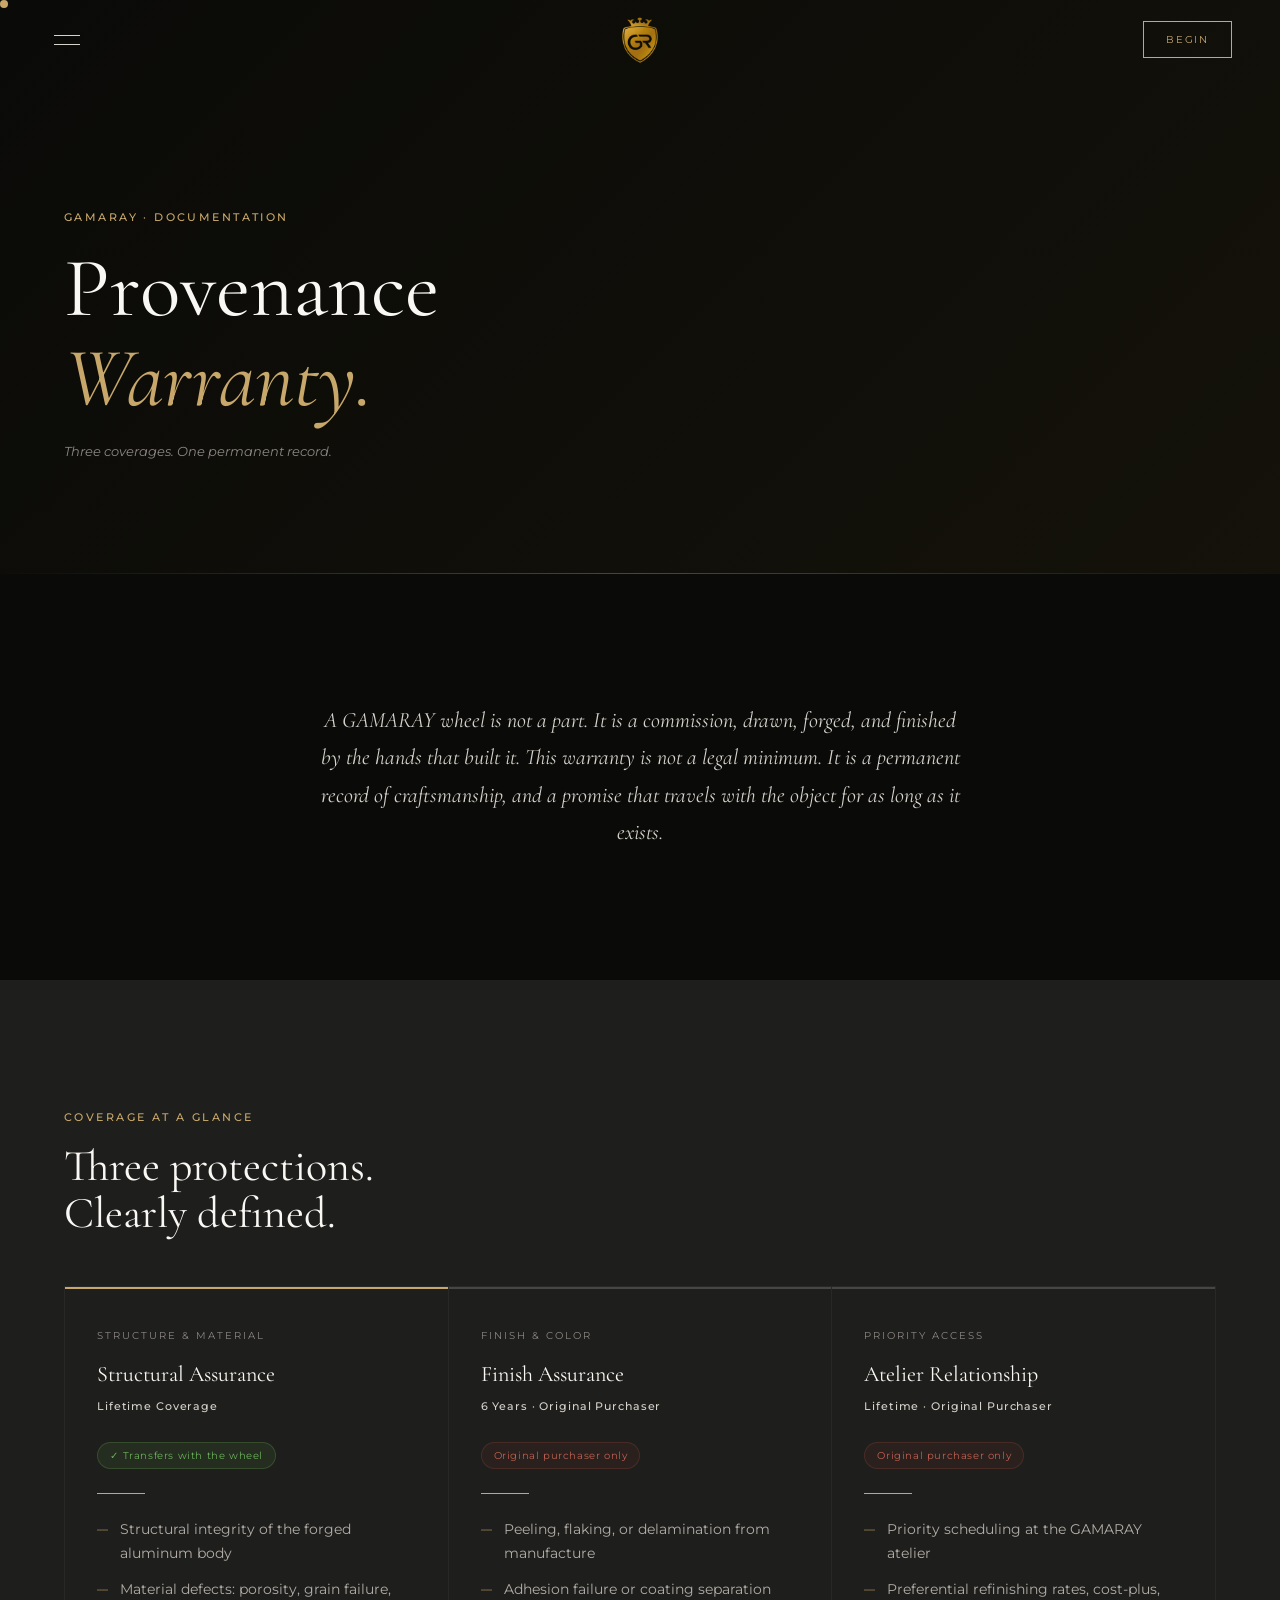
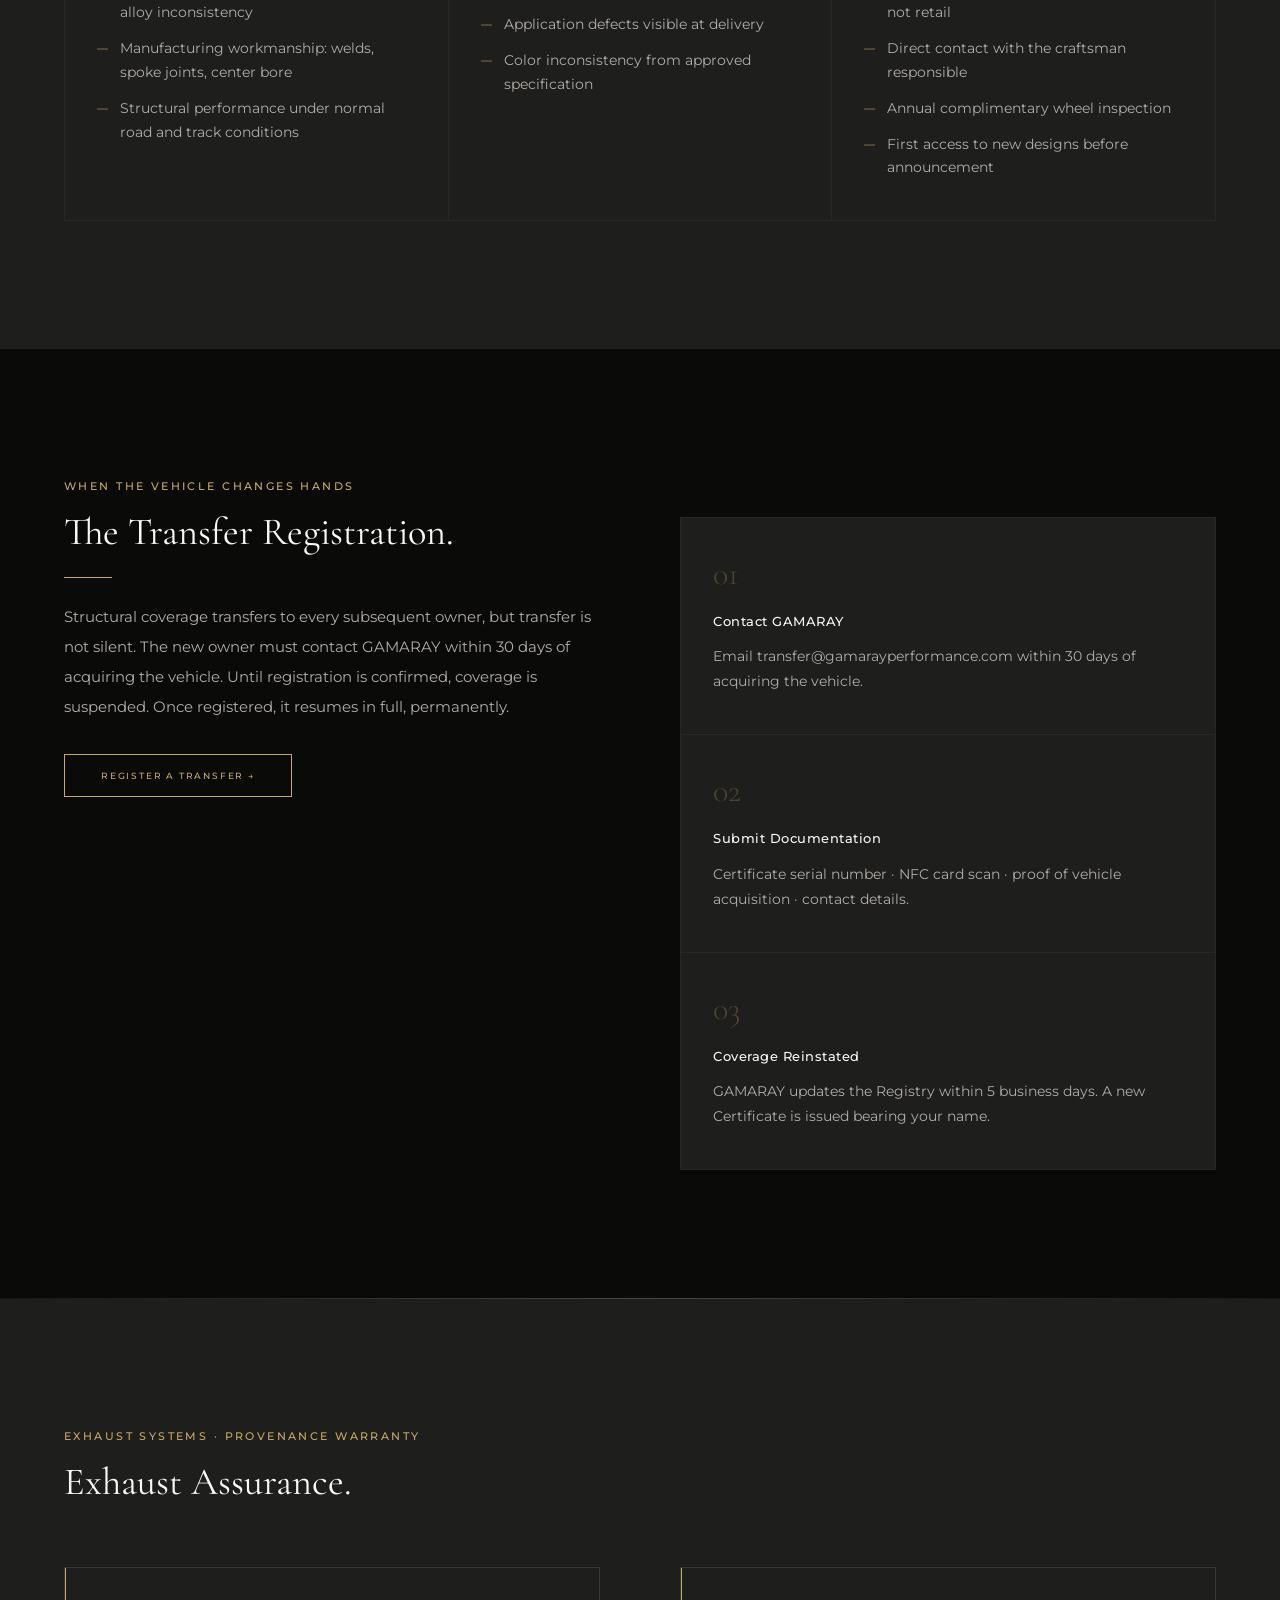
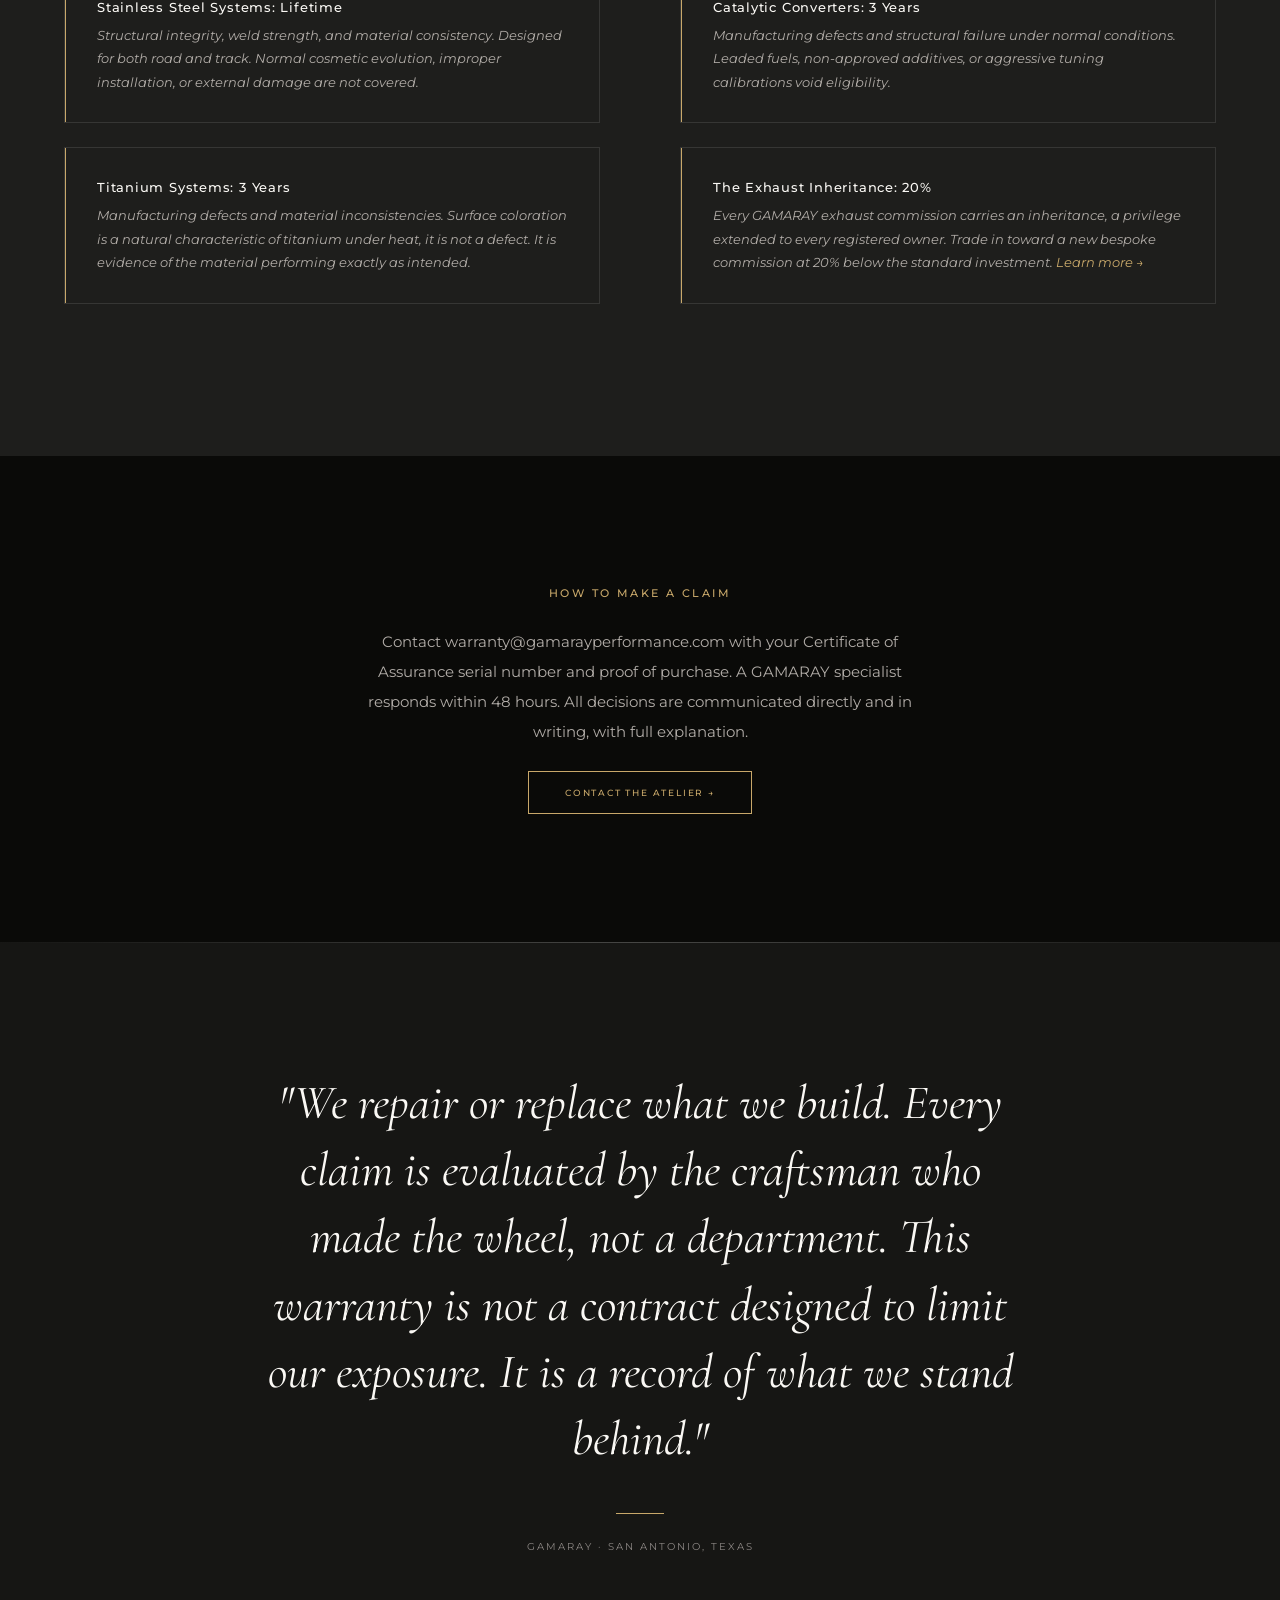
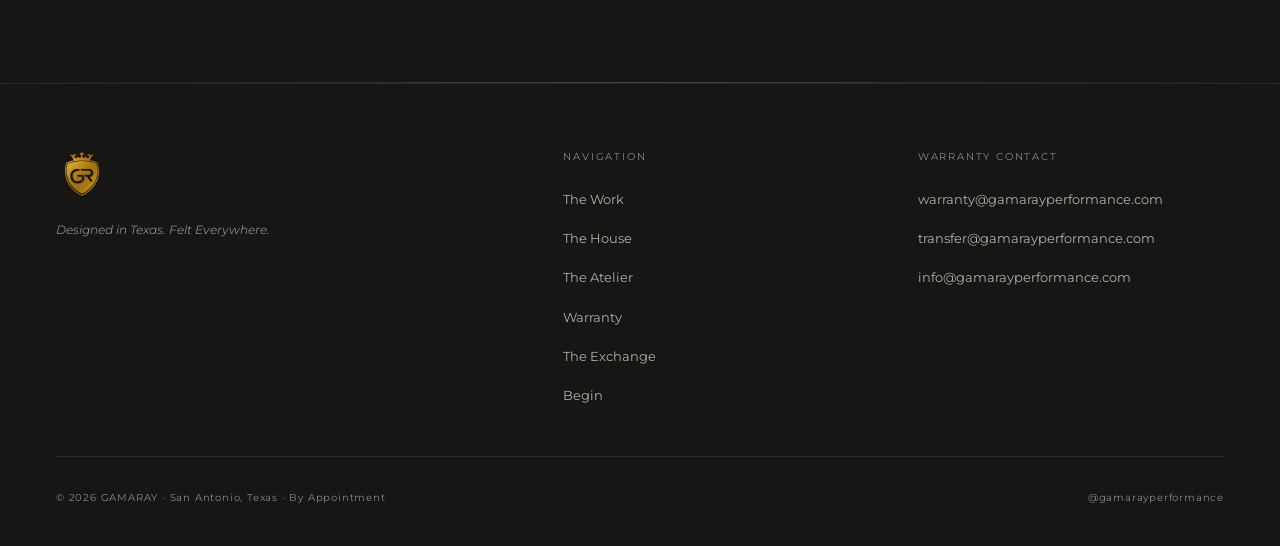
<file: warranty.html>
<!DOCTYPE html>
<html lang="en">
<head>
<meta charset="UTF-8">
<meta name="viewport" content="width=device-width, initial-scale=1.0">
<title>Provenance Warranty — GAMARAY</title>
<meta name="description" content="GAMARAY Provenance Warranty — Lifetime structural coverage, 6-year finish assurance, and a permanent Atelier relationship. A warranty designed as a record of craftsmanship, not a legal minimum.">
<link rel="icon" href="favicon.svg" type="image/svg+xml">
<link rel="preconnect" href="https://fonts.googleapis.com">
<link rel="preconnect" href="https://fonts.gstatic.com" crossorigin>
<link rel="preload" as="style" href="https://fonts.googleapis.com/css2?family=Cormorant+Garamond:ital,wght@0,300;0,400;0,500;1,300;1,400&family=Montserrat:wght@200;300;400;500;600&display=swap">
<link rel="stylesheet" href="https://fonts.googleapis.com/css2?family=Cormorant+Garamond:ital,wght@0,300;0,400;0,500;1,300;1,400&family=Montserrat:wght@200;300;400;500;600&display=swap" media="print" onload="this.media='all'">
<link rel="stylesheet" href="css/gamaray.css?v=10">
</head>
<body>
<div id="gmr-loader"><div class="loader-wordmark"><img src="img/logo.png" alt="GAMARAY"></div></div>
<div id="gmr-cursor"></div>
<div id="gmr-progress"></div>
<nav id="gmr-nav">
  <button class="gmr-hamburger" id="gmr-hamburger" aria-label="Open menu"><span></span><span></span></button>
  <a href="index.html" class="gmr-nav-logo"><img src="img/logo.png" alt="GAMARAY"></a>
  <a href="begin.html" class="gmr-nav-cta">Begin</a>
</nav>
<div id="gmr-nav-backdrop"></div>
<div id="gmr-mobile-menu">
  <button class="gmr-menu-close" id="gmr-menu-close">✕</button>
  <a href="the-work.html">The Work</a>
  <a href="the-house.html">The House</a>
  <a href="the-atelier.html">The Atelier</a>
  <a href="warranty.html">Warranty</a>
  <a href="exchange.html">The Exchange</a>
  <a href="begin.html">Begin</a>
</div>

<div class="gmr-page-hero">
  <div style="position:absolute;inset:0;background:linear-gradient(135deg,#0A0A08,#14120A)"></div>
  <div style="position:relative;z-index:1">
    <span class="gmr-eyebrow">GAMARAY · Documentation</span>
    <h1 class="gmr-heading" style="font-size:clamp(44px,7vw,84px);margin-bottom:0">Provenance<br><em>Warranty.</em></h1>
    <p style="font-size:13px;color:var(--t4);font-style:italic;margin-top:1rem">Three coverages. One permanent record.</p>
  </div>
</div>

<!-- Opening statement -->
<section class="gmr-section gmr-section-black" style="text-align:center">
  <div class="reveal" style="max-width:640px;margin:0 auto">
    <p style="font-family:var(--serif);font-size:clamp(16px,2.5vw,22px);font-style:italic;color:var(--t2);line-height:1.7">A GAMARAY wheel is not a part. It is a commission, drawn, forged, and finished by the hands that built it. This warranty is not a legal minimum. It is a permanent record of craftsmanship, and a promise that travels with the object for as long as it exists.</p>
  </div>
</section>

<!-- Three Tiers -->
<section class="gmr-section gmr-section-s1">
  <div class="reveal" style="margin-bottom:3rem">
    <span class="gmr-eyebrow">Coverage at a Glance</span>
    <h2 class="gmr-heading" style="font-size:clamp(28px,3.5vw,44px)">Three protections.<br>Clearly defined.</h2>
  </div>

  <div class="gmr-warranty-grid reveal">
    <div class="gmr-warranty-tier tier-1">
      <span class="gmr-warranty-scope">Structure & Material</span>
      <div class="gmr-warranty-name">Structural Assurance</div>
      <div class="gmr-warranty-period">Lifetime Coverage</div>
      <span class="gmr-warranty-transfer transfer-yes">✓ Transfers with the wheel</span>
      <div class="gmr-rule" style="margin:1.5rem 0"></div>
      <ul class="gmr-list" style="margin-top:0">
        <li>Structural integrity of the forged aluminum body</li>
        <li>Material defects: porosity, grain failure, alloy inconsistency</li>
        <li>Manufacturing workmanship: welds, spoke joints, center bore</li>
        <li>Structural performance under normal road and track conditions</li>
      </ul>
    </div>
    <div class="gmr-warranty-tier tier-2">
      <span class="gmr-warranty-scope">Finish & Color</span>
      <div class="gmr-warranty-name">Finish Assurance</div>
      <div class="gmr-warranty-period">6 Years · Original Purchaser</div>
      <span class="gmr-warranty-transfer transfer-no">Original purchaser only</span>
      <div class="gmr-rule" style="margin:1.5rem 0"></div>
      <ul class="gmr-list" style="margin-top:0">
        <li>Peeling, flaking, or delamination from manufacture</li>
        <li>Adhesion failure or coating separation</li>
        <li>Application defects visible at delivery</li>
        <li>Color inconsistency from approved specification</li>
      </ul>
    </div>
    <div class="gmr-warranty-tier tier-3">
      <span class="gmr-warranty-scope">Priority Access</span>
      <div class="gmr-warranty-name">Atelier Relationship</div>
      <div class="gmr-warranty-period">Lifetime · Original Purchaser</div>
      <span class="gmr-warranty-transfer transfer-no">Original purchaser only</span>
      <div class="gmr-rule" style="margin:1.5rem 0"></div>
      <ul class="gmr-list" style="margin-top:0">
        <li>Priority scheduling at the GAMARAY atelier</li>
        <li>Preferential refinishing rates, cost-plus, not retail</li>
        <li>Direct contact with the craftsman responsible</li>
        <li>Annual complimentary wheel inspection</li>
        <li>First access to new designs before announcement</li>
      </ul>
    </div>
  </div>
</section>

<!-- Transfer mechanism -->
<section class="gmr-section gmr-section-black">
  <div class="gmr-two-col">
    <div class="reveal">
      <span class="gmr-eyebrow">When the Vehicle Changes Hands</span>
      <h2 class="gmr-heading" style="font-size:clamp(26px,3vw,40px)">The Transfer Registration.</h2>
      <div class="gmr-rule"></div>
      <p class="gmr-body">Structural coverage transfers to every subsequent owner, but transfer is not silent. The new owner must contact GAMARAY within 30 days of acquiring the vehicle. Until registration is confirmed, coverage is suspended. Once registered, it resumes in full, permanently.</p>
      <a href="mailto:transfer@gamarayperformance.com" class="btn-gold" style="margin-top:2rem;display:inline-block">Register a Transfer →</a>
    </div>
    <div class="reveal reveal-delay-1">
      <div class="gmr-steps" style="grid-template-columns:1fr">
        <div class="gmr-step">
          <div class="gmr-step-num" style="font-size:32px">01</div>
          <div class="gmr-step-title">Contact GAMARAY</div>
          <p class="gmr-step-desc">Email transfer@gamarayperformance.com within 30 days of acquiring the vehicle.</p>
        </div>
        <div class="gmr-step">
          <div class="gmr-step-num" style="font-size:32px">02</div>
          <div class="gmr-step-title">Submit Documentation</div>
          <p class="gmr-step-desc">Certificate serial number · NFC card scan · proof of vehicle acquisition · contact details.</p>
        </div>
        <div class="gmr-step">
          <div class="gmr-step-num" style="font-size:32px">03</div>
          <div class="gmr-step-title">Coverage Reinstated</div>
          <p class="gmr-step-desc">GAMARAY updates the Registry within 5 business days. A new Certificate is issued bearing your name.</p>
        </div>
      </div>
    </div>
  </div>
</section>

<!-- Exhaust warranty -->
<hr class="gmr-hr">
<section class="gmr-section gmr-section-s1">
  <div class="reveal">
    <span class="gmr-eyebrow">Exhaust Systems · Provenance Warranty</span>
    <h2 class="gmr-heading" style="font-size:clamp(26px,3vw,40px)">Exhaust Assurance.</h2>
  </div>
  <div class="gmr-two-col reveal" style="margin-top:2.5rem">
    <div>
      <div class="gmr-info-box">
        <div class="gmr-info-box-title">Stainless Steel Systems: Lifetime</div>
        <p class="gmr-info-box-body">Structural integrity, weld strength, and material consistency. Designed for both road and track. Normal cosmetic evolution, improper installation, or external damage are not covered.</p>
      </div>
      <div class="gmr-info-box" style="margin-top:1rem">
        <div class="gmr-info-box-title">Titanium Systems: 3 Years</div>
        <p class="gmr-info-box-body">Manufacturing defects and material inconsistencies. Surface coloration is a natural characteristic of titanium under heat, it is not a defect. It is evidence of the material performing exactly as intended.</p>
      </div>
    </div>
    <div>
      <div class="gmr-info-box">
        <div class="gmr-info-box-title">Catalytic Converters: 3 Years</div>
        <p class="gmr-info-box-body">Manufacturing defects and structural failure under normal conditions. Leaded fuels, non-approved additives, or aggressive tuning calibrations void eligibility.</p>
      </div>
      <div class="gmr-info-box" style="margin-top:1rem">
        <div class="gmr-info-box-title">The Exhaust Inheritance: 20%</div>
        <p class="gmr-info-box-body">Every GAMARAY exhaust commission carries an inheritance, a privilege extended to every registered owner. Trade in toward a new bespoke commission at 20% below the standard investment. <a href="exchange.html" style="color:var(--gold)">Learn more →</a></p>
      </div>
    </div>
  </div>
</section>

<!-- How to claim -->
<section class="gmr-section gmr-section-black" style="text-align:center">
  <div class="reveal" style="max-width:560px;margin:0 auto">
    <span class="gmr-eyebrow">How to Make a Claim</span>
    <p class="gmr-body" style="margin:1.5rem auto">Contact warranty@gamarayperformance.com with your Certificate of Assurance serial number and proof of purchase. A GAMARAY specialist responds within 48 hours. All decisions are communicated directly and in writing, with full explanation.</p>
    <a href="mailto:warranty@gamarayperformance.com" class="btn-gold">Contact the Atelier →</a>
  </div>
</section>

<div class="gmr-philosophy-section" style="min-height:40vh">
  <div class="reveal">
    <p class="gmr-philosophy-quote">"We repair or replace what we build. Every claim is evaluated by the craftsman who made the wheel, not a department. This warranty is not a contract designed to limit our exposure. It is a record of what we stand behind."</p>
    <div class="gmr-rule gmr-rule-center"></div>
    <p style="font-size:10px;color:var(--t4);letter-spacing:.2em;text-transform:uppercase">GAMARAY · San Antonio, Texas</p>
  </div>
</div>

<footer id="gmr-footer">
  <div class="gmr-footer-grid">
    <div>
      <a href="index.html" class="gmr-footer-logo"><img src="img/logo.png" alt="GAMARAY"></a>
      <p class="gmr-footer-tagline">Designed in Texas. Felt Everywhere.</p>
    </div>
    <div>
      <span class="gmr-footer-heading">Navigation</span>
      <ul class="gmr-footer-links">
        <li><a href="the-work.html">The Work</a></li>
        <li><a href="the-house.html">The House</a></li>
        <li><a href="the-atelier.html">The Atelier</a></li>
        <li><a href="warranty.html">Warranty</a></li>
        <li><a href="exchange.html">The Exchange</a></li>
        <li><a href="begin.html">Begin</a></li>
      </ul>
    </div>
    <div>
      <span class="gmr-footer-heading">Warranty Contact</span>
      <ul class="gmr-footer-links">
        <li><a href="mailto:warranty@gamarayperformance.com">warranty@gamarayperformance.com</a></li>
        <li><a href="mailto:transfer@gamarayperformance.com">transfer@gamarayperformance.com</a></li>
        <li><a href="mailto:info@gamarayperformance.com">info@gamarayperformance.com</a></li>
      </ul>
    </div>
  </div>
  <div class="gmr-footer-bottom">
    <span>© 2026 GAMARAY · San Antonio, Texas · By Appointment</span>
    <a href="https://www.instagram.com/gamarayperformance/" target="_blank" rel="noopener" style="color:var(--t4);transition:color .2s" onmouseover="this.style.color='var(--t1)'" onmouseout="this.style.color='var(--t4)'">@gamarayperformance</a>
  </div>
</footer>
<script src="js/gamaray.js?v=9"></script>
</body>
</html>
</file>
<file: css/gamaray.css>
/* ═══════════════════════════════════════════════════════════════════════
   GAMARAY — Master Stylesheet
   Bespoke automotive atelier · San Antonio, Texas
   ═══════════════════════════════════════════════════════════════════════ */

/* ── TOKENS ─────────────────────────────────────────────────────────── */
:root {
  --black:    #0A0A08;
  --dark:     #161614;
  --s1:       #1E1E1C;
  --s2:       #232321;
  --s3:       #2A2A28;
  --s4:       #323230;
  --b1:       #282826;
  --b2:       #363634;
  --b3:       #464644;
  --t1:       #FAF8F4;
  --t2:       #D6D2CC;
  --t3:       #B2ADA8;
  --t4:       #8C8784;
  --gold:     #C8A86A;
  --gold2:    #A07840;
  --gold3:    #604820;
  --off:      #F0ECE4;
  --white:    #FFFFFF;
  --red:      #C05040;

  --serif:  'Cormorant Garamond', Georgia, serif;
  --sans:   'Montserrat', system-ui, sans-serif;

  --ease:   cubic-bezier(0.22, 1, 0.36, 1);
  --ease2:  cubic-bezier(0.4, 0, 0.2, 1);
}

/* ── SCROLLBAR ───────────────────────────────────────────────────────── */
::-webkit-scrollbar {
  width: 4px;
  height: 4px;
}
::-webkit-scrollbar-track {
  background: var(--black);
}
::-webkit-scrollbar-thumb {
  background: var(--gold2);
  border-radius: 0;
}
::-webkit-scrollbar-thumb:hover {
  background: var(--gold);
}
html {
  scrollbar-width: thin;
  scrollbar-color: var(--gold2) var(--black);
}

/* ── PERFORMANCE ─────────────────────────────────────────────────────── */
* {
  -webkit-font-smoothing: antialiased;
}

html {
  scroll-behavior: auto;
}

#gmr-cursor {
  position: fixed;
  pointer-events: none;
  z-index: 9999;
  width: 8px;
  height: 8px;
  background: var(--gold);
  border-radius: 50%;
  transition: background .15s, opacity .25s;
  will-change: transform;
}
#gmr-cursor.expanded { background: transparent; }
#gmr-cursor::after {
  content: '';
  position: absolute;
  inset: -18px;
  border-radius: 50%;
  border: 1px solid var(--gold);
  opacity: 0;
  transform: scale(0.6);
  transition: opacity .2s var(--ease), transform .2s var(--ease);
  pointer-events: none;
}
#gmr-cursor.expanded::after {
  opacity: 1;
  transform: scale(1);
}

#gmr-wheel-svg {
  will-change: transform;
  transform: translateZ(0);
  backface-visibility: hidden;
  -webkit-backface-visibility: hidden;
}

.gmr-wheel-sticky {
  contain: layout style paint;
}

.reveal {
  will-change: auto;
}

.gmr-hero-bg video,
.gmr-video-bg video {
  transform: translateZ(0);
  backface-visibility: hidden;
}

.gmr-product-card,
.gmr-wheel-card {
  transform: translateZ(0);
}

/* ── RESET ──────────────────────────────────────────────────────────── */
*, *::before, *::after { box-sizing: border-box; margin: 0; padding: 0; }
html { scroll-behavior: auto; font-size: 16px; }
body {
  background: var(--dark);
  color: var(--t1);
  font-family: var(--sans);
  font-weight: 400;
  line-height: 1.7;
  overflow-x: hidden;
  -webkit-font-smoothing: antialiased;
  cursor: none;
}
img, video { max-width: 100%; display: block; }
a { color: inherit; text-decoration: none; }
button { cursor: pointer; font-family: var(--sans); }
::selection { background: var(--gold3); color: var(--t1); }

/* ── CURSOR ──────────────────────────────────────────────────────────── */
#gmr-cursor.hidden { opacity: 0; }
@media (pointer: coarse) { #gmr-cursor { display: none; } body { cursor: auto; } }

/* ── SCROLLBAR ───────────────────────────────────────────────────────── */
::-webkit-scrollbar { width: 3px; }
::-webkit-scrollbar-track { background: var(--dark); }
::-webkit-scrollbar-thumb { background: var(--b3); border-radius: 2px; }

/* ── SCROLL PROGRESS BAR ─────────────────────────────────────────────── */
#gmr-progress {
  position: fixed;
  top: 0; left: 0;
  height: 1px;
  background: var(--gold);
  z-index: 10000;
  width: 0%;
}

/* ── NAVIGATION ──────────────────────────────────────────────────────── */
#gmr-nav {
  position: fixed;
  top: 0; left: 0; right: 0;
  z-index: 1000;
  display: grid;
  grid-template-columns: 1fr auto 1fr;
  align-items: center;
  padding: 0 3rem;
  height: 80px;
  transition: background .5s var(--ease), border-color .5s;
  border-bottom: 1px solid transparent;
}
#gmr-nav.scrolled {
  background: rgba(0,0,0,.97);
  border-bottom-color: var(--b1);
}
.gmr-nav-logo {
  justify-self: center;
  display: flex;
  align-items: center;
  line-height: 0;
}
.gmr-nav-logo img {
  height: 54px;
  width: auto;
  display: block;
  transition: opacity .25s;
}
.gmr-nav-logo:hover img { opacity: .75; }
.gmr-nav-links { display: none !important; }
.gmr-nav-cta {
  justify-self: end;
  padding: 9px 22px;
  border: 1px solid var(--gold);
  color: var(--gold) !important;
  font-size: 10px !important;
  letter-spacing: .18em !important;
  text-transform: uppercase;
  transition: background .3s, color .3s !important;
}
.gmr-nav-cta:hover {
  background: var(--gold) !important;
  color: var(--black) !important;
}
.gmr-nav-cta::after { display: none !important; }
/* Hamburger — always visible, top-left, 2 lines */
.gmr-hamburger {
  justify-self: start;
  display: flex;
  flex-direction: column;
  gap: 8px;
  background: none;
  border: none;
  padding: 6px;
  cursor: pointer;
  z-index: 1001;
}
.gmr-hamburger span {
  display: block;
  width: 26px; height: 1px;
  background: var(--t2);
  transition: transform .4s var(--ease), opacity .3s, width .4s var(--ease);
  transform-origin: center;
}
.gmr-hamburger:hover span { background: var(--t1); }
/* Hamburger → X when open */
.gmr-hamburger.open span:nth-child(1) {
  transform: translateY(4.5px) rotate(45deg);
}
.gmr-hamburger.open span:nth-child(2) {
  transform: translateY(-4.5px) rotate(-45deg);
}

/* Backdrop blur overlay */
#gmr-nav-backdrop {
  position: fixed;
  inset: 0;
  background: rgba(0,0,0,.55);
  backdrop-filter: blur(6px);
  -webkit-backdrop-filter: blur(6px);
  z-index: 997;
  opacity: 0;
  pointer-events: none;
  transition: opacity .45s var(--ease);
}
#gmr-nav-backdrop.open {
  opacity: 1;
  pointer-events: auto;
}

/* Side-slide panel menu */
#gmr-mobile-menu {
  position: fixed;
  top: 80px; left: 0; bottom: 0;
  width: min(380px, 82vw);
  background: #0C0C0A;
  border-right: 1px solid var(--b1);
  border-top: 1px solid var(--b1);
  z-index: 998;
  display: flex;
  flex-direction: column;
  padding: 2.5rem 3rem 3rem;
  gap: 0;
  transform: translateX(-100%);
  pointer-events: none;
  transition: transform .55s var(--ease);
  overflow-y: auto;
}
#gmr-mobile-menu.open {
  transform: translateX(0);
  pointer-events: auto;
}
#gmr-mobile-menu a {
  font-family: var(--serif);
  font-size: clamp(22px, 4vw, 30px);
  font-weight: 400;
  font-style: italic;
  color: var(--t3);
  letter-spacing: .04em;
  padding: 1rem 0;
  border-bottom: 1px solid var(--b1);
  transition: color .25s, padding-left .3s var(--ease);
  opacity: 0;
  transform: translateX(-16px);
  transition: color .25s, padding-left .3s var(--ease),
              opacity .4s var(--ease), transform .4s var(--ease);
}
#gmr-mobile-menu a:last-child { border-bottom: none; }
#gmr-mobile-menu a:hover { color: var(--gold); padding-left: .75rem; }
/* Link stagger when panel opens (nth-child counts button as child 1, links are 2-7) */
#gmr-mobile-menu.open a:nth-child(2) { opacity: 1; transform: none; transition-delay: .12s; }
#gmr-mobile-menu.open a:nth-child(3) { opacity: 1; transform: none; transition-delay: .18s; }
#gmr-mobile-menu.open a:nth-child(4) { opacity: 1; transform: none; transition-delay: .24s; }
#gmr-mobile-menu.open a:nth-child(5) { opacity: 1; transform: none; transition-delay: .30s; }
#gmr-mobile-menu.open a:nth-child(6) { opacity: 1; transform: none; transition-delay: .36s; }
#gmr-mobile-menu.open a:nth-child(7) { opacity: 1; transform: none; transition-delay: .42s; }

.gmr-menu-close {
  position: absolute;
  top: 1.6rem; right: 1.6rem;
  background: none; border: none; color: var(--t4);
  font-size: 18px; padding: 8px;
  transition: color .25s, transform .3s var(--ease);
}
.gmr-menu-close:hover { color: var(--t1); transform: rotate(90deg); }

/* ── PAGE LOADER ─────────────────────────────────────────────────────── */
#gmr-loader {
  position: fixed; inset: 0;
  background: var(--black);
  z-index: 9998;
  display: flex;
  align-items: center;
  justify-content: center;
  transition: opacity .8s var(--ease), visibility .8s;
}
#gmr-loader.done { opacity: 0; visibility: hidden; pointer-events: none; }
.loader-wordmark {
  font-family: var(--sans);
  font-size: 13px;
  font-weight: 600;
  letter-spacing: .3em;
  color: var(--gold);
  text-transform: uppercase;
  animation: loaderPulse 1.2s ease-in-out infinite;
  line-height: 0;
}
.loader-wordmark img {
  height: 90px;
  width: auto;
  display: block;
}
@keyframes loaderPulse {
  0%, 100% { opacity: .3; }
  50%       { opacity: 1;  }
}

/* ── HERO ────────────────────────────────────────────────────────────── */
.gmr-hero {
  position: relative;
  height: 100vh;
  min-height: 600px;
  display: flex;
  flex-direction: column;
  align-items: center;
  justify-content: center;
  overflow: hidden;
}
.gmr-hero-bg {
  position: absolute;
  left: 0; right: 0;
  top: -15%;
  height: 130%;
  background: var(--dark);
  will-change: transform;
}
.gmr-hero-bg img,
.gmr-hero-bg video {
  width: 100%; height: 100%;
  object-fit: cover;
  opacity: .85;
}
.gmr-hero-grad {
  position: absolute; inset: 0;
  background:
    linear-gradient(to top,  rgba(0,0,0,.78) 0%, rgba(0,0,0,.22) 45%, rgba(0,0,0,.04) 100%),
    linear-gradient(to bottom, rgba(0,0,0,.32) 0%, transparent 30%);
}
.gmr-hero-content {
  position: relative;
  text-align: center;
  padding: 0 2rem;
}
.gmr-hero-eyebrow {
  font-size: 9px;
  font-weight: 500;
  letter-spacing: .28em;
  text-transform: uppercase;
  color: var(--gold);
  margin-bottom: 1.5rem;
  opacity: 0;
  animation: fadeUp .7s .4s var(--ease) forwards;
}
.gmr-hero-title {
  font-family: var(--serif);
  font-size: clamp(48px, 8vw, 96px);
  font-weight: 400;
  line-height: 1.04;
  color: var(--t1);
  margin-bottom: 1.5rem;
  opacity: 0;
  animation: fadeUp .9s .6s var(--ease) forwards;
}
.gmr-hero-title em {
  font-style: italic;
  color: var(--gold);
}
.gmr-hero-sub {
  font-size: 12px;
  letter-spacing: .12em;
  color: var(--t3);
  margin-bottom: 2.5rem;
  opacity: 0;
  animation: fadeUp .7s .85s var(--ease) forwards;
}
.gmr-hero-cta {
  display: inline-block;
  padding: 14px 40px;
  border: 1px solid var(--gold);
  color: var(--gold);
  font-size: 9px;
  font-weight: 500;
  letter-spacing: .2em;
  text-transform: uppercase;
  transition: background .3s, color .3s;
  opacity: 0;
  animation: fadeUp .7s 1.05s var(--ease) forwards;
}
.gmr-hero-cta:hover { background: var(--gold); color: var(--black); }
.gmr-scroll-cue {
  position: absolute;
  bottom: 2.5rem; left: 50%;
  transform: translateX(-50%);
  display: flex;
  flex-direction: column;
  align-items: center;
  gap: 8px;
  opacity: 0;
  animation: fadeUp .7s 1.4s var(--ease) forwards;
}
.gmr-scroll-cue span {
  font-size: 8px;
  letter-spacing: .2em;
  text-transform: uppercase;
  color: var(--t4);
}
.gmr-scroll-line {
  width: 1px; height: 36px;
  background: linear-gradient(to bottom, var(--gold), transparent);
  animation: scrollPulse 2s ease-in-out infinite;
}
@keyframes scrollPulse {
  0%,100% { opacity: .3; transform: scaleY(1); }
  50%      { opacity: 1;  transform: scaleY(1.1); }
}

/* ── SCROLL WHEEL ZONE ───────────────────────────────────────────────── */
.gmr-wheel-zone { position: relative; height: 300vh; }
.gmr-wheel-sticky {
  position: sticky;
  top: 0;
  height: 100vh;
  display: flex;
  flex-direction: column;
  align-items: center;
  justify-content: center;
  overflow: hidden;
  contain: layout style paint;
}
.wheel-section-label {
  position: absolute;
  top: 5rem; left: 50%;
  transform: translateX(-50%);
  text-align: center;
}
.wheel-eyebrow {
  font-size: 9px;
  letter-spacing: .22em;
  text-transform: uppercase;
  color: var(--gold);
  display: block; margin-bottom: 8px;
}
.wheel-title {
  font-family: var(--serif);
  font-size: clamp(20px, 2.5vw, 30px);
  font-weight: 400;
  color: var(--t1);
}
.wheel-wrap {
  position: relative;
  width: min(65vw, 65vh);
  height: min(65vw, 65vh);
  display: flex; align-items: center; justify-content: center;
}
#gmr-wheel-svg {
  width: 100%; height: 100%;
  will-change: transform;
  transform: translateZ(0);
  backface-visibility: hidden;
  -webkit-backface-visibility: hidden;
  object-fit: contain;
  display: block;
}
#gmr-progress-ring {
  position: absolute;
  width: 112%; height: 112%;
  top: -6%; left: -6%;
  pointer-events: none;
  z-index: 2;
}
#gmr-arc-track { fill: none; stroke: rgba(200,168,106,.1); stroke-width: 1; }
#gmr-arc-fill  { fill: none; stroke: var(--gold); stroke-width: 1;
                 stroke-linecap: round; stroke-dasharray: 0 1000; }
.wheel-angle {
  position: absolute;
  bottom: -3rem; left: 50%;
  transform: translateX(-50%);
  font-size: 10px;
  letter-spacing: .14em;
  color: var(--t4);
  white-space: nowrap;
  transition: color .3s;
  z-index: 2;
}
.wheel-angle.complete { color: var(--gold); }
.wheel-side-label {
  position: absolute;
  font-size: 9px; letter-spacing: .18em; text-transform: uppercase;
  color: var(--t4); writing-mode: vertical-rl; top: 50%;
  transform: translateY(-50%);
}
.wheel-side-label.left  { left: 2.5rem; }
.wheel-side-label.right { right: 2.5rem; transform: translateY(-50%) rotate(180deg); }
.wheel-reveal {
  position: absolute;
  bottom: 4rem; left: 50%;
  z-index: 2;
  transform: translateX(-50%) translateY(16px);
  text-align: center;
  opacity: 0;
  transition: opacity .8s var(--ease), transform .8s var(--ease);
  pointer-events: none;
  white-space: nowrap;
}
.wheel-reveal.visible { opacity: 1; transform: translateX(-50%) translateY(0); pointer-events: auto; }
.wheel-reveal p {
  font-family: var(--serif);
  font-size: clamp(14px, 2vw, 20px);
  font-style: italic;
  color: var(--t1); margin-bottom: 16px;
}
.wheel-reveal a {
  font-size: 9px; letter-spacing: .2em; text-transform: uppercase;
  color: var(--gold); border-bottom: 1px solid var(--gold2);
  padding-bottom: 2px; transition: color .2s, border-color .2s;
}
.wheel-reveal a:hover { color: var(--t1); border-color: var(--t1); }

/* ── SECTIONS ────────────────────────────────────────────────────────── */
.gmr-section {
  padding: 8rem 4rem;
  position: relative;
}
.gmr-section-dark  { background: var(--dark); }
.gmr-section-black { background: var(--black); }
.gmr-section-s1    { background: var(--s1); }
.gmr-section-center { text-align: center; }

.gmr-eyebrow {
  font-size: 11px;
  font-weight: 500;
  letter-spacing: .22em;
  text-transform: uppercase;
  color: var(--gold);
  display: block;
  margin-bottom: 1rem;
}
.gmr-heading {
  font-family: var(--serif);
  font-size: clamp(32px, 5vw, 64px);
  font-weight: 400;
  line-height: 1.08;
  color: var(--t1);
  margin-bottom: 1.5rem;
}
.gmr-heading em { font-style: italic; color: var(--gold); }
.gmr-subheading {
  font-family: var(--serif);
  font-size: clamp(20px, 2.5vw, 28px);
  font-weight: 400;
  font-style: italic;
  color: var(--t2);
  margin-bottom: 1rem;
}
.gmr-body {
  font-size: 15px;
  line-height: 2.0;
  color: var(--t3);
  max-width: 560px;
}
.gmr-body p + p { margin-top: 1rem; }
.gmr-rule {
  width: 48px; height: 1px;
  background: var(--gold);
  margin: 1.5rem 0;
}
.gmr-rule-center { margin-left: auto; margin-right: auto; }

/* ── VIDEO SECTION ───────────────────────────────────────────────────── */
.gmr-video-section {
  position: relative;
  height: 100vh;
  overflow: hidden;
  display: flex;
  align-items: flex-end;
  padding: 5rem 3.5rem;
}
.gmr-video-bg {
  position: absolute;
  left: 0; right: 0;
  top: -15%;
  height: 130%;
  background: linear-gradient(160deg, var(--dark) 0%, var(--s1) 50%, #0A0A08 100%);
  will-change: transform;
}
.gmr-video-bg video {
  width: 100%; height: 100%;
  object-fit: cover;
  opacity: .5;
}
.gmr-video-bg img {
  width: 100%; height: 100%;
  object-fit: cover;
  opacity: .5;
}
.gmr-video-grad {
  position: absolute; inset: 0;
  background: linear-gradient(to top, rgba(0,0,0,.9) 0%, transparent 60%);
}
.gmr-video-content {
  position: relative; z-index: 1;
  max-width: 600px;
}
.gmr-sound-toggle {
  position: absolute;
  top: 2rem; right: 3.5rem;
  display: flex; align-items: center; gap: 8px;
  font-size: 9px; letter-spacing: .18em; text-transform: uppercase;
  color: var(--t3); background: none; border: none; cursor: pointer;
  transition: color .25s;
}
.gmr-sound-toggle:hover { color: var(--t1); }

/* ── THREE COLUMN PRODUCTS ───────────────────────────────────────────── */
.gmr-products-grid {
  display: grid;
  grid-template-columns: repeat(3, 1fr);
  gap: 1px;
  background: var(--b1);
  border: 1px solid var(--b1);
  margin-top: 3rem;
}
.gmr-product-card {
  background: var(--dark);
  padding: 3rem 2.5rem;
  position: relative;
  overflow: hidden;
  min-height: 480px;
  display: flex;
  flex-direction: column;
  justify-content: flex-end;
}
/* Background image layer */
.gmr-product-card-bg {
  position: absolute;
  inset: 0;
  background-size: cover;
  background-position: center;
  z-index: 0;
  opacity: .85;
  transition: opacity .5s ease;
}
.gmr-product-card:hover .gmr-product-card-bg {
  opacity: 1;
}
/* Dark overlay — bottom rgba(0,0,0,.62) → top rgba(0,0,0,.15) */
.gmr-product-card::after {
  content: '';
  position: absolute;
  inset: 0;
  background: linear-gradient(to top, rgba(0,0,0,.72) 0%, rgba(0,0,0,.25) 100%);
  z-index: 1;
}
/* Gold bottom line — above overlay */
.gmr-product-card::before {
  content: '';
  position: absolute;
  bottom: 0; left: 0; right: 0;
  height: 1px;
  background: var(--gold);
  transform: scaleX(0);
  transform-origin: left;
  transition: transform .5s var(--ease);
  z-index: 3;
}
.gmr-product-card:hover::before { transform: scaleX(1); }
/* Text content above overlay */
.gmr-product-card-content {
  position: relative;
  z-index: 2;
}
.gmr-product-tag {
  font-size: 10px; letter-spacing: .18em; text-transform: uppercase;
  color: var(--t4); display: block; margin-bottom: 1rem;
}
.gmr-product-name {
  font-family: var(--serif);
  font-size: 24px; font-weight: 400;
  color: var(--t1); margin-bottom: 1rem;
  line-height: 1.15;
}
.gmr-product-desc {
  font-size: 14px; line-height: 1.85;
  color: var(--t3); margin-bottom: 2rem;
}
.gmr-product-link {
  font-size: 9px; letter-spacing: .18em; text-transform: uppercase;
  color: var(--gold); display: inline-flex; align-items: center; gap: 8px;
  transition: gap .25s;
}
.gmr-product-link:hover { gap: 14px; }

/* ── HORIZONTAL DIVIDER ─────────────────────────────────────────────── */
.gmr-hr {
  border: none;
  height: 1px;
  background: linear-gradient(90deg, transparent, var(--b3), transparent);
  margin: 0;
}
.gmr-hr-gold {
  border-top-color: var(--gold2);
  height: 1px;
  background: linear-gradient(90deg, transparent, var(--gold), transparent);
  border: none;
}

/* ── TRUST STRIP ─────────────────────────────────────────────────────── */
.gmr-trust-strip {
  background: var(--s1);
  border-top: 1px solid var(--b1);
  border-bottom: 1px solid var(--b1);
  padding: 1.5rem 3.5rem;
  display: flex;
  align-items: center;
  justify-content: center;
  gap: 3rem;
  flex-wrap: wrap;
}
.gmr-trust-item {
  font-size: 10px; letter-spacing: .18em; text-transform: uppercase; color: var(--t4);
  display: flex; align-items: center; gap: 10px;
}
.gmr-trust-dot {
  width: 3px; height: 3px; border-radius: 50%; background: var(--gold2);
}

/* ── PHILOSOPHY SECTION ─────────────────────────────────────────────── */
.gmr-philosophy {
  padding: 8rem 3.5rem;
  display: flex;
  align-items: center;
  justify-content: center;
  flex-direction: column;
  text-align: center;
  min-height: 60vh;
}
.gmr-philosophy-quote {
  font-family: var(--serif);
  font-size: clamp(22px, 4vw, 48px);
  font-weight: 400;
  font-style: italic;
  color: var(--t1);
  line-height: 1.4;
  max-width: 780px;
  margin-bottom: 2.5rem;
}
.gmr-philosophy-author {
  font-size: 10px; letter-spacing: .2em; text-transform: uppercase; color: var(--t4);
}

/* ── PHILOSOPHY SECTION BREAKOUT ────────────────────────────────────── */
.gmr-philosophy-section {
  background: var(--dark);
  min-height: 70vh;
  display: flex;
  flex-direction: column;
  align-items: center;
  justify-content: center;
  text-align: center;
  padding: 8rem 3.5rem;
  position: relative;
}
.gmr-philosophy-section::before,
.gmr-philosophy-section::after {
  content: '';
  position: absolute; left: 0; right: 0;
  height: 1px;
  background: linear-gradient(90deg, transparent, var(--b3), transparent);
}
.gmr-philosophy-section::before { top: 0; }
.gmr-philosophy-section::after  { bottom: 0; }

/* ── CORNER MARKS ───────────────────────────────────────────────────── */
.corner-mark {
  position: absolute;
  width: 20px; height: 20px;
  border-color: var(--gold2);
  border-style: solid;
  opacity: .4;
}
.corner-mark.tl { top: 2rem; left: 2rem; border-width: 1px 0 0 1px; }
.corner-mark.tr { top: 2rem; right: 2rem; border-width: 1px 1px 0 0; }
.corner-mark.bl { bottom: 2rem; left: 2rem; border-width: 0 0 1px 1px; }
.corner-mark.br { bottom: 2rem; right: 2rem; border-width: 0 1px 1px 0; }

/* ── FOOTER ──────────────────────────────────────────────────────────── */
#gmr-footer {
  background: var(--dark);
  border-top: 1px solid var(--b1);
  padding: 4rem 3.5rem 2.5rem;
}
.gmr-footer-grid {
  display: grid;
  grid-template-columns: 1.5fr 1fr 1fr;
  gap: 3rem;
  margin-bottom: 3rem;
}
.gmr-footer-logo {
  font-family: var(--sans);
  font-size: 11px; font-weight: 600; letter-spacing: .28em;
  text-transform: uppercase; color: var(--t1);
  display: block; margin-bottom: 1.25rem; line-height: 0;
}
.gmr-footer-logo img {
  height: 52px;
  width: auto;
  display: block;
  transition: opacity .25s;
}
.gmr-footer-logo:hover img { opacity: .75; }
.gmr-footer-tagline {
  font-size: 12px; color: var(--t4);
  font-style: italic; line-height: 1.7;
}
.gmr-footer-heading {
  font-size: 10px; letter-spacing: .18em; text-transform: uppercase;
  color: var(--t4); margin-bottom: 1.25rem; display: block;
}
.gmr-footer-links { list-style: none; display: flex; flex-direction: column; gap: .75rem; }
.gmr-footer-links a {
  font-size: 13px; color: var(--t3); transition: color .2s;
}
.gmr-footer-links a:hover { color: var(--t1); }
.gmr-footer-bottom {
  display: flex; align-items: center; justify-content: space-between;
  padding-top: 2rem; border-top: 1px solid var(--b1);
  font-size: 10px; color: var(--t4); letter-spacing: .08em;
}

/* ── SCROLL REVEAL ───────────────────────────────────────────────────── */
.reveal {
  opacity: 0;
  transform: translateY(24px);
  will-change: transform, opacity;
  transition: opacity .8s var(--ease), transform .8s var(--ease);
}
.reveal.in {
  opacity: 1;
  transform: translateY(0);
  will-change: auto;
}
.reveal-delay-1 { transition-delay: .1s; }
.reveal-delay-2 { transition-delay: .2s; }
.reveal-delay-3 { transition-delay: .3s; }


/* ── BUTTONS ─────────────────────────────────────────────────────────── */
.btn-gold {
  display: inline-block;
  padding: 13px 36px;
  border: 1px solid var(--gold);
  color: var(--gold);
  font-size: 9px; font-weight: 500; letter-spacing: .2em; text-transform: uppercase;
  transition: background .3s, color .3s;
  background: transparent;
}
.btn-gold:hover { background: var(--gold); color: var(--black); }
.btn-outline {
  display: inline-block;
  padding: 11px 28px;
  border: 1px solid var(--b3);
  color: var(--t3);
  font-size: 9px; font-weight: 400; letter-spacing: .16em; text-transform: uppercase;
  transition: border-color .25s, color .25s;
  background: transparent;
}
.btn-outline:hover { border-color: var(--t3); color: var(--t1); }

/* ── PAGE HERO (inner pages) ─────────────────────────────────────────── */
.gmr-page-hero {
  padding: 13rem 4rem 7rem;
  min-height: 50vh;
  display: flex;
  align-items: flex-end;
  position: relative;
  overflow: hidden;
  background: var(--dark);
}
.gmr-page-hero::after {
  content: '';
  position: absolute;
  bottom: 0; left: 0; right: 0;
  height: 1px;
  background: linear-gradient(90deg, transparent, var(--b3), transparent);
}

/* ── TWO COL LAYOUT ──────────────────────────────────────────────────── */
.gmr-two-col {
  display: grid;
  grid-template-columns: 1fr 1fr;
  gap: 5rem;
  align-items: start;
}
.gmr-two-col-wide {
  display: grid;
  grid-template-columns: 1.4fr 1fr;
  gap: 5rem;
  align-items: start;
}

/* ── LIST STYLE ─────────────────────────────────────────────────────── */
.gmr-list { list-style: none; display: flex; flex-direction: column; gap: .75rem; }
.gmr-list li {
  display: flex; align-items: flex-start; gap: 12px;
  font-size: 14px; color: var(--t3); line-height: 1.7;
}
.gmr-list li::before {
  content: '—';
  color: var(--gold);
  flex-shrink: 0;
  font-size: 11px;
  margin-top: 2px;
}

/* ── FORM FIELDS ─────────────────────────────────────────────────────── */
.gmr-field { display: flex; flex-direction: column; gap: 6px; margin-bottom: 16px; }
.gmr-field label {
  font-size: 9px; letter-spacing: .16em; text-transform: uppercase; color: var(--t4);
}
.gmr-field input,
.gmr-field select,
.gmr-field textarea {
  font-family: var(--sans);
  font-size: 13px; font-weight: 300;
  padding: 13px 16px;
  background: var(--s1);
  border: 1px solid var(--b2);
  color: var(--t1);
  outline: none;
  transition: border-color .25s;
  width: 100%; border-radius: 0;
}
.gmr-field input::placeholder,
.gmr-field textarea::placeholder { color: var(--t4); font-style: italic; }
.gmr-field input:focus,
.gmr-field select:focus,
.gmr-field textarea:focus { border-color: var(--gold2); }
.gmr-field select { appearance: none; cursor: pointer; }
.gmr-field textarea { min-height: 100px; line-height: 1.7; resize: vertical; }
.gmr-fields-two { display: grid; grid-template-columns: 1fr 1fr; gap: 16px; }

/* ── TABS ────────────────────────────────────────────────────────────── */
.gmr-tabs { margin: 3rem 0; }
.gmr-tab-nav {
  display: flex;
  border-bottom: 1px solid var(--b1);
  gap: 0;
  margin-bottom: 3rem;
  overflow-x: auto;
  scrollbar-width: none;
}
.gmr-tab-nav::-webkit-scrollbar { display: none; }
.gmr-tab-btn {
  padding: 1rem 2rem;
  font-size: 10px; font-weight: 400; letter-spacing: .14em; text-transform: uppercase;
  color: var(--t4); background: none; border: none; cursor: pointer;
  border-bottom: 1px solid transparent;
  margin-bottom: -1px;
  transition: color .25s, border-color .25s;
  white-space: nowrap;
}
.gmr-tab-btn:hover { color: var(--t2); }
.gmr-tab-btn.active { color: var(--t1); border-bottom-color: var(--gold); }
.gmr-tab-panel { display: none; }
.gmr-tab-panel.active { display: block; animation: fadeUp .5s var(--ease); }

/* ── MODAL ───────────────────────────────────────────────────────────── */
.gmr-modal-overlay {
  position: fixed; inset: 0;
  background: rgba(0,0,0,.85);
  z-index: 2000;
  display: flex; align-items: center; justify-content: center;
  padding: 2rem;
  opacity: 0; pointer-events: none;
  transition: opacity .35s;
}
.gmr-modal-overlay.open { opacity: 1; pointer-events: auto; }
.gmr-modal {
  background: var(--s1);
  border: 1px solid var(--b2);
  max-width: 560px; width: 100%;
  max-height: 90vh;
  overflow-y: auto;
  position: relative;
  transform: translateY(20px);
  transition: transform .4s var(--ease);
}
.gmr-modal-overlay.open .gmr-modal { transform: translateY(0); }
.gmr-modal-header {
  padding: 2rem 2rem 1.5rem;
  border-bottom: 1px solid var(--b1);
  display: flex; align-items: flex-start; justify-content: space-between;
}
.gmr-modal-title {
  font-family: var(--serif);
  font-size: 22px; font-weight: 400;
  color: var(--t1); line-height: 1.2;
}
.gmr-modal-sub { font-size: 11px; color: var(--t4); margin-top: 4px; font-style: italic; }
.gmr-modal-close {
  background: none; border: none; color: var(--t3);
  font-size: 18px; padding: 4px; margin-left: 1rem; flex-shrink: 0;
  transition: color .2s;
}
.gmr-modal-close:hover { color: var(--t1); }
.gmr-modal-body { padding: 2rem; }
.gmr-modal-footer {
  padding: 1.5rem 2rem;
  border-top: 1px solid var(--b1);
  background: var(--s2);
}

/* ── WHEEL GALLERY ───────────────────────────────────────────────────── */
.gmr-wheel-gallery {
  display: grid;
  grid-template-columns: repeat(3, 1fr);
  gap: 1px;
  background: var(--b1);
  border: 1px solid var(--b1);
  margin-top: 2.5rem;
}
.gmr-wheel-card {
  background: var(--s1);
  position: relative;
  overflow: hidden;
  cursor: pointer;
  transition: background .3s;
}
.gmr-wheel-card:hover { background: var(--s2); }
.gmr-wheel-img {
  width: 100%;
  aspect-ratio: 1;
  background: var(--s2);
  display: flex; align-items: center; justify-content: center;
  overflow: hidden;
  position: relative;
}
.gmr-wheel-img img {
  width: 100%; height: 100%; object-fit: cover;
  transition: transform .6s var(--ease);
}
.gmr-wheel-card:hover .gmr-wheel-img img { transform: scale(1.04); }
.gmr-wheel-img-placeholder {
  width: 100%; height: 100%;
  background: linear-gradient(135deg, var(--s2), var(--s3));
  display: flex; align-items: center; justify-content: center;
  font-family: var(--serif);
  font-size: 48px; font-weight: 300;
  color: var(--b3);
}
.gmr-wheel-info { padding: 1.5rem; }
.gmr-wheel-edition {
  font-size: 10px; letter-spacing: .18em; text-transform: uppercase;
  color: var(--t4); margin-bottom: .5rem; display: block;
}
.gmr-wheel-name {
  font-family: var(--serif);
  font-size: 18px; font-weight: 400; color: var(--t1);
  margin-bottom: .25rem;
}
.gmr-wheel-platform {
  font-size: 12px; letter-spacing: .06em; color: var(--t3); margin-bottom: .75rem;
}
.gmr-wheel-status {
  display: inline-flex; align-items: center; gap: 6px;
  font-size: 9px; letter-spacing: .1em; text-transform: uppercase;
}
.status-dot { width: 5px; height: 5px; border-radius: 50%; }
.status-available .status-dot { background: #5A9A4A; }
.status-available                { color: #5A9A4A; }
.status-reserved  .status-dot { background: #B09040; }
.status-reserved                  { color: #B09040; }
.status-closed    .status-dot { background: var(--t4); }
.status-closed                    { color: var(--t4); }
.gmr-wheel-card-footer {
  padding: 1rem 1.5rem;
  border-top: 1px solid var(--b1);
  display: flex; align-items: center; justify-content: space-between;
}
.gmr-wheel-cta {
  font-size: 9px; letter-spacing: .16em; text-transform: uppercase;
  color: var(--gold); background: none; border: none; cursor: pointer;
  transition: color .2s;
  font-family: var(--sans);
}
.gmr-wheel-cta:hover { color: var(--t1); }

/* ── HOW IT WORKS STEPS ─────────────────────────────────────────────── */
.gmr-steps {
  display: grid;
  grid-template-columns: repeat(3, 1fr);
  gap: 1px;
  background: var(--b1);
  border: 1px solid var(--b1);
  margin-top: 2.5rem;
}
.gmr-step {
  background: var(--s1);
  padding: 2.5rem 2rem;
}
.gmr-step-num {
  font-family: var(--serif);
  font-size: 48px; font-weight: 300;
  color: rgba(200,168,106,.28);
  line-height: 1; margin-bottom: 1.25rem;
}
.gmr-step-title {
  font-size: 13px; font-weight: 500; letter-spacing: .04em;
  color: var(--t1); margin-bottom: .75rem;
}
.gmr-step-desc {
  font-size: 14px; line-height: 1.8; color: var(--t3);
}

/* ── WARRANTY TIERS ─────────────────────────────────────────────────── */
.gmr-warranty-grid {
  display: grid;
  grid-template-columns: repeat(3, 1fr);
  gap: 1px;
  background: var(--b1);
  border: 1px solid var(--b1);
}
.gmr-warranty-tier {
  background: var(--s1);
  padding: 2.5rem 2rem;
  position: relative;
}
.gmr-warranty-tier::before {
  content: '';
  position: absolute;
  top: 0; left: 0; right: 0;
  height: 2px;
}
.gmr-warranty-tier.tier-1::before { background: var(--gold); }
.gmr-warranty-tier.tier-2::before { background: var(--b3); }
.gmr-warranty-tier.tier-3::before { background: var(--b3); }
.gmr-warranty-scope {
  font-size: 10px; letter-spacing: .2em; text-transform: uppercase;
  color: var(--t4); margin-bottom: .75rem; display: block;
}
.gmr-warranty-name {
  font-family: var(--serif);
  font-size: 22px; font-weight: 400;
  color: var(--t1); margin-bottom: .25rem;
}
.gmr-warranty-period {
  font-size: 11px; font-weight: 500; letter-spacing: .08em;
  color: var(--t2); margin-bottom: 1.5rem;
}
.gmr-warranty-transfer {
  display: inline-flex; align-items: center; gap: 7px;
  font-size: 10px; letter-spacing: .06em;
  padding: 4px 12px;
  border-radius: 20px;
  font-weight: 400;
}
.transfer-yes { background: rgba(90,154,74,.12); color: #6AB05A; border: 1px solid rgba(90,154,74,.3); }
.transfer-no  { background: rgba(192,80,64,.08); color: #C06050; border: 1px solid rgba(192,80,64,.2); }

/* ── INFO BOX ────────────────────────────────────────────────────────── */
.gmr-info-box {
  border: 1px solid var(--b2);
  padding: 1.75rem 2rem;
  position: relative;
  margin: 1.5rem 0;
}
.gmr-info-box::before {
  content: '';
  position: absolute; left: 0; top: 0; bottom: 0;
  width: 1px; background: var(--gold);
}
.gmr-info-box.gold-border {
  border-color: var(--gold2);
}
.gmr-info-box.gold-border::before { display: none; }
.gmr-info-box-title {
  font-size: 13px; font-weight: 500; letter-spacing: .06em;
  color: var(--t1); margin-bottom: 6px;
}
.gmr-info-box-body {
  font-size: 13px; line-height: 1.8; color: var(--t3); font-style: italic;
}

/* ── CONFIGURATOR EMBED ──────────────────────────────────────────────── */
.gmr-configurator-wrap {
  margin: 3rem -3.5rem;
  border-top: 1px solid var(--b1);
  border-bottom: 1px solid var(--b1);
}
.gmr-configurator-wrap iframe {
  width: 100%;
  height: 900px;
  border: none;
  background: var(--black);
  display: block;
}
/* When configurator is inside a tab panel, don't bleed past the section */
.gmr-tab-panel .gmr-configurator-wrap {
  margin-left: 0;
  margin-right: 0;
}

/* ── EXCHANGE TRACKS ─────────────────────────────────────────────────── */
.gmr-exchange-grid {
  display: grid;
  grid-template-columns: 1fr 1fr;
  gap: 1px;
  background: var(--b1);
  border: 1px solid var(--b1);
  margin-top: 2.5rem;
}
.gmr-exchange-track {
  background: var(--s1);
  padding: 3rem 2.5rem;
}
.gmr-exchange-track-tag {
  font-size: 10px; letter-spacing: .2em; text-transform: uppercase;
  color: var(--gold); margin-bottom: 1.25rem; display: block;
}
.gmr-exchange-track-name {
  font-family: var(--serif);
  font-size: 24px; font-weight: 400;
  color: var(--t1); margin-bottom: 1.25rem;
  line-height: 1.15;
}
.gmr-exchange-pct {
  font-family: var(--serif);
  font-size: 48px; font-weight: 300;
  color: var(--gold);
  line-height: 1; margin-bottom: .5rem;
}
.gmr-exchange-pct-label {
  font-size: 11px; letter-spacing: .1em; text-transform: uppercase;
  color: var(--t4); margin-bottom: 1.5rem; display: block;
}

/* ── TEXT + PORTRAIT VIDEO COLUMN LAYOUT ───────────────────────────── */
.gmr-text-video-col {
  display: grid;
  grid-template-columns: 1fr 270px;
  gap: 5rem;
  align-items: start;
}

/* Portrait video block */
.gmr-portrait-video-wrap {
  position: relative;
  aspect-ratio: 9 / 16;
  overflow: hidden;
}
.gmr-portrait-video-wrap::before {
  content: '';
  position: absolute;
  top: 0; left: 0; bottom: 0;
  width: 2px;
  background: linear-gradient(to bottom, transparent 0%, var(--gold) 35%, var(--gold) 65%, transparent 100%);
  opacity: .3;
  z-index: 2;
}
.gmr-portrait-video-wrap::after {
  content: '';
  position: absolute;
  inset: 0;
  background:
    linear-gradient(to bottom, rgba(0,0,0,.45) 0%, transparent 22%, transparent 78%, rgba(0,0,0,.45) 100%),
    linear-gradient(to right, rgba(0,0,0,.2) 0%, transparent 15%);
  pointer-events: none;
  z-index: 1;
}
.gmr-portrait-video-wrap video {
  position: absolute;
  inset: 0;
  width: 100%;
  height: 100%;
  object-fit: cover;
  display: block;
}

/* Curtain reveal — scroll-driven upward unmask */
.gmr-curtain {
  will-change: clip-path;
  clip-path: inset(100% 0 0 0);
}

/* ── DISCIPLINE GRID (The Work overview) ────────────────────────────── */
.gmr-discipline-grid {
  display: grid;
  grid-template-columns: repeat(3, 1fr);
  gap: 1px;
  background: var(--b1);
  border: 1px solid var(--b1);
}
.gmr-discipline-card {
  background: var(--s1);
  padding: 3rem 2.5rem 2.5rem;
  display: flex;
  flex-direction: column;
  gap: 1.25rem;
  text-decoration: none;
  position: relative;
  overflow: hidden;
  transition: background .3s;
  cursor: pointer;
}
.gmr-discipline-card::before {
  content: '';
  position: absolute;
  top: 0; left: 0; right: 0;
  height: 2px;
  background: linear-gradient(90deg, transparent, var(--gold2), transparent);
  opacity: 0;
  transition: opacity .4s;
}
.gmr-discipline-card:hover::before { opacity: 1; }
.gmr-discipline-card::after {
  content: '';
  position: absolute;
  bottom: 0; left: 0; right: 0;
  height: 1px;
  background: var(--gold);
  transform: scaleX(0);
  transform-origin: left;
  transition: transform .5s var(--ease);
}
.gmr-discipline-card:hover { background: var(--s2); }
.gmr-discipline-card:hover::after { transform: scaleX(1); }
.gmr-discipline-num {
  font-family: var(--serif);
  font-size: 13px;
  font-style: italic;
  color: var(--gold);
  opacity: .6;
}
.gmr-discipline-name {
  font-family: var(--serif);
  font-size: clamp(22px, 2.5vw, 30px);
  font-weight: 400;
  color: var(--t1);
  line-height: 1.15;
}
.gmr-discipline-desc {
  font-size: 14px;
  line-height: 1.85;
  color: var(--t3);
  flex: 1;
}
.gmr-discipline-cta {
  font-size: 11px;
  letter-spacing: .16em;
  text-transform: uppercase;
  color: var(--gold);
  display: inline-flex;
  align-items: center;
  gap: .5rem;
  padding: .75rem 1.25rem;
  border: 1px solid rgba(200,168,106,.35);
  margin-top: .5rem;
  align-self: flex-start;
  transition: letter-spacing .3s var(--ease), border-color .3s, background .3s;
}
.gmr-discipline-card:hover .gmr-discipline-cta {
  letter-spacing: .22em;
  border-color: rgba(200,168,106,.7);
  background: rgba(200,168,106,.06);
}

.gmr-discipline-card--featured {
  background: rgba(200,168,106,.035);
  border-top: 1px solid rgba(200,168,106,.45);
}
.gmr-discipline-card--featured:hover { background: rgba(200,168,106,.06); }
.gmr-discipline-card--featured .gmr-discipline-num { opacity: 1; }
.gmr-discipline-card--featured .gmr-discipline-name { color: var(--t1); }
.gmr-discipline-tag {
  display: block;
  font-size: 8px;
  letter-spacing: .22em;
  text-transform: uppercase;
  color: var(--gold);
  margin-bottom: -.25rem;
}

/* ── SECTION NAV (in-page anchor strip) ──────────────────────────────── */
.gmr-section-nav {
  position: sticky;
  top: 80px;
  z-index: 900;
  background: rgba(10,10,8,.99);
  border-bottom: 1px solid var(--b1);
  display: flex;
  align-items: stretch;
  overflow-x: auto;
  scrollbar-width: none;
}
.gmr-section-nav::-webkit-scrollbar { display: none; }
.gmr-section-nav-item {
  flex: 1;
  display: flex;
  align-items: center;
  justify-content: center;
  gap: 1rem;
  padding: 1.6rem 2rem;
  font-size: 10px;
  font-weight: 500;
  letter-spacing: .2em;
  text-transform: uppercase;
  color: var(--t3);
  border-right: 1px solid var(--b1);
  text-decoration: none;
  transition: color .25s, background .25s;
  white-space: nowrap;
  position: relative;
}
.gmr-section-nav-item:last-child { border-right: none; }
.gmr-section-nav-item:hover { color: var(--t1); background: rgba(255,255,255,.04); }
.gmr-section-nav-item.active { color: var(--gold); }
.gmr-section-nav-item.active::after {
  content: '';
  position: absolute;
  bottom: 0; left: 0; right: 0;
  height: 2px;
  background: linear-gradient(90deg, transparent, var(--gold), transparent);
}
.gmr-section-nav-num {
  font-family: var(--serif);
  font-size: 18px;
  font-weight: 300;
  font-style: italic;
  color: var(--b3);
  flex-shrink: 0;
  line-height: 1;
  transition: color .25s;
}
.gmr-section-nav-item.active .gmr-section-nav-num,
.gmr-section-nav-item:hover .gmr-section-nav-num { color: var(--gold); }

/* ── ANIMATIONS ──────────────────────────────────────────────────────── */
@keyframes fadeUp {
  from { opacity: 0; transform: translateY(20px); }
  to   { opacity: 1; transform: translateY(0); }
}
@keyframes fadeIn {
  from { opacity: 0; }
  to   { opacity: 1; }
}

/* ── RESPONSIVE ──────────────────────────────────────────────────────── */
@media (max-width: 1024px) {
  .gmr-products-grid,
  .gmr-wheel-gallery { grid-template-columns: 1fr 1fr; }
  .gmr-discipline-grid { grid-template-columns: 1fr 1fr; }
  .gmr-warranty-grid { grid-template-columns: 1fr; }
  .gmr-two-col,
  .gmr-two-col-wide  { grid-template-columns: 1fr; gap: 3rem; }
  .gmr-text-video-col { grid-template-columns: 1fr 200px; gap: 3rem; }
}

@media (max-width: 768px) {
  .gmr-section,
  .gmr-page-hero,
  .gmr-philosophy,
  .gmr-philosophy-section,
  .gmr-trust-strip,
  #gmr-footer          { padding-left: 1.75rem; padding-right: 1.75rem; }
  #gmr-nav             { padding: 0 1.5rem; }
  .gmr-nav-links       { display: none; }
  .gmr-hamburger       { display: flex; }
  .gmr-products-grid,
  .gmr-wheel-gallery,
  .gmr-discipline-grid,
  .gmr-text-video-col,
  .gmr-steps,
  .gmr-exchange-grid   { grid-template-columns: 1fr; }
  .gmr-section-nav-item { padding: 1rem; gap: .6rem; font-size: 8px; }
  .gmr-section-nav-num { font-size: 14px; }
  .gmr-fields-two      { grid-template-columns: 1fr; }
  .gmr-footer-grid     { grid-template-columns: 1fr; gap: 2rem; }
  .wheel-side-label    { display: none; }
  .gmr-configurator-wrap { margin: 2rem -1.5rem; }
  .gmr-configurator-wrap iframe { height: 1100px; }
}

@media (prefers-reduced-motion: reduce) {
  *, *::before, *::after {
    animation-duration: .01ms !important;
    animation-iteration-count: 1 !important;
    transition-duration: .01ms !important;
    scroll-behavior: auto !important;
  }
  .reveal { opacity: 1; transform: none; will-change: auto; }
  #gmr-wheel-svg { will-change: auto; }
}
</file>
